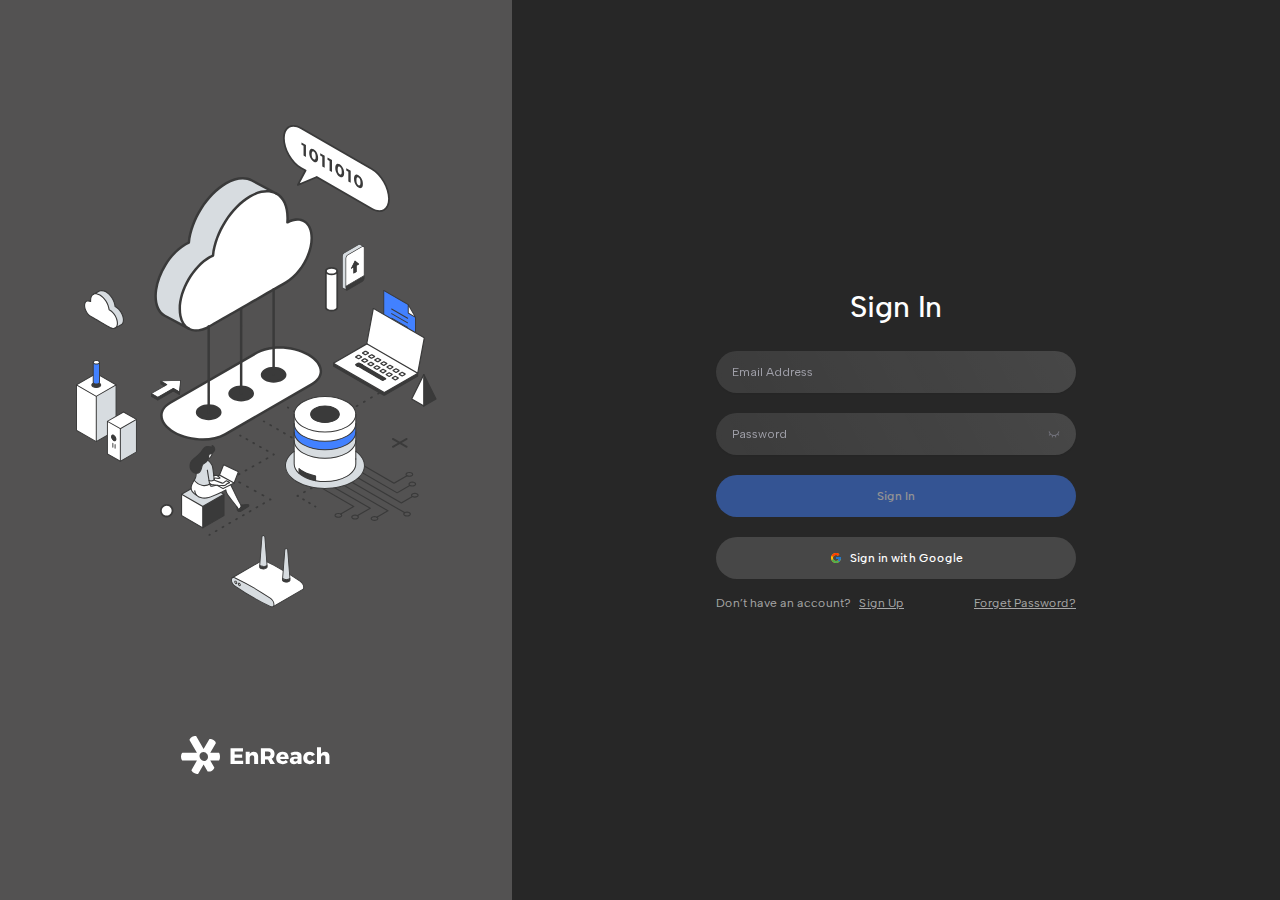
<file: index.html>
<!DOCTYPE html><html lang="en" class="dark __variable_a363ed __variable_527988 font-AlbertSans"><head><meta charSet="utf-8"/><meta name="viewport" content="width=device-width, initial-scale=1"/><link rel="preload" href="/_next/static/media/0ecabae3741772cf-s.p.woff2" as="font" crossorigin="" type="font/woff2"/><link rel="preload" href="/_next/static/media/4925d09c11582bcd-s.p.woff2" as="font" crossorigin="" type="font/woff2"/><link rel="stylesheet" href="/_next/static/css/b4237bc012913913.css" data-precedence="next"/><link rel="stylesheet" href="/_next/static/css/da5e6adbdcb919f5.css" data-precedence="next"/><link rel="preload" as="script" fetchPriority="low" href="/_next/static/chunks/webpack-22097c3716241d64.js"/><script src="/_next/static/chunks/d9f4864b-ddeff2b94d0ea127.js" async=""></script><script src="/_next/static/chunks/331-6b1ba42ce22cdb4b.js" async=""></script><script src="/_next/static/chunks/main-app-c6d91721b7dd5a45.js" async=""></script><script src="/_next/static/chunks/6dc81886-f9294a3e8db3c3ab.js" async=""></script><script src="/_next/static/chunks/b76b5f49-e6abf4931e9e64e2.js" async=""></script><script src="/_next/static/chunks/efedfc4a-efd29969ffb4dba2.js" async=""></script><script src="/_next/static/chunks/4918df7f-e3247cd2e729a878.js" async=""></script><script src="/_next/static/chunks/e9700330-2d1b9c8a294deb1e.js" async=""></script><script src="/_next/static/chunks/94cf3c84-c52709fa7c6146fe.js" async=""></script><script src="/_next/static/chunks/fe0a3d05-7796a8f94e95201c.js" async=""></script><script src="/_next/static/chunks/43abe07a-f251e6095452d747.js" async=""></script><script src="/_next/static/chunks/59453ef0-d885f3bad6954ac6.js" async=""></script><script src="/_next/static/chunks/eb396988-b28bf2e62a93f6e7.js" async=""></script><script src="/_next/static/chunks/8f130de0-c10303eb56e85807.js" async=""></script><script src="/_next/static/chunks/1b7bc3a5-9b95d2ecaeb9ef60.js" async=""></script><script src="/_next/static/chunks/510-89d92b0a04fe4c78.js" async=""></script><script src="/_next/static/chunks/450-e9b18c5bd5a9ced5.js" async=""></script><script src="/_next/static/chunks/832-400aa01cddefd0d5.js" async=""></script><script src="/_next/static/chunks/538-59d5976ea1cb453e.js" async=""></script><script src="/_next/static/chunks/477-d53390e494b65e01.js" async=""></script><script src="/_next/static/chunks/369-b0a833daba1aa487.js" async=""></script><script src="/_next/static/chunks/614-b1f0aee777c654aa.js" async=""></script><script src="/_next/static/chunks/805-315249d1c6495651.js" async=""></script><script src="/_next/static/chunks/608-44362f0d37038940.js" async=""></script><script src="/_next/static/chunks/290-7b198a4dd3378d73.js" async=""></script><script src="/_next/static/chunks/645-dd4aeb68ddfe9315.js" async=""></script><script src="/_next/static/chunks/90-ad813baa7f63e608.js" async=""></script><script src="/_next/static/chunks/app/page-87e78a1162057f8b.js" async=""></script><script src="/_next/static/chunks/b8bc3934-8e1304d220d7d44a.js" async=""></script><script src="/_next/static/chunks/d4a5793f-b6508c6c5bd72ede.js" async=""></script><script src="/_next/static/chunks/30-80fe72e5788857ca.js" async=""></script><script src="/_next/static/chunks/app/layout-089bc76ff3af2857.js" async=""></script><title>EnReach Dashboard</title><meta name="description" content="EnReach Dashboard"/><link rel="icon" href="/icon.svg?9cee49a518ab1594" type="image/svg+xml" sizes="any"/><meta name="next-size-adjust"/><script src="/_next/static/chunks/polyfills-42372ed130431b0a.js" noModule=""></script></head><body><script src="/_next/static/chunks/webpack-22097c3716241d64.js" async=""></script><script>(self.__next_f=self.__next_f||[]).push([0]);self.__next_f.push([2,null])</script><script>self.__next_f.push([1,"1:HL[\"/_next/static/media/0ecabae3741772cf-s.p.woff2\",\"font\",{\"crossOrigin\":\"\",\"type\":\"font/woff2\"}]\n2:HL[\"/_next/static/media/4925d09c11582bcd-s.p.woff2\",\"font\",{\"crossOrigin\":\"\",\"type\":\"font/woff2\"}]\n3:HL[\"/_next/static/css/b4237bc012913913.css\",\"style\"]\n4:HL[\"/_next/static/css/da5e6adbdcb919f5.css\",\"style\"]\n"])</script><script>self.__next_f.push([1,"5:I[93321,[],\"\"]\n7:I[87521,[],\"ClientPageRoot\"]\n8:I[22181,[\"495\",\"static/chunks/6dc81886-f9294a3e8db3c3ab.js\",\"863\",\"static/chunks/b76b5f49-e6abf4931e9e64e2.js\",\"242\",\"static/chunks/efedfc4a-efd29969ffb4dba2.js\",\"720\",\"static/chunks/4918df7f-e3247cd2e729a878.js\",\"825\",\"static/chunks/e9700330-2d1b9c8a294deb1e.js\",\"364\",\"static/chunks/94cf3c84-c52709fa7c6146fe.js\",\"862\",\"static/chunks/fe0a3d05-7796a8f94e95201c.js\",\"404\",\"static/chunks/43abe07a-f251e6095452d747.js\",\"582\",\"static/chunks/59453ef0-d885f3bad6954ac6.js\",\"343\",\"static/chunks/eb396988-b28bf2e62a93f6e7.js\",\"885\",\"static/chunks/8f130de0-c10303eb56e85807.js\",\"679\",\"static/chunks/1b7bc3a5-9b95d2ecaeb9ef60.js\",\"510\",\"static/chunks/510-89d92b0a04fe4c78.js\",\"450\",\"static/chunks/450-e9b18c5bd5a9ced5.js\",\"832\",\"static/chunks/832-400aa01cddefd0d5.js\",\"538\",\"static/chunks/538-59d5976ea1cb453e.js\",\"477\",\"static/chunks/477-d53390e494b65e01.js\",\"369\",\"static/chunks/369-b0a833daba1aa487.js\",\"614\",\"static/chunks/614-b1f0aee777c654aa.js\",\"805\",\"static/chunks/805-315249d1c6495651.js\",\"608\",\"static/chunks/608-44362f0d37038940.js\",\"290\",\"static/chunks/290-7b198a4dd3378d73.js\",\"645\",\"static/chunks/645-dd4aeb68ddfe9315.js\",\"90\",\"static/chunks/90-ad813baa7f63e608.js\",\"931\",\"static/chunks/app/page-87e78a1162057f8b.js\"],\"default\",1]\n9:I[58782,[\"495\",\"static/chunks/6dc81886-f9294a3e8db3c3ab.js\",\"863\",\"static/chunks/b76b5f49-e6abf4931e9e64e2.js\",\"720\",\"static/chunks/4918df7f-e3247cd2e729a878.js\",\"717\",\"static/chunks/b8bc3934-8e1304d220d7d44a.js\",\"542\",\"static/chunks/d4a5793f-b6508c6c5bd72ede.js\",\"510\",\"static/chunks/510-89d92b0a04fe4c78.js\",\"450\",\"static/chunks/450-e9b18c5bd5a9ced5.js\",\"832\",\"static/chunks/832-400aa01cddefd0d5.js\",\"538\",\"static/chunks/538-59d5976ea1cb453e.js\",\"614\",\"static/chunks/614-b1f0aee777c654aa.js\",\"608\",\"static/chunks/608-44362f0d37038940.js\",\"30\",\"static/chunks/30-80fe72e5788857ca.js\",\"185\",\"static/chunks/app/layout-089bc76ff3af2857.js\"],\"PageLayout\"]\na:I[94964,[],\"\"]\nb:I[728,[],\"\"]\nd:I[98537,[],\"\"]\ne:[]\n"])</script><script>self.__next_f.push([1,"0:[\"$\",\"$L5\",null,{\"buildId\":\"9wqFsjb_Uwiw01riO6ksT\",\"assetPrefix\":\"\",\"urlParts\":[\"\",\"\"],\"initialTree\":[\"\",{\"children\":[\"__PAGE__\",{}]},\"$undefined\",\"$undefined\",true],\"initialSeedData\":[\"\",{\"children\":[\"__PAGE__\",{},[[\"$L6\",[\"$\",\"$L7\",null,{\"props\":{\"params\":{},\"searchParams\":{}},\"Component\":\"$8\"}],null],null],null]},[[[[\"$\",\"link\",\"0\",{\"rel\":\"stylesheet\",\"href\":\"/_next/static/css/b4237bc012913913.css\",\"precedence\":\"next\",\"crossOrigin\":\"$undefined\"}],[\"$\",\"link\",\"1\",{\"rel\":\"stylesheet\",\"href\":\"/_next/static/css/da5e6adbdcb919f5.css\",\"precedence\":\"next\",\"crossOrigin\":\"$undefined\"}]],[\"$\",\"html\",null,{\"lang\":\"en\",\"className\":\"dark __variable_a363ed __variable_527988 font-AlbertSans\",\"children\":[[\"$\",\"head\",null,{}],[\"$\",\"body\",null,{\"children\":[\"$\",\"$L9\",null,{\"children\":[\"$\",\"$La\",null,{\"parallelRouterKey\":\"children\",\"segmentPath\":[\"children\"],\"error\":\"$undefined\",\"errorStyles\":\"$undefined\",\"errorScripts\":\"$undefined\",\"template\":[\"$\",\"$Lb\",null,{}],\"templateStyles\":\"$undefined\",\"templateScripts\":\"$undefined\",\"notFound\":[[\"$\",\"title\",null,{\"children\":\"404: This page could not be found.\"}],[\"$\",\"div\",null,{\"style\":{\"fontFamily\":\"system-ui,\\\"Segoe UI\\\",Roboto,Helvetica,Arial,sans-serif,\\\"Apple Color Emoji\\\",\\\"Segoe UI Emoji\\\"\",\"height\":\"100vh\",\"textAlign\":\"center\",\"display\":\"flex\",\"flexDirection\":\"column\",\"alignItems\":\"center\",\"justifyContent\":\"center\"},\"children\":[\"$\",\"div\",null,{\"children\":[[\"$\",\"style\",null,{\"dangerouslySetInnerHTML\":{\"__html\":\"body{color:#000;background:#fff;margin:0}.next-error-h1{border-right:1px solid rgba(0,0,0,.3)}@media (prefers-color-scheme:dark){body{color:#fff;background:#000}.next-error-h1{border-right:1px solid rgba(255,255,255,.3)}}\"}}],[\"$\",\"h1\",null,{\"className\":\"next-error-h1\",\"style\":{\"display\":\"inline-block\",\"margin\":\"0 20px 0 0\",\"padding\":\"0 23px 0 0\",\"fontSize\":24,\"fontWeight\":500,\"verticalAlign\":\"top\",\"lineHeight\":\"49px\"},\"children\":\"404\"}],[\"$\",\"div\",null,{\"style\":{\"display\":\"inline-block\"},\"children\":[\"$\",\"h2\",null,{\"style\":{\"fontSize\":14,\"fontWeight\":400,\"lineHeight\":\"49px\",\"margin\":0},\"children\":\"This page could not be found.\"}]}]]}]}]],\"notFoundStyles\":[]}]}]}]]}]],null],null],\"couldBeIntercepted\":false,\"initialHead\":[null,\"$Lc\"],\"globalErrorComponent\":\"$d\",\"missingSlots\":\"$We\"}]\n"])</script><script>self.__next_f.push([1,"c:[[\"$\",\"meta\",\"0\",{\"name\":\"viewport\",\"content\":\"width=device-width, initial-scale=1\"}],[\"$\",\"meta\",\"1\",{\"charSet\":\"utf-8\"}],[\"$\",\"title\",\"2\",{\"children\":\"EnReach Dashboard\"}],[\"$\",\"meta\",\"3\",{\"name\":\"description\",\"content\":\"EnReach Dashboard\"}],[\"$\",\"link\",\"4\",{\"rel\":\"icon\",\"href\":\"/icon.svg?9cee49a518ab1594\",\"type\":\"image/svg+xml\",\"sizes\":\"any\"}],[\"$\",\"meta\",\"5\",{\"name\":\"next-size-adjust\"}]]\n6:null\n"])</script></body></html>
</file>
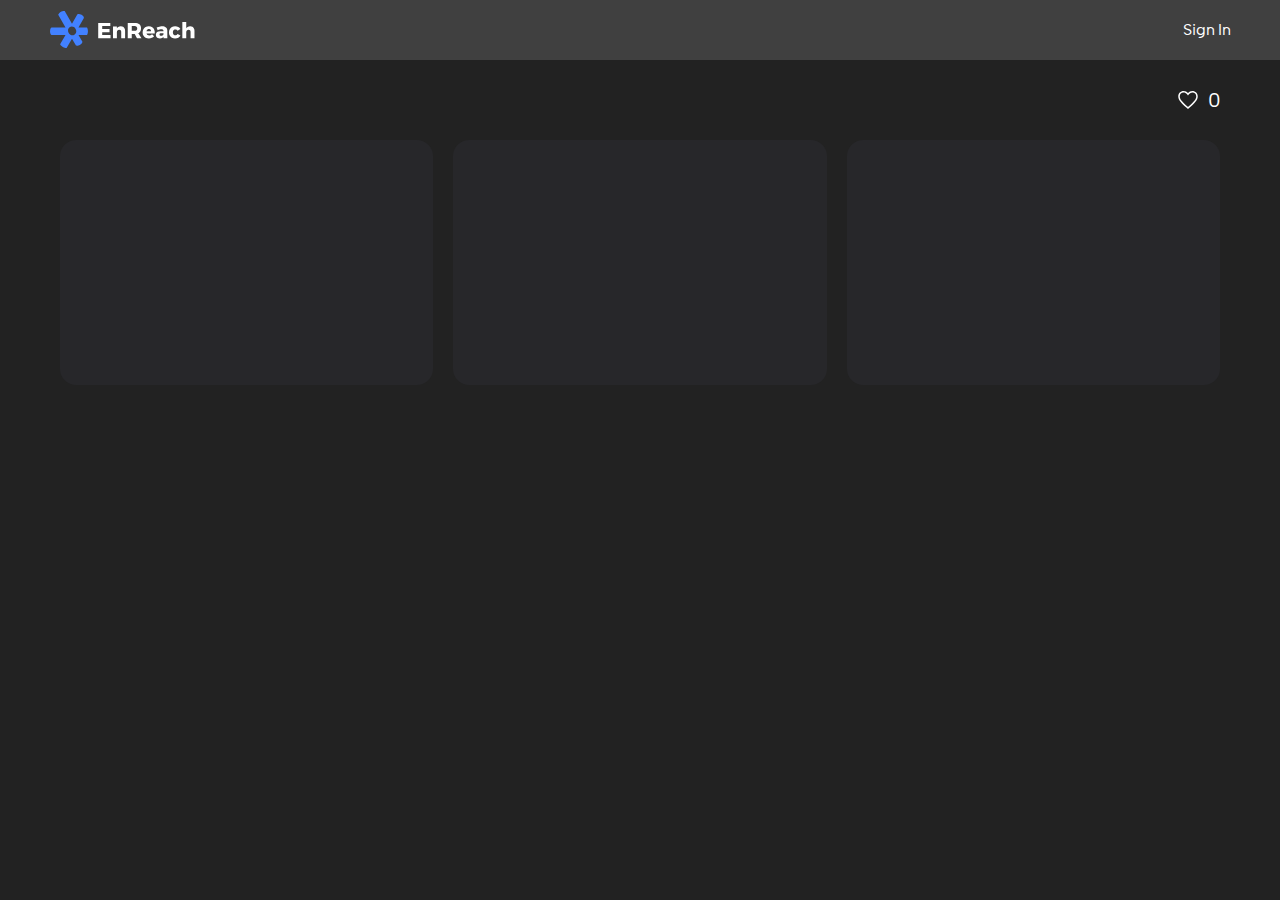
<file: displayCartoon.html>
<!DOCTYPE html><html lang="en" class="dark __variable_a363ed __variable_527988 font-AlbertSans"><head><meta charSet="utf-8"/><meta name="viewport" content="width=device-width, initial-scale=1"/><link rel="preload" href="/_next/static/media/0ecabae3741772cf-s.p.woff2" as="font" crossorigin="" type="font/woff2"/><link rel="preload" href="/_next/static/media/4925d09c11582bcd-s.p.woff2" as="font" crossorigin="" type="font/woff2"/><link rel="stylesheet" href="/_next/static/css/b4237bc012913913.css" data-precedence="next"/><link rel="stylesheet" href="/_next/static/css/da5e6adbdcb919f5.css" data-precedence="next"/><link rel="preload" as="script" fetchPriority="low" href="/_next/static/chunks/webpack-22097c3716241d64.js"/><script src="/_next/static/chunks/d9f4864b-ddeff2b94d0ea127.js" async=""></script><script src="/_next/static/chunks/331-6b1ba42ce22cdb4b.js" async=""></script><script src="/_next/static/chunks/main-app-c6d91721b7dd5a45.js" async=""></script><script src="/_next/static/chunks/6dc81886-f9294a3e8db3c3ab.js" async=""></script><script src="/_next/static/chunks/b76b5f49-e6abf4931e9e64e2.js" async=""></script><script src="/_next/static/chunks/efedfc4a-efd29969ffb4dba2.js" async=""></script><script src="/_next/static/chunks/4918df7f-e3247cd2e729a878.js" async=""></script><script src="/_next/static/chunks/43abe07a-f251e6095452d747.js" async=""></script><script src="/_next/static/chunks/59453ef0-d885f3bad6954ac6.js" async=""></script><script src="/_next/static/chunks/510-89d92b0a04fe4c78.js" async=""></script><script src="/_next/static/chunks/450-e9b18c5bd5a9ced5.js" async=""></script><script src="/_next/static/chunks/832-400aa01cddefd0d5.js" async=""></script><script src="/_next/static/chunks/477-d53390e494b65e01.js" async=""></script><script src="/_next/static/chunks/290-7b198a4dd3378d73.js" async=""></script><script src="/_next/static/chunks/90-ad813baa7f63e608.js" async=""></script><script src="/_next/static/chunks/app/displayCartoon/page-2452f5cee036284d.js" async=""></script><script src="/_next/static/chunks/b8bc3934-8e1304d220d7d44a.js" async=""></script><script src="/_next/static/chunks/d4a5793f-b6508c6c5bd72ede.js" async=""></script><script src="/_next/static/chunks/538-59d5976ea1cb453e.js" async=""></script><script src="/_next/static/chunks/614-b1f0aee777c654aa.js" async=""></script><script src="/_next/static/chunks/608-44362f0d37038940.js" async=""></script><script src="/_next/static/chunks/30-80fe72e5788857ca.js" async=""></script><script src="/_next/static/chunks/app/layout-089bc76ff3af2857.js" async=""></script><title>EnReach Dashboard</title><meta name="description" content="EnReach Dashboard"/><link rel="icon" href="/icon.svg?9cee49a518ab1594" type="image/svg+xml" sizes="any"/><meta name="next-size-adjust"/><script src="/_next/static/chunks/polyfills-42372ed130431b0a.js" noModule=""></script></head><body><script src="/_next/static/chunks/webpack-22097c3716241d64.js" async=""></script><script>(self.__next_f=self.__next_f||[]).push([0]);self.__next_f.push([2,null])</script><script>self.__next_f.push([1,"1:HL[\"/_next/static/media/0ecabae3741772cf-s.p.woff2\",\"font\",{\"crossOrigin\":\"\",\"type\":\"font/woff2\"}]\n2:HL[\"/_next/static/media/4925d09c11582bcd-s.p.woff2\",\"font\",{\"crossOrigin\":\"\",\"type\":\"font/woff2\"}]\n3:HL[\"/_next/static/css/b4237bc012913913.css\",\"style\"]\n4:HL[\"/_next/static/css/da5e6adbdcb919f5.css\",\"style\"]\n"])</script><script>self.__next_f.push([1,"5:I[93321,[],\"\"]\n7:I[87521,[],\"ClientPageRoot\"]\n8:I[65242,[\"495\",\"static/chunks/6dc81886-f9294a3e8db3c3ab.js\",\"863\",\"static/chunks/b76b5f49-e6abf4931e9e64e2.js\",\"242\",\"static/chunks/efedfc4a-efd29969ffb4dba2.js\",\"720\",\"static/chunks/4918df7f-e3247cd2e729a878.js\",\"404\",\"static/chunks/43abe07a-f251e6095452d747.js\",\"582\",\"static/chunks/59453ef0-d885f3bad6954ac6.js\",\"510\",\"static/chunks/510-89d92b0a04fe4c78.js\",\"450\",\"static/chunks/450-e9b18c5bd5a9ced5.js\",\"832\",\"static/chunks/832-400aa01cddefd0d5.js\",\"477\",\"static/chunks/477-d53390e494b65e01.js\",\"290\",\"static/chunks/290-7b198a4dd3378d73.js\",\"90\",\"static/chunks/90-ad813baa7f63e608.js\",\"161\",\"static/chunks/app/displayCartoon/page-2452f5cee036284d.js\"],\"default\",1]\n9:I[94964,[],\"\"]\na:I[728,[],\"\"]\nb:I[58782,[\"495\",\"static/chunks/6dc81886-f9294a3e8db3c3ab.js\",\"863\",\"static/chunks/b76b5f49-e6abf4931e9e64e2.js\",\"720\",\"static/chunks/4918df7f-e3247cd2e729a878.js\",\"717\",\"static/chunks/b8bc3934-8e1304d220d7d44a.js\",\"542\",\"static/chunks/d4a5793f-b6508c6c5bd72ede.js\",\"510\",\"static/chunks/510-89d92b0a04fe4c78.js\",\"450\",\"static/chunks/450-e9b18c5bd5a9ced5.js\",\"832\",\"static/chunks/832-400aa01cddefd0d5.js\",\"538\",\"static/chunks/538-59d5976ea1cb453e.js\",\"614\",\"static/chunks/614-b1f0aee777c654aa.js\",\"608\",\"static/chunks/608-44362f0d37038940.js\",\"30\",\"static/chunks/30-80fe72e5788857ca.js\",\"185\",\"static/chunks/app/layout-089bc76ff3af2857.js\"],\"PageLayout\"]\nd:I[98537,[],\"\"]\ne:[]\n"])</script><script>self.__next_f.push([1,"0:[\"$\",\"$L5\",null,{\"buildId\":\"9wqFsjb_Uwiw01riO6ksT\",\"assetPrefix\":\"\",\"urlParts\":[\"\",\"displayCartoon\"],\"initialTree\":[\"\",{\"children\":[\"displayCartoon\",{\"children\":[\"__PAGE__\",{}]}]},\"$undefined\",\"$undefined\",true],\"initialSeedData\":[\"\",{\"children\":[\"displayCartoon\",{\"children\":[\"__PAGE__\",{},[[\"$L6\",[\"$\",\"$L7\",null,{\"props\":{\"params\":{},\"searchParams\":{}},\"Component\":\"$8\"}],null],null],null]},[null,[\"$\",\"$L9\",null,{\"parallelRouterKey\":\"children\",\"segmentPath\":[\"children\",\"displayCartoon\",\"children\"],\"error\":\"$undefined\",\"errorStyles\":\"$undefined\",\"errorScripts\":\"$undefined\",\"template\":[\"$\",\"$La\",null,{}],\"templateStyles\":\"$undefined\",\"templateScripts\":\"$undefined\",\"notFound\":\"$undefined\",\"notFoundStyles\":\"$undefined\"}]],null]},[[[[\"$\",\"link\",\"0\",{\"rel\":\"stylesheet\",\"href\":\"/_next/static/css/b4237bc012913913.css\",\"precedence\":\"next\",\"crossOrigin\":\"$undefined\"}],[\"$\",\"link\",\"1\",{\"rel\":\"stylesheet\",\"href\":\"/_next/static/css/da5e6adbdcb919f5.css\",\"precedence\":\"next\",\"crossOrigin\":\"$undefined\"}]],[\"$\",\"html\",null,{\"lang\":\"en\",\"className\":\"dark __variable_a363ed __variable_527988 font-AlbertSans\",\"children\":[[\"$\",\"head\",null,{}],[\"$\",\"body\",null,{\"children\":[\"$\",\"$Lb\",null,{\"children\":[\"$\",\"$L9\",null,{\"parallelRouterKey\":\"children\",\"segmentPath\":[\"children\"],\"error\":\"$undefined\",\"errorStyles\":\"$undefined\",\"errorScripts\":\"$undefined\",\"template\":[\"$\",\"$La\",null,{}],\"templateStyles\":\"$undefined\",\"templateScripts\":\"$undefined\",\"notFound\":[[\"$\",\"title\",null,{\"children\":\"404: This page could not be found.\"}],[\"$\",\"div\",null,{\"style\":{\"fontFamily\":\"system-ui,\\\"Segoe UI\\\",Roboto,Helvetica,Arial,sans-serif,\\\"Apple Color Emoji\\\",\\\"Segoe UI Emoji\\\"\",\"height\":\"100vh\",\"textAlign\":\"center\",\"display\":\"flex\",\"flexDirection\":\"column\",\"alignItems\":\"center\",\"justifyContent\":\"center\"},\"children\":[\"$\",\"div\",null,{\"children\":[[\"$\",\"style\",null,{\"dangerouslySetInnerHTML\":{\"__html\":\"body{color:#000;background:#fff;margin:0}.next-error-h1{border-right:1px solid rgba(0,0,0,.3)}@media (prefers-color-scheme:dark){body{color:#fff;background:#000}.next-error-h1{border-right:1px solid rgba(255,255,255,.3)}}\"}}],[\"$\",\"h1\",null,{\"className\":\"next-error-h1\",\"style\":{\"display\":\"inline-block\",\"margin\":\"0 20px 0 0\",\"padding\":\"0 23px 0 0\",\"fontSize\":24,\"fontWeight\":500,\"verticalAlign\":\"top\",\"lineHeight\":\"49px\"},\"children\":\"404\"}],[\"$\",\"div\",null,{\"style\":{\"display\":\"inline-block\"},\"children\":[\"$\",\"h2\",null,{\"style\":{\"fontSize\":14,\"fontWeight\":400,\"lineHeight\":\"49px\",\"margin\":0},\"children\":\"This page could not be found.\"}]}]]}]}]],\"notFoundStyles\":[]}]}]}]]}]],null],null],\"couldBeIntercepted\":false,\"initialHead\":[null,\"$Lc\"],\"globalErrorComponent\":\"$d\",\"missingSlots\":\"$We\"}]\n"])</script><script>self.__next_f.push([1,"c:[[\"$\",\"meta\",\"0\",{\"name\":\"viewport\",\"content\":\"width=device-width, initial-scale=1\"}],[\"$\",\"meta\",\"1\",{\"charSet\":\"utf-8\"}],[\"$\",\"title\",\"2\",{\"children\":\"EnReach Dashboard\"}],[\"$\",\"meta\",\"3\",{\"name\":\"description\",\"content\":\"EnReach Dashboard\"}],[\"$\",\"link\",\"4\",{\"rel\":\"icon\",\"href\":\"/icon.svg?9cee49a518ab1594\",\"type\":\"image/svg+xml\",\"sizes\":\"any\"}],[\"$\",\"meta\",\"5\",{\"name\":\"next-size-adjust\"}]]\n6:null\n"])</script></body></html>
</file>
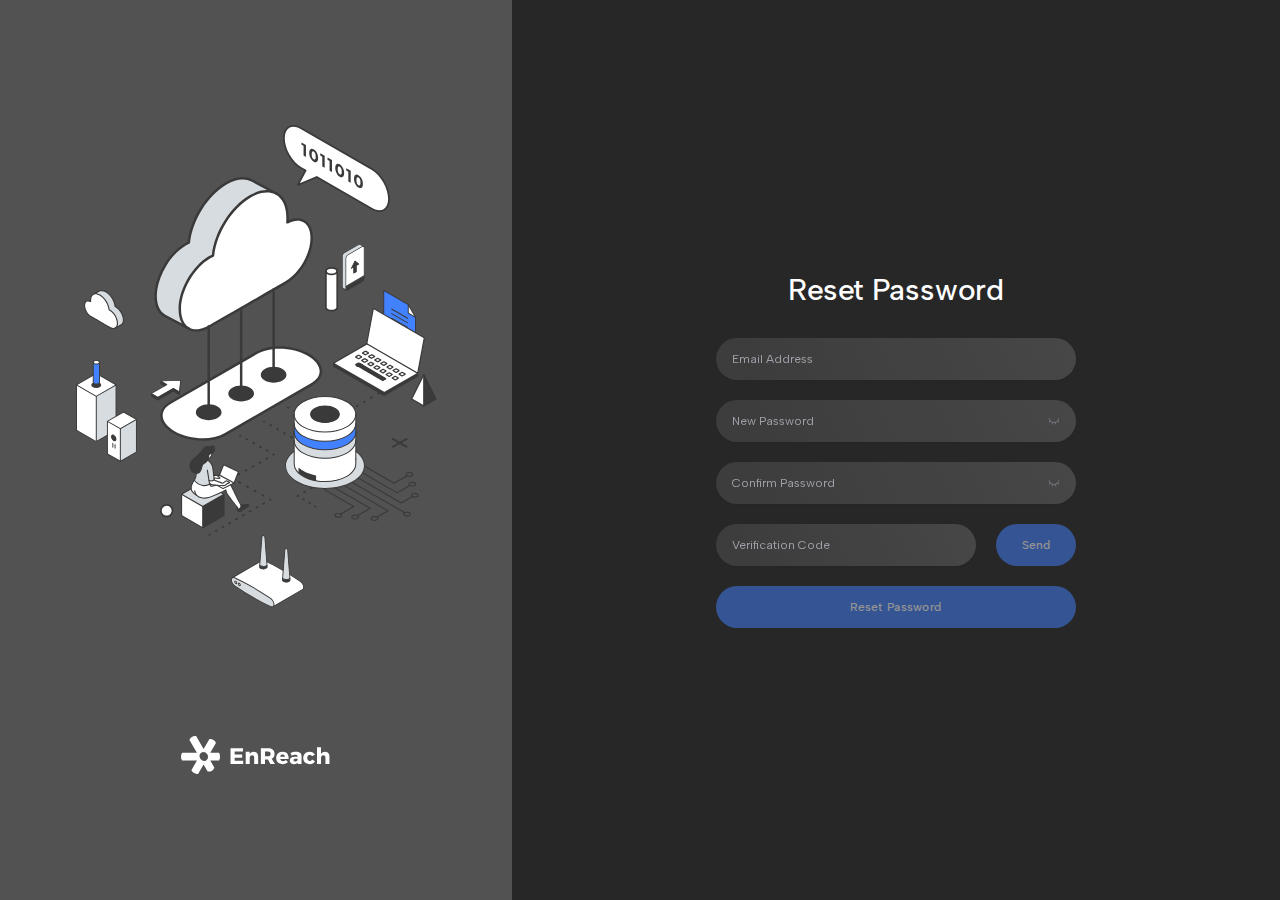
<file: reset.html>
<!DOCTYPE html><html lang="en" class="dark __variable_a363ed __variable_527988 font-AlbertSans"><head><meta charSet="utf-8"/><meta name="viewport" content="width=device-width, initial-scale=1"/><link rel="preload" href="/_next/static/media/0ecabae3741772cf-s.p.woff2" as="font" crossorigin="" type="font/woff2"/><link rel="preload" href="/_next/static/media/4925d09c11582bcd-s.p.woff2" as="font" crossorigin="" type="font/woff2"/><link rel="stylesheet" href="/_next/static/css/b4237bc012913913.css" data-precedence="next"/><link rel="stylesheet" href="/_next/static/css/da5e6adbdcb919f5.css" data-precedence="next"/><link rel="preload" as="script" fetchPriority="low" href="/_next/static/chunks/webpack-22097c3716241d64.js"/><script src="/_next/static/chunks/d9f4864b-ddeff2b94d0ea127.js" async=""></script><script src="/_next/static/chunks/331-6b1ba42ce22cdb4b.js" async=""></script><script src="/_next/static/chunks/main-app-c6d91721b7dd5a45.js" async=""></script><script src="/_next/static/chunks/6dc81886-f9294a3e8db3c3ab.js" async=""></script><script src="/_next/static/chunks/b76b5f49-e6abf4931e9e64e2.js" async=""></script><script src="/_next/static/chunks/efedfc4a-efd29969ffb4dba2.js" async=""></script><script src="/_next/static/chunks/e9700330-2d1b9c8a294deb1e.js" async=""></script><script src="/_next/static/chunks/94cf3c84-c52709fa7c6146fe.js" async=""></script><script src="/_next/static/chunks/510-89d92b0a04fe4c78.js" async=""></script><script src="/_next/static/chunks/450-e9b18c5bd5a9ced5.js" async=""></script><script src="/_next/static/chunks/538-59d5976ea1cb453e.js" async=""></script><script src="/_next/static/chunks/477-d53390e494b65e01.js" async=""></script><script src="/_next/static/chunks/369-b0a833daba1aa487.js" async=""></script><script src="/_next/static/chunks/90-ad813baa7f63e608.js" async=""></script><script src="/_next/static/chunks/app/reset/page-e9addb16ab71c2f7.js" async=""></script><script src="/_next/static/chunks/4918df7f-e3247cd2e729a878.js" async=""></script><script src="/_next/static/chunks/b8bc3934-8e1304d220d7d44a.js" async=""></script><script src="/_next/static/chunks/d4a5793f-b6508c6c5bd72ede.js" async=""></script><script src="/_next/static/chunks/832-400aa01cddefd0d5.js" async=""></script><script src="/_next/static/chunks/614-b1f0aee777c654aa.js" async=""></script><script src="/_next/static/chunks/608-44362f0d37038940.js" async=""></script><script src="/_next/static/chunks/30-80fe72e5788857ca.js" async=""></script><script src="/_next/static/chunks/app/layout-089bc76ff3af2857.js" async=""></script><title>EnReach Dashboard</title><meta name="description" content="EnReach Dashboard"/><link rel="icon" href="/icon.svg?9cee49a518ab1594" type="image/svg+xml" sizes="any"/><meta name="next-size-adjust"/><script src="/_next/static/chunks/polyfills-42372ed130431b0a.js" noModule=""></script></head><body><script src="/_next/static/chunks/webpack-22097c3716241d64.js" async=""></script><script>(self.__next_f=self.__next_f||[]).push([0]);self.__next_f.push([2,null])</script><script>self.__next_f.push([1,"1:HL[\"/_next/static/media/0ecabae3741772cf-s.p.woff2\",\"font\",{\"crossOrigin\":\"\",\"type\":\"font/woff2\"}]\n2:HL[\"/_next/static/media/4925d09c11582bcd-s.p.woff2\",\"font\",{\"crossOrigin\":\"\",\"type\":\"font/woff2\"}]\n3:HL[\"/_next/static/css/b4237bc012913913.css\",\"style\"]\n4:HL[\"/_next/static/css/da5e6adbdcb919f5.css\",\"style\"]\n"])</script><script>self.__next_f.push([1,"5:I[93321,[],\"\"]\n7:I[87521,[],\"ClientPageRoot\"]\n8:I[18310,[\"495\",\"static/chunks/6dc81886-f9294a3e8db3c3ab.js\",\"863\",\"static/chunks/b76b5f49-e6abf4931e9e64e2.js\",\"242\",\"static/chunks/efedfc4a-efd29969ffb4dba2.js\",\"825\",\"static/chunks/e9700330-2d1b9c8a294deb1e.js\",\"364\",\"static/chunks/94cf3c84-c52709fa7c6146fe.js\",\"510\",\"static/chunks/510-89d92b0a04fe4c78.js\",\"450\",\"static/chunks/450-e9b18c5bd5a9ced5.js\",\"538\",\"static/chunks/538-59d5976ea1cb453e.js\",\"477\",\"static/chunks/477-d53390e494b65e01.js\",\"369\",\"static/chunks/369-b0a833daba1aa487.js\",\"90\",\"static/chunks/90-ad813baa7f63e608.js\",\"0\",\"static/chunks/app/reset/page-e9addb16ab71c2f7.js\"],\"default\",1]\n9:I[94964,[],\"\"]\na:I[728,[],\"\"]\nb:I[58782,[\"495\",\"static/chunks/6dc81886-f9294a3e8db3c3ab.js\",\"863\",\"static/chunks/b76b5f49-e6abf4931e9e64e2.js\",\"720\",\"static/chunks/4918df7f-e3247cd2e729a878.js\",\"717\",\"static/chunks/b8bc3934-8e1304d220d7d44a.js\",\"542\",\"static/chunks/d4a5793f-b6508c6c5bd72ede.js\",\"510\",\"static/chunks/510-89d92b0a04fe4c78.js\",\"450\",\"static/chunks/450-e9b18c5bd5a9ced5.js\",\"832\",\"static/chunks/832-400aa01cddefd0d5.js\",\"538\",\"static/chunks/538-59d5976ea1cb453e.js\",\"614\",\"static/chunks/614-b1f0aee777c654aa.js\",\"608\",\"static/chunks/608-44362f0d37038940.js\",\"30\",\"static/chunks/30-80fe72e5788857ca.js\",\"185\",\"static/chunks/app/layout-089bc76ff3af2857.js\"],\"PageLayout\"]\nd:I[98537,[],\"\"]\ne:[]\n"])</script><script>self.__next_f.push([1,"0:[\"$\",\"$L5\",null,{\"buildId\":\"9wqFsjb_Uwiw01riO6ksT\",\"assetPrefix\":\"\",\"urlParts\":[\"\",\"reset\"],\"initialTree\":[\"\",{\"children\":[\"reset\",{\"children\":[\"__PAGE__\",{}]}]},\"$undefined\",\"$undefined\",true],\"initialSeedData\":[\"\",{\"children\":[\"reset\",{\"children\":[\"__PAGE__\",{},[[\"$L6\",[\"$\",\"$L7\",null,{\"props\":{\"params\":{},\"searchParams\":{}},\"Component\":\"$8\"}],null],null],null]},[null,[\"$\",\"$L9\",null,{\"parallelRouterKey\":\"children\",\"segmentPath\":[\"children\",\"reset\",\"children\"],\"error\":\"$undefined\",\"errorStyles\":\"$undefined\",\"errorScripts\":\"$undefined\",\"template\":[\"$\",\"$La\",null,{}],\"templateStyles\":\"$undefined\",\"templateScripts\":\"$undefined\",\"notFound\":\"$undefined\",\"notFoundStyles\":\"$undefined\"}]],null]},[[[[\"$\",\"link\",\"0\",{\"rel\":\"stylesheet\",\"href\":\"/_next/static/css/b4237bc012913913.css\",\"precedence\":\"next\",\"crossOrigin\":\"$undefined\"}],[\"$\",\"link\",\"1\",{\"rel\":\"stylesheet\",\"href\":\"/_next/static/css/da5e6adbdcb919f5.css\",\"precedence\":\"next\",\"crossOrigin\":\"$undefined\"}]],[\"$\",\"html\",null,{\"lang\":\"en\",\"className\":\"dark __variable_a363ed __variable_527988 font-AlbertSans\",\"children\":[[\"$\",\"head\",null,{}],[\"$\",\"body\",null,{\"children\":[\"$\",\"$Lb\",null,{\"children\":[\"$\",\"$L9\",null,{\"parallelRouterKey\":\"children\",\"segmentPath\":[\"children\"],\"error\":\"$undefined\",\"errorStyles\":\"$undefined\",\"errorScripts\":\"$undefined\",\"template\":[\"$\",\"$La\",null,{}],\"templateStyles\":\"$undefined\",\"templateScripts\":\"$undefined\",\"notFound\":[[\"$\",\"title\",null,{\"children\":\"404: This page could not be found.\"}],[\"$\",\"div\",null,{\"style\":{\"fontFamily\":\"system-ui,\\\"Segoe UI\\\",Roboto,Helvetica,Arial,sans-serif,\\\"Apple Color Emoji\\\",\\\"Segoe UI Emoji\\\"\",\"height\":\"100vh\",\"textAlign\":\"center\",\"display\":\"flex\",\"flexDirection\":\"column\",\"alignItems\":\"center\",\"justifyContent\":\"center\"},\"children\":[\"$\",\"div\",null,{\"children\":[[\"$\",\"style\",null,{\"dangerouslySetInnerHTML\":{\"__html\":\"body{color:#000;background:#fff;margin:0}.next-error-h1{border-right:1px solid rgba(0,0,0,.3)}@media (prefers-color-scheme:dark){body{color:#fff;background:#000}.next-error-h1{border-right:1px solid rgba(255,255,255,.3)}}\"}}],[\"$\",\"h1\",null,{\"className\":\"next-error-h1\",\"style\":{\"display\":\"inline-block\",\"margin\":\"0 20px 0 0\",\"padding\":\"0 23px 0 0\",\"fontSize\":24,\"fontWeight\":500,\"verticalAlign\":\"top\",\"lineHeight\":\"49px\"},\"children\":\"404\"}],[\"$\",\"div\",null,{\"style\":{\"display\":\"inline-block\"},\"children\":[\"$\",\"h2\",null,{\"style\":{\"fontSize\":14,\"fontWeight\":400,\"lineHeight\":\"49px\",\"margin\":0},\"children\":\"This page could not be found.\"}]}]]}]}]],\"notFoundStyles\":[]}]}]}]]}]],null],null],\"couldBeIntercepted\":false,\"initialHead\":[null,\"$Lc\"],\"globalErrorComponent\":\"$d\",\"missingSlots\":\"$We\"}]\n"])</script><script>self.__next_f.push([1,"c:[[\"$\",\"meta\",\"0\",{\"name\":\"viewport\",\"content\":\"width=device-width, initial-scale=1\"}],[\"$\",\"meta\",\"1\",{\"charSet\":\"utf-8\"}],[\"$\",\"title\",\"2\",{\"children\":\"EnReach Dashboard\"}],[\"$\",\"meta\",\"3\",{\"name\":\"description\",\"content\":\"EnReach Dashboard\"}],[\"$\",\"link\",\"4\",{\"rel\":\"icon\",\"href\":\"/icon.svg?9cee49a518ab1594\",\"type\":\"image/svg+xml\",\"sizes\":\"any\"}],[\"$\",\"meta\",\"5\",{\"name\":\"next-size-adjust\"}]]\n6:null\n"])</script></body></html>
</file>
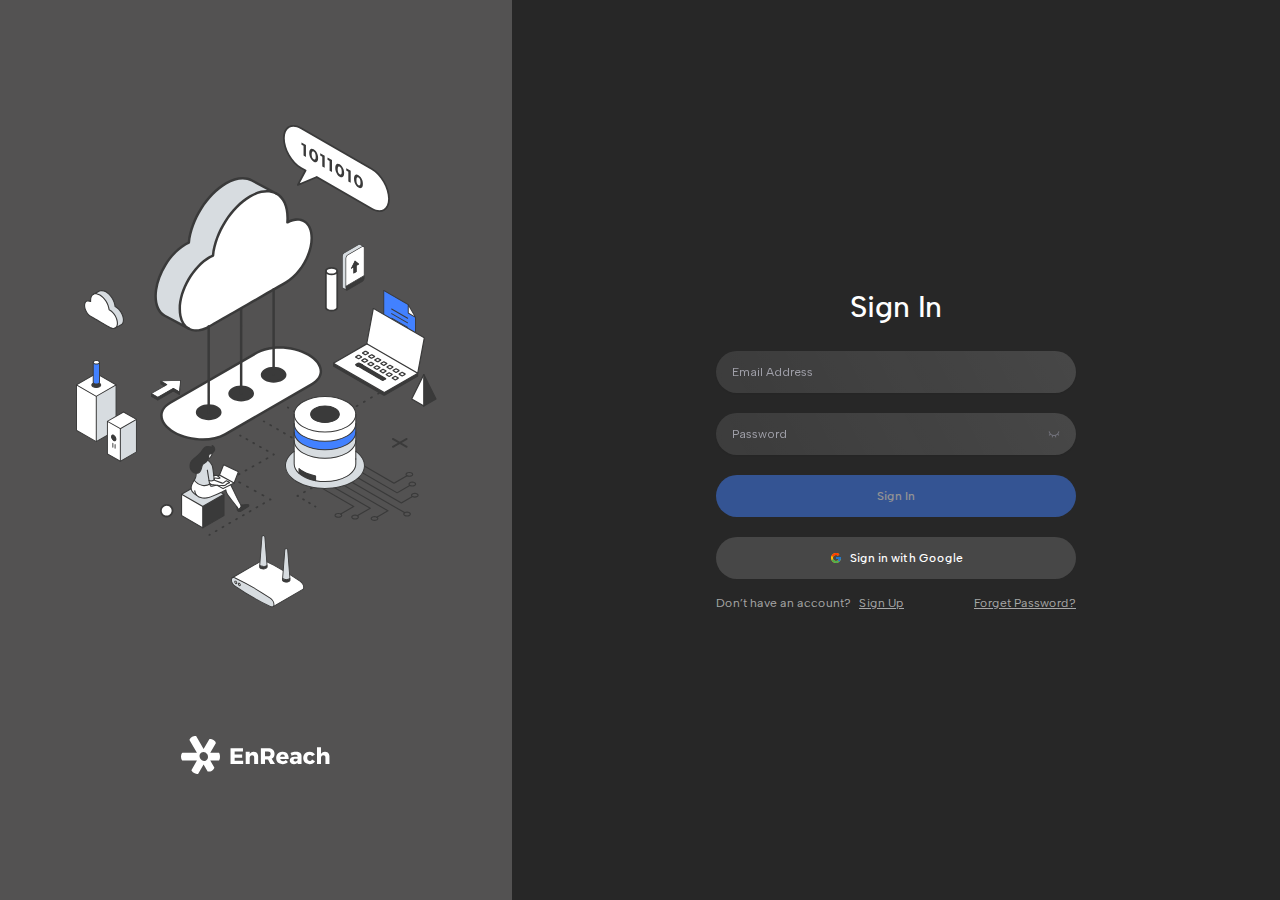
<file: signin.html>
<!DOCTYPE html><html lang="en" class="dark __variable_a363ed __variable_527988 font-AlbertSans"><head><meta charSet="utf-8"/><meta name="viewport" content="width=device-width, initial-scale=1"/><link rel="preload" href="/_next/static/media/0ecabae3741772cf-s.p.woff2" as="font" crossorigin="" type="font/woff2"/><link rel="preload" href="/_next/static/media/4925d09c11582bcd-s.p.woff2" as="font" crossorigin="" type="font/woff2"/><link rel="stylesheet" href="/_next/static/css/b4237bc012913913.css" data-precedence="next"/><link rel="stylesheet" href="/_next/static/css/da5e6adbdcb919f5.css" data-precedence="next"/><link rel="preload" as="script" fetchPriority="low" href="/_next/static/chunks/webpack-22097c3716241d64.js"/><script src="/_next/static/chunks/d9f4864b-ddeff2b94d0ea127.js" async=""></script><script src="/_next/static/chunks/331-6b1ba42ce22cdb4b.js" async=""></script><script src="/_next/static/chunks/main-app-c6d91721b7dd5a45.js" async=""></script><script src="/_next/static/chunks/6dc81886-f9294a3e8db3c3ab.js" async=""></script><script src="/_next/static/chunks/b76b5f49-e6abf4931e9e64e2.js" async=""></script><script src="/_next/static/chunks/efedfc4a-efd29969ffb4dba2.js" async=""></script><script src="/_next/static/chunks/4918df7f-e3247cd2e729a878.js" async=""></script><script src="/_next/static/chunks/e9700330-2d1b9c8a294deb1e.js" async=""></script><script src="/_next/static/chunks/94cf3c84-c52709fa7c6146fe.js" async=""></script><script src="/_next/static/chunks/fe0a3d05-7796a8f94e95201c.js" async=""></script><script src="/_next/static/chunks/510-89d92b0a04fe4c78.js" async=""></script><script src="/_next/static/chunks/450-e9b18c5bd5a9ced5.js" async=""></script><script src="/_next/static/chunks/832-400aa01cddefd0d5.js" async=""></script><script src="/_next/static/chunks/538-59d5976ea1cb453e.js" async=""></script><script src="/_next/static/chunks/477-d53390e494b65e01.js" async=""></script><script src="/_next/static/chunks/369-b0a833daba1aa487.js" async=""></script><script src="/_next/static/chunks/805-315249d1c6495651.js" async=""></script><script src="/_next/static/chunks/90-ad813baa7f63e608.js" async=""></script><script src="/_next/static/chunks/app/signin/page-c6699127fc471564.js" async=""></script><script src="/_next/static/chunks/b8bc3934-8e1304d220d7d44a.js" async=""></script><script src="/_next/static/chunks/d4a5793f-b6508c6c5bd72ede.js" async=""></script><script src="/_next/static/chunks/614-b1f0aee777c654aa.js" async=""></script><script src="/_next/static/chunks/608-44362f0d37038940.js" async=""></script><script src="/_next/static/chunks/30-80fe72e5788857ca.js" async=""></script><script src="/_next/static/chunks/app/layout-089bc76ff3af2857.js" async=""></script><title>EnReach Dashboard</title><meta name="description" content="EnReach Dashboard"/><link rel="icon" href="/icon.svg?9cee49a518ab1594" type="image/svg+xml" sizes="any"/><meta name="next-size-adjust"/><script src="/_next/static/chunks/polyfills-42372ed130431b0a.js" noModule=""></script></head><body><script src="/_next/static/chunks/webpack-22097c3716241d64.js" async=""></script><script>(self.__next_f=self.__next_f||[]).push([0]);self.__next_f.push([2,null])</script><script>self.__next_f.push([1,"1:HL[\"/_next/static/media/0ecabae3741772cf-s.p.woff2\",\"font\",{\"crossOrigin\":\"\",\"type\":\"font/woff2\"}]\n2:HL[\"/_next/static/media/4925d09c11582bcd-s.p.woff2\",\"font\",{\"crossOrigin\":\"\",\"type\":\"font/woff2\"}]\n3:HL[\"/_next/static/css/b4237bc012913913.css\",\"style\"]\n4:HL[\"/_next/static/css/da5e6adbdcb919f5.css\",\"style\"]\n"])</script><script>self.__next_f.push([1,"5:I[93321,[],\"\"]\n7:I[87521,[],\"ClientPageRoot\"]\n8:I[34160,[\"495\",\"static/chunks/6dc81886-f9294a3e8db3c3ab.js\",\"863\",\"static/chunks/b76b5f49-e6abf4931e9e64e2.js\",\"242\",\"static/chunks/efedfc4a-efd29969ffb4dba2.js\",\"720\",\"static/chunks/4918df7f-e3247cd2e729a878.js\",\"825\",\"static/chunks/e9700330-2d1b9c8a294deb1e.js\",\"364\",\"static/chunks/94cf3c84-c52709fa7c6146fe.js\",\"862\",\"static/chunks/fe0a3d05-7796a8f94e95201c.js\",\"510\",\"static/chunks/510-89d92b0a04fe4c78.js\",\"450\",\"static/chunks/450-e9b18c5bd5a9ced5.js\",\"832\",\"static/chunks/832-400aa01cddefd0d5.js\",\"538\",\"static/chunks/538-59d5976ea1cb453e.js\",\"477\",\"static/chunks/477-d53390e494b65e01.js\",\"369\",\"static/chunks/369-b0a833daba1aa487.js\",\"805\",\"static/chunks/805-315249d1c6495651.js\",\"90\",\"static/chunks/90-ad813baa7f63e608.js\",\"281\",\"static/chunks/app/signin/page-c6699127fc471564.js\"],\"default\",1]\n9:I[94964,[],\"\"]\na:I[728,[],\"\"]\nb:I[58782,[\"495\",\"static/chunks/6dc81886-f9294a3e8db3c3ab.js\",\"863\",\"static/chunks/b76b5f49-e6abf4931e9e64e2.js\",\"720\",\"static/chunks/4918df7f-e3247cd2e729a878.js\",\"717\",\"static/chunks/b8bc3934-8e1304d220d7d44a.js\",\"542\",\"static/chunks/d4a5793f-b6508c6c5bd72ede.js\",\"510\",\"static/chunks/510-89d92b0a04fe4c78.js\",\"450\",\"static/chunks/450-e9b18c5bd5a9ced5.js\",\"832\",\"static/chunks/832-400aa01cddefd0d5.js\",\"538\",\"static/chunks/538-59d5976ea1cb453e.js\",\"614\",\"static/chunks/614-b1f0aee777c654aa.js\",\"608\",\"static/chunks/608-44362f0d37038940.js\",\"30\",\"static/chunks/30-80fe72e5788857ca.js\",\"185\",\"static/chunks/app/layout-089bc76ff3af2857.js\"],\"PageLayout\"]\nd:I[98537,[],\"\"]\ne:[]\n"])</script><script>self.__next_f.push([1,"0:[\"$\",\"$L5\",null,{\"buildId\":\"9wqFsjb_Uwiw01riO6ksT\",\"assetPrefix\":\"\",\"urlParts\":[\"\",\"signin\"],\"initialTree\":[\"\",{\"children\":[\"signin\",{\"children\":[\"__PAGE__\",{}]}]},\"$undefined\",\"$undefined\",true],\"initialSeedData\":[\"\",{\"children\":[\"signin\",{\"children\":[\"__PAGE__\",{},[[\"$L6\",[\"$\",\"$L7\",null,{\"props\":{\"params\":{},\"searchParams\":{}},\"Component\":\"$8\"}],null],null],null]},[null,[\"$\",\"$L9\",null,{\"parallelRouterKey\":\"children\",\"segmentPath\":[\"children\",\"signin\",\"children\"],\"error\":\"$undefined\",\"errorStyles\":\"$undefined\",\"errorScripts\":\"$undefined\",\"template\":[\"$\",\"$La\",null,{}],\"templateStyles\":\"$undefined\",\"templateScripts\":\"$undefined\",\"notFound\":\"$undefined\",\"notFoundStyles\":\"$undefined\"}]],null]},[[[[\"$\",\"link\",\"0\",{\"rel\":\"stylesheet\",\"href\":\"/_next/static/css/b4237bc012913913.css\",\"precedence\":\"next\",\"crossOrigin\":\"$undefined\"}],[\"$\",\"link\",\"1\",{\"rel\":\"stylesheet\",\"href\":\"/_next/static/css/da5e6adbdcb919f5.css\",\"precedence\":\"next\",\"crossOrigin\":\"$undefined\"}]],[\"$\",\"html\",null,{\"lang\":\"en\",\"className\":\"dark __variable_a363ed __variable_527988 font-AlbertSans\",\"children\":[[\"$\",\"head\",null,{}],[\"$\",\"body\",null,{\"children\":[\"$\",\"$Lb\",null,{\"children\":[\"$\",\"$L9\",null,{\"parallelRouterKey\":\"children\",\"segmentPath\":[\"children\"],\"error\":\"$undefined\",\"errorStyles\":\"$undefined\",\"errorScripts\":\"$undefined\",\"template\":[\"$\",\"$La\",null,{}],\"templateStyles\":\"$undefined\",\"templateScripts\":\"$undefined\",\"notFound\":[[\"$\",\"title\",null,{\"children\":\"404: This page could not be found.\"}],[\"$\",\"div\",null,{\"style\":{\"fontFamily\":\"system-ui,\\\"Segoe UI\\\",Roboto,Helvetica,Arial,sans-serif,\\\"Apple Color Emoji\\\",\\\"Segoe UI Emoji\\\"\",\"height\":\"100vh\",\"textAlign\":\"center\",\"display\":\"flex\",\"flexDirection\":\"column\",\"alignItems\":\"center\",\"justifyContent\":\"center\"},\"children\":[\"$\",\"div\",null,{\"children\":[[\"$\",\"style\",null,{\"dangerouslySetInnerHTML\":{\"__html\":\"body{color:#000;background:#fff;margin:0}.next-error-h1{border-right:1px solid rgba(0,0,0,.3)}@media (prefers-color-scheme:dark){body{color:#fff;background:#000}.next-error-h1{border-right:1px solid rgba(255,255,255,.3)}}\"}}],[\"$\",\"h1\",null,{\"className\":\"next-error-h1\",\"style\":{\"display\":\"inline-block\",\"margin\":\"0 20px 0 0\",\"padding\":\"0 23px 0 0\",\"fontSize\":24,\"fontWeight\":500,\"verticalAlign\":\"top\",\"lineHeight\":\"49px\"},\"children\":\"404\"}],[\"$\",\"div\",null,{\"style\":{\"display\":\"inline-block\"},\"children\":[\"$\",\"h2\",null,{\"style\":{\"fontSize\":14,\"fontWeight\":400,\"lineHeight\":\"49px\",\"margin\":0},\"children\":\"This page could not be found.\"}]}]]}]}]],\"notFoundStyles\":[]}]}]}]]}]],null],null],\"couldBeIntercepted\":false,\"initialHead\":[null,\"$Lc\"],\"globalErrorComponent\":\"$d\",\"missingSlots\":\"$We\"}]\n"])</script><script>self.__next_f.push([1,"c:[[\"$\",\"meta\",\"0\",{\"name\":\"viewport\",\"content\":\"width=device-width, initial-scale=1\"}],[\"$\",\"meta\",\"1\",{\"charSet\":\"utf-8\"}],[\"$\",\"title\",\"2\",{\"children\":\"EnReach Dashboard\"}],[\"$\",\"meta\",\"3\",{\"name\":\"description\",\"content\":\"EnReach Dashboard\"}],[\"$\",\"link\",\"4\",{\"rel\":\"icon\",\"href\":\"/icon.svg?9cee49a518ab1594\",\"type\":\"image/svg+xml\",\"sizes\":\"any\"}],[\"$\",\"meta\",\"5\",{\"name\":\"next-size-adjust\"}]]\n6:null\n"])</script></body></html>
</file>
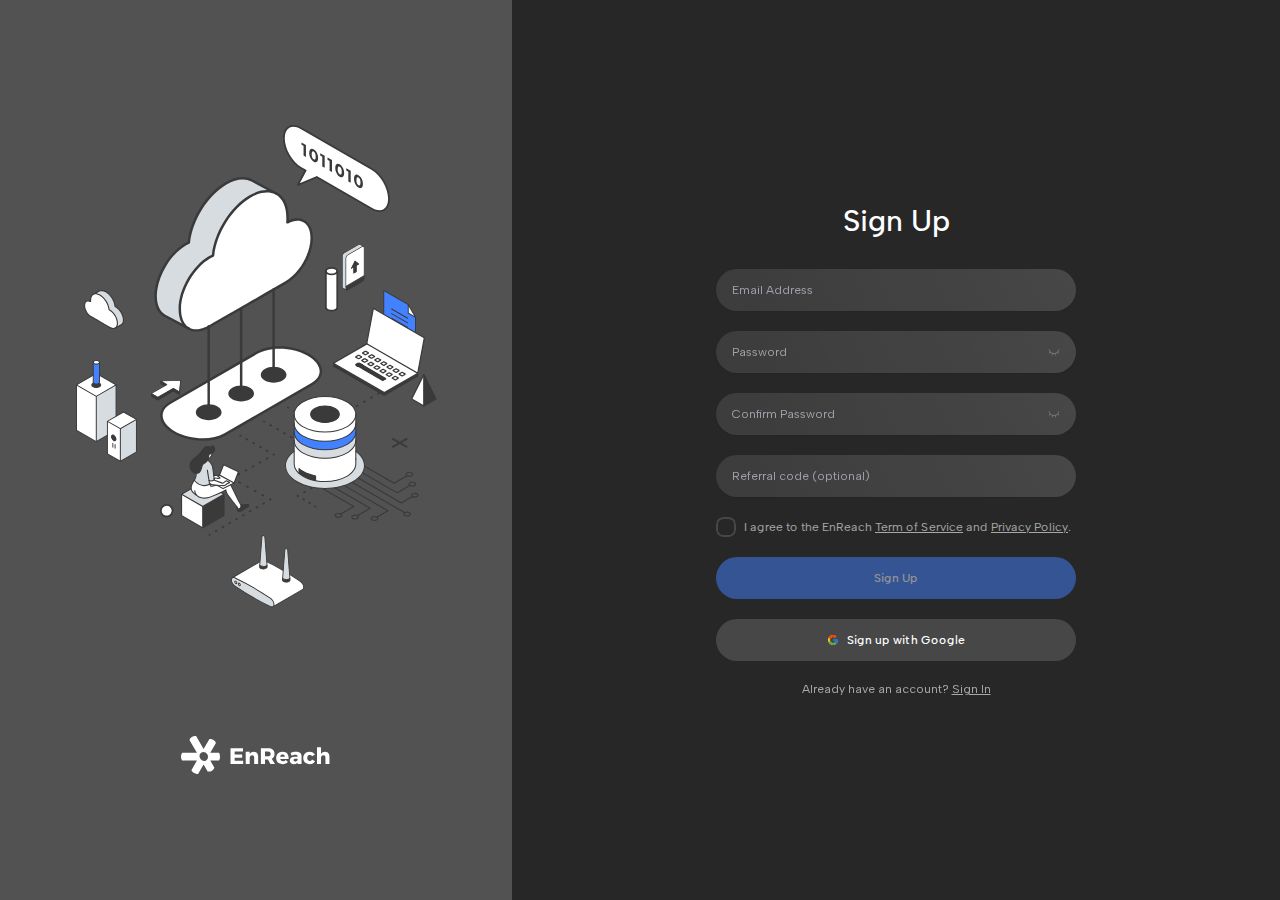
<file: signup.html>
<!DOCTYPE html><html lang="en" class="dark __variable_a363ed __variable_527988 font-AlbertSans"><head><meta charSet="utf-8"/><meta name="viewport" content="width=device-width, initial-scale=1"/><link rel="preload" href="/_next/static/media/0ecabae3741772cf-s.p.woff2" as="font" crossorigin="" type="font/woff2"/><link rel="preload" href="/_next/static/media/4925d09c11582bcd-s.p.woff2" as="font" crossorigin="" type="font/woff2"/><link rel="stylesheet" href="/_next/static/css/b4237bc012913913.css" data-precedence="next"/><link rel="stylesheet" href="/_next/static/css/da5e6adbdcb919f5.css" data-precedence="next"/><link rel="preload" as="script" fetchPriority="low" href="/_next/static/chunks/webpack-22097c3716241d64.js"/><script src="/_next/static/chunks/d9f4864b-ddeff2b94d0ea127.js" async=""></script><script src="/_next/static/chunks/331-6b1ba42ce22cdb4b.js" async=""></script><script src="/_next/static/chunks/main-app-c6d91721b7dd5a45.js" async=""></script><script src="/_next/static/chunks/6dc81886-f9294a3e8db3c3ab.js" async=""></script><script src="/_next/static/chunks/b76b5f49-e6abf4931e9e64e2.js" async=""></script><script src="/_next/static/chunks/efedfc4a-efd29969ffb4dba2.js" async=""></script><script src="/_next/static/chunks/4918df7f-e3247cd2e729a878.js" async=""></script><script src="/_next/static/chunks/e9700330-2d1b9c8a294deb1e.js" async=""></script><script src="/_next/static/chunks/94cf3c84-c52709fa7c6146fe.js" async=""></script><script src="/_next/static/chunks/fe0a3d05-7796a8f94e95201c.js" async=""></script><script src="/_next/static/chunks/510-89d92b0a04fe4c78.js" async=""></script><script src="/_next/static/chunks/450-e9b18c5bd5a9ced5.js" async=""></script><script src="/_next/static/chunks/832-400aa01cddefd0d5.js" async=""></script><script src="/_next/static/chunks/538-59d5976ea1cb453e.js" async=""></script><script src="/_next/static/chunks/477-d53390e494b65e01.js" async=""></script><script src="/_next/static/chunks/369-b0a833daba1aa487.js" async=""></script><script src="/_next/static/chunks/614-b1f0aee777c654aa.js" async=""></script><script src="/_next/static/chunks/805-315249d1c6495651.js" async=""></script><script src="/_next/static/chunks/90-91b731a684f47233.js" async=""></script><script src="/_next/static/chunks/app/signup/page-2ecd42fd6b5c6884.js" async=""></script><script src="/_next/static/chunks/b8bc3934-8e1304d220d7d44a.js" async=""></script><script src="/_next/static/chunks/d4a5793f-b6508c6c5bd72ede.js" async=""></script><script src="/_next/static/chunks/608-44362f0d37038940.js" async=""></script><script src="/_next/static/chunks/30-80fe72e5788857ca.js" async=""></script><script src="/_next/static/chunks/app/layout-7b2066a502861f2c.js" async=""></script><title>EnReach Dashboard</title><meta name="description" content="EnReach Dashboard"/><link rel="icon" href="/icon.svg?9cee49a518ab1594" type="image/svg+xml" sizes="any"/><meta name="next-size-adjust"/><script src="/_next/static/chunks/polyfills-42372ed130431b0a.js" noModule=""></script></head><body><script src="/_next/static/chunks/webpack-22097c3716241d64.js" async=""></script><script>(self.__next_f=self.__next_f||[]).push([0]);self.__next_f.push([2,null])</script><script>self.__next_f.push([1,"1:HL[\"/_next/static/media/0ecabae3741772cf-s.p.woff2\",\"font\",{\"crossOrigin\":\"\",\"type\":\"font/woff2\"}]\n2:HL[\"/_next/static/media/4925d09c11582bcd-s.p.woff2\",\"font\",{\"crossOrigin\":\"\",\"type\":\"font/woff2\"}]\n3:HL[\"/_next/static/css/b4237bc012913913.css\",\"style\"]\n4:HL[\"/_next/static/css/da5e6adbdcb919f5.css\",\"style\"]\n"])</script><script>self.__next_f.push([1,"5:I[93321,[],\"\"]\n7:I[87521,[],\"ClientPageRoot\"]\n8:I[19242,[\"495\",\"static/chunks/6dc81886-f9294a3e8db3c3ab.js\",\"863\",\"static/chunks/b76b5f49-e6abf4931e9e64e2.js\",\"242\",\"static/chunks/efedfc4a-efd29969ffb4dba2.js\",\"720\",\"static/chunks/4918df7f-e3247cd2e729a878.js\",\"825\",\"static/chunks/e9700330-2d1b9c8a294deb1e.js\",\"364\",\"static/chunks/94cf3c84-c52709fa7c6146fe.js\",\"862\",\"static/chunks/fe0a3d05-7796a8f94e95201c.js\",\"510\",\"static/chunks/510-89d92b0a04fe4c78.js\",\"450\",\"static/chunks/450-e9b18c5bd5a9ced5.js\",\"832\",\"static/chunks/832-400aa01cddefd0d5.js\",\"538\",\"static/chunks/538-59d5976ea1cb453e.js\",\"477\",\"static/chunks/477-d53390e494b65e01.js\",\"369\",\"static/chunks/369-b0a833daba1aa487.js\",\"614\",\"static/chunks/614-b1f0aee777c654aa.js\",\"805\",\"static/chunks/805-315249d1c6495651.js\",\"90\",\"static/chunks/90-91b731a684f47233.js\",\"966\",\"static/chunks/app/signup/page-2ecd42fd6b5c6884.js\"],\"default\",1]\n9:I[94964,[],\"\"]\na:I[728,[],\"\"]\nb:I[58782,[\"495\",\"static/chunks/6dc81886-f9294a3e8db3c3ab.js\",\"863\",\"static/chunks/b76b5f49-e6abf4931e9e64e2.js\",\"720\",\"static/chunks/4918df7f-e3247cd2e729a878.js\",\"717\",\"static/chunks/b8bc3934-8e1304d220d7d44a.js\",\"542\",\"static/chunks/d4a5793f-b6508c6c5bd72ede.js\",\"510\",\"static/chunks/510-89d92b0a04fe4c78.js\",\"450\",\"static/chunks/450-e9b18c5bd5a9ced5.js\",\"832\",\"static/chunks/832-400aa01cddefd0d5.js\",\"538\",\"static/chunks/538-59d5976ea1cb453e.js\",\"614\",\"static/chunks/614-b1f0aee777c654aa.js\",\"608\",\"static/chunks/608-44362f0d37038940.js\",\"30\",\"static/chunks/30-80fe72e5788857ca.js\",\"185\",\"static/chunks/app/layout-7b2066a502861f2c.js\"],\"PageLayout\"]\nd:I[98537,[],\"\"]\ne:[]\n"])</script><script>self.__next_f.push([1,"0:[\"$\",\"$L5\",null,{\"buildId\":\"7SwVfvTZihneGN-bCF2iB\",\"assetPrefix\":\"\",\"urlParts\":[\"\",\"signup\"],\"initialTree\":[\"\",{\"children\":[\"signup\",{\"children\":[\"__PAGE__\",{}]}]},\"$undefined\",\"$undefined\",true],\"initialSeedData\":[\"\",{\"children\":[\"signup\",{\"children\":[\"__PAGE__\",{},[[\"$L6\",[\"$\",\"$L7\",null,{\"props\":{\"params\":{},\"searchParams\":{}},\"Component\":\"$8\"}],null],null],null]},[null,[\"$\",\"$L9\",null,{\"parallelRouterKey\":\"children\",\"segmentPath\":[\"children\",\"signup\",\"children\"],\"error\":\"$undefined\",\"errorStyles\":\"$undefined\",\"errorScripts\":\"$undefined\",\"template\":[\"$\",\"$La\",null,{}],\"templateStyles\":\"$undefined\",\"templateScripts\":\"$undefined\",\"notFound\":\"$undefined\",\"notFoundStyles\":\"$undefined\"}]],null]},[[[[\"$\",\"link\",\"0\",{\"rel\":\"stylesheet\",\"href\":\"/_next/static/css/b4237bc012913913.css\",\"precedence\":\"next\",\"crossOrigin\":\"$undefined\"}],[\"$\",\"link\",\"1\",{\"rel\":\"stylesheet\",\"href\":\"/_next/static/css/da5e6adbdcb919f5.css\",\"precedence\":\"next\",\"crossOrigin\":\"$undefined\"}]],[\"$\",\"html\",null,{\"lang\":\"en\",\"className\":\"dark __variable_a363ed __variable_527988 font-AlbertSans\",\"children\":[[\"$\",\"head\",null,{}],[\"$\",\"body\",null,{\"children\":[\"$\",\"$Lb\",null,{\"children\":[\"$\",\"$L9\",null,{\"parallelRouterKey\":\"children\",\"segmentPath\":[\"children\"],\"error\":\"$undefined\",\"errorStyles\":\"$undefined\",\"errorScripts\":\"$undefined\",\"template\":[\"$\",\"$La\",null,{}],\"templateStyles\":\"$undefined\",\"templateScripts\":\"$undefined\",\"notFound\":[[\"$\",\"title\",null,{\"children\":\"404: This page could not be found.\"}],[\"$\",\"div\",null,{\"style\":{\"fontFamily\":\"system-ui,\\\"Segoe UI\\\",Roboto,Helvetica,Arial,sans-serif,\\\"Apple Color Emoji\\\",\\\"Segoe UI Emoji\\\"\",\"height\":\"100vh\",\"textAlign\":\"center\",\"display\":\"flex\",\"flexDirection\":\"column\",\"alignItems\":\"center\",\"justifyContent\":\"center\"},\"children\":[\"$\",\"div\",null,{\"children\":[[\"$\",\"style\",null,{\"dangerouslySetInnerHTML\":{\"__html\":\"body{color:#000;background:#fff;margin:0}.next-error-h1{border-right:1px solid rgba(0,0,0,.3)}@media (prefers-color-scheme:dark){body{color:#fff;background:#000}.next-error-h1{border-right:1px solid rgba(255,255,255,.3)}}\"}}],[\"$\",\"h1\",null,{\"className\":\"next-error-h1\",\"style\":{\"display\":\"inline-block\",\"margin\":\"0 20px 0 0\",\"padding\":\"0 23px 0 0\",\"fontSize\":24,\"fontWeight\":500,\"verticalAlign\":\"top\",\"lineHeight\":\"49px\"},\"children\":\"404\"}],[\"$\",\"div\",null,{\"style\":{\"display\":\"inline-block\"},\"children\":[\"$\",\"h2\",null,{\"style\":{\"fontSize\":14,\"fontWeight\":400,\"lineHeight\":\"49px\",\"margin\":0},\"children\":\"This page could not be found.\"}]}]]}]}]],\"notFoundStyles\":[]}]}]}]]}]],null],null],\"couldBeIntercepted\":false,\"initialHead\":[null,\"$Lc\"],\"globalErrorComponent\":\"$d\",\"missingSlots\":\"$We\"}]\n"])</script><script>self.__next_f.push([1,"c:[[\"$\",\"meta\",\"0\",{\"name\":\"viewport\",\"content\":\"width=device-width, initial-scale=1\"}],[\"$\",\"meta\",\"1\",{\"charSet\":\"utf-8\"}],[\"$\",\"title\",\"2\",{\"children\":\"EnReach Dashboard\"}],[\"$\",\"meta\",\"3\",{\"name\":\"description\",\"content\":\"EnReach Dashboard\"}],[\"$\",\"link\",\"4\",{\"rel\":\"icon\",\"href\":\"/icon.svg?9cee49a518ab1594\",\"type\":\"image/svg+xml\",\"sizes\":\"any\"}],[\"$\",\"meta\",\"5\",{\"name\":\"next-size-adjust\"}]]\n6:null\n"])</script></body></html>
</file>
<file: _next/static/css/b4237bc012913913.css>
@font-face{font-family:__Albert_Sans_a363ed;font-style:normal;font-weight:400;font-display:swap;src:url(/_next/static/media/866ace25ba8133d9-s.woff2) format("woff2");unicode-range:u+0100-02ba,u+02bd-02c5,u+02c7-02cc,u+02ce-02d7,u+02dd-02ff,u+0304,u+0308,u+0329,u+1d00-1dbf,u+1e00-1e9f,u+1ef2-1eff,u+2020,u+20a0-20ab,u+20ad-20c0,u+2113,u+2c60-2c7f,u+a720-a7ff}@font-face{font-family:__Albert_Sans_a363ed;font-style:normal;font-weight:400;font-display:swap;src:url(/_next/static/media/0ecabae3741772cf-s.p.woff2) format("woff2");unicode-range:u+00??,u+0131,u+0152-0153,u+02bb-02bc,u+02c6,u+02da,u+02dc,u+0304,u+0308,u+0329,u+2000-206f,u+20ac,u+2122,u+2191,u+2193,u+2212,u+2215,u+feff,u+fffd}@font-face{font-family:__Albert_Sans_a363ed;font-style:normal;font-weight:500;font-display:swap;src:url(/_next/static/media/866ace25ba8133d9-s.woff2) format("woff2");unicode-range:u+0100-02ba,u+02bd-02c5,u+02c7-02cc,u+02ce-02d7,u+02dd-02ff,u+0304,u+0308,u+0329,u+1d00-1dbf,u+1e00-1e9f,u+1ef2-1eff,u+2020,u+20a0-20ab,u+20ad-20c0,u+2113,u+2c60-2c7f,u+a720-a7ff}@font-face{font-family:__Albert_Sans_a363ed;font-style:normal;font-weight:500;font-display:swap;src:url(/_next/static/media/0ecabae3741772cf-s.p.woff2) format("woff2");unicode-range:u+00??,u+0131,u+0152-0153,u+02bb-02bc,u+02c6,u+02da,u+02dc,u+0304,u+0308,u+0329,u+2000-206f,u+20ac,u+2122,u+2191,u+2193,u+2212,u+2215,u+feff,u+fffd}@font-face{font-family:__Albert_Sans_a363ed;font-style:normal;font-weight:600;font-display:swap;src:url(/_next/static/media/866ace25ba8133d9-s.woff2) format("woff2");unicode-range:u+0100-02ba,u+02bd-02c5,u+02c7-02cc,u+02ce-02d7,u+02dd-02ff,u+0304,u+0308,u+0329,u+1d00-1dbf,u+1e00-1e9f,u+1ef2-1eff,u+2020,u+20a0-20ab,u+20ad-20c0,u+2113,u+2c60-2c7f,u+a720-a7ff}@font-face{font-family:__Albert_Sans_a363ed;font-style:normal;font-weight:600;font-display:swap;src:url(/_next/static/media/0ecabae3741772cf-s.p.woff2) format("woff2");unicode-range:u+00??,u+0131,u+0152-0153,u+02bb-02bc,u+02c6,u+02da,u+02dc,u+0304,u+0308,u+0329,u+2000-206f,u+20ac,u+2122,u+2191,u+2193,u+2212,u+2215,u+feff,u+fffd}@font-face{font-family:__Albert_Sans_a363ed;font-style:normal;font-weight:700;font-display:swap;src:url(/_next/static/media/866ace25ba8133d9-s.woff2) format("woff2");unicode-range:u+0100-02ba,u+02bd-02c5,u+02c7-02cc,u+02ce-02d7,u+02dd-02ff,u+0304,u+0308,u+0329,u+1d00-1dbf,u+1e00-1e9f,u+1ef2-1eff,u+2020,u+20a0-20ab,u+20ad-20c0,u+2113,u+2c60-2c7f,u+a720-a7ff}@font-face{font-family:__Albert_Sans_a363ed;font-style:normal;font-weight:700;font-display:swap;src:url(/_next/static/media/0ecabae3741772cf-s.p.woff2) format("woff2");unicode-range:u+00??,u+0131,u+0152-0153,u+02bb-02bc,u+02c6,u+02da,u+02dc,u+0304,u+0308,u+0329,u+2000-206f,u+20ac,u+2122,u+2191,u+2193,u+2212,u+2215,u+feff,u+fffd}@font-face{font-family:__Albert_Sans_Fallback_a363ed;src:local("Arial");ascent-override:91.47%;descent-override:24.07%;line-gap-override:0.00%;size-adjust:103.86%}.__className_a363ed{font-family:__Albert_Sans_a363ed,__Albert_Sans_Fallback_a363ed;font-style:normal}.__variable_a363ed{--font-albert-sans:"__Albert_Sans_a363ed","__Albert_Sans_Fallback_a363ed"}@font-face{font-family:__Alexandria_527988;font-style:normal;font-weight:400;font-display:swap;src:url(/_next/static/media/afb88378e209fc3f-s.woff2) format("woff2");unicode-range:u+06??,u+0750-077f,u+0870-088e,u+0890-0891,u+0897-08e1,u+08e3-08ff,u+200c-200e,u+2010-2011,u+204f,u+2e41,u+fb50-fdff,u+fe70-fe74,u+fe76-fefc,u+102e0-102fb,u+10e60-10e7e,u+10ec2-10ec4,u+10efc-10eff,u+1ee00-1ee03,u+1ee05-1ee1f,u+1ee21-1ee22,u+1ee24,u+1ee27,u+1ee29-1ee32,u+1ee34-1ee37,u+1ee39,u+1ee3b,u+1ee42,u+1ee47,u+1ee49,u+1ee4b,u+1ee4d-1ee4f,u+1ee51-1ee52,u+1ee54,u+1ee57,u+1ee59,u+1ee5b,u+1ee5d,u+1ee5f,u+1ee61-1ee62,u+1ee64,u+1ee67-1ee6a,u+1ee6c-1ee72,u+1ee74-1ee77,u+1ee79-1ee7c,u+1ee7e,u+1ee80-1ee89,u+1ee8b-1ee9b,u+1eea1-1eea3,u+1eea5-1eea9,u+1eeab-1eebb,u+1eef0-1eef1}@font-face{font-family:__Alexandria_527988;font-style:normal;font-weight:400;font-display:swap;src:url(/_next/static/media/2988dd014c459b52-s.woff2) format("woff2");unicode-range:u+0102-0103,u+0110-0111,u+0128-0129,u+0168-0169,u+01a0-01a1,u+01af-01b0,u+0300-0301,u+0303-0304,u+0308-0309,u+0323,u+0329,u+1ea0-1ef9,u+20ab}@font-face{font-family:__Alexandria_527988;font-style:normal;font-weight:400;font-display:swap;src:url(/_next/static/media/176ca35a686619eb-s.woff2) format("woff2");unicode-range:u+0100-02ba,u+02bd-02c5,u+02c7-02cc,u+02ce-02d7,u+02dd-02ff,u+0304,u+0308,u+0329,u+1d00-1dbf,u+1e00-1e9f,u+1ef2-1eff,u+2020,u+20a0-20ab,u+20ad-20c0,u+2113,u+2c60-2c7f,u+a720-a7ff}@font-face{font-family:__Alexandria_527988;font-style:normal;font-weight:400;font-display:swap;src:url(/_next/static/media/4925d09c11582bcd-s.p.woff2) format("woff2");unicode-range:u+00??,u+0131,u+0152-0153,u+02bb-02bc,u+02c6,u+02da,u+02dc,u+0304,u+0308,u+0329,u+2000-206f,u+20ac,u+2122,u+2191,u+2193,u+2212,u+2215,u+feff,u+fffd}@font-face{font-family:__Alexandria_527988;font-style:normal;font-weight:500;font-display:swap;src:url(/_next/static/media/afb88378e209fc3f-s.woff2) format("woff2");unicode-range:u+06??,u+0750-077f,u+0870-088e,u+0890-0891,u+0897-08e1,u+08e3-08ff,u+200c-200e,u+2010-2011,u+204f,u+2e41,u+fb50-fdff,u+fe70-fe74,u+fe76-fefc,u+102e0-102fb,u+10e60-10e7e,u+10ec2-10ec4,u+10efc-10eff,u+1ee00-1ee03,u+1ee05-1ee1f,u+1ee21-1ee22,u+1ee24,u+1ee27,u+1ee29-1ee32,u+1ee34-1ee37,u+1ee39,u+1ee3b,u+1ee42,u+1ee47,u+1ee49,u+1ee4b,u+1ee4d-1ee4f,u+1ee51-1ee52,u+1ee54,u+1ee57,u+1ee59,u+1ee5b,u+1ee5d,u+1ee5f,u+1ee61-1ee62,u+1ee64,u+1ee67-1ee6a,u+1ee6c-1ee72,u+1ee74-1ee77,u+1ee79-1ee7c,u+1ee7e,u+1ee80-1ee89,u+1ee8b-1ee9b,u+1eea1-1eea3,u+1eea5-1eea9,u+1eeab-1eebb,u+1eef0-1eef1}@font-face{font-family:__Alexandria_527988;font-style:normal;font-weight:500;font-display:swap;src:url(/_next/static/media/2988dd014c459b52-s.woff2) format("woff2");unicode-range:u+0102-0103,u+0110-0111,u+0128-0129,u+0168-0169,u+01a0-01a1,u+01af-01b0,u+0300-0301,u+0303-0304,u+0308-0309,u+0323,u+0329,u+1ea0-1ef9,u+20ab}@font-face{font-family:__Alexandria_527988;font-style:normal;font-weight:500;font-display:swap;src:url(/_next/static/media/176ca35a686619eb-s.woff2) format("woff2");unicode-range:u+0100-02ba,u+02bd-02c5,u+02c7-02cc,u+02ce-02d7,u+02dd-02ff,u+0304,u+0308,u+0329,u+1d00-1dbf,u+1e00-1e9f,u+1ef2-1eff,u+2020,u+20a0-20ab,u+20ad-20c0,u+2113,u+2c60-2c7f,u+a720-a7ff}@font-face{font-family:__Alexandria_527988;font-style:normal;font-weight:500;font-display:swap;src:url(/_next/static/media/4925d09c11582bcd-s.p.woff2) format("woff2");unicode-range:u+00??,u+0131,u+0152-0153,u+02bb-02bc,u+02c6,u+02da,u+02dc,u+0304,u+0308,u+0329,u+2000-206f,u+20ac,u+2122,u+2191,u+2193,u+2212,u+2215,u+feff,u+fffd}@font-face{font-family:__Alexandria_527988;font-style:normal;font-weight:600;font-display:swap;src:url(/_next/static/media/afb88378e209fc3f-s.woff2) format("woff2");unicode-range:u+06??,u+0750-077f,u+0870-088e,u+0890-0891,u+0897-08e1,u+08e3-08ff,u+200c-200e,u+2010-2011,u+204f,u+2e41,u+fb50-fdff,u+fe70-fe74,u+fe76-fefc,u+102e0-102fb,u+10e60-10e7e,u+10ec2-10ec4,u+10efc-10eff,u+1ee00-1ee03,u+1ee05-1ee1f,u+1ee21-1ee22,u+1ee24,u+1ee27,u+1ee29-1ee32,u+1ee34-1ee37,u+1ee39,u+1ee3b,u+1ee42,u+1ee47,u+1ee49,u+1ee4b,u+1ee4d-1ee4f,u+1ee51-1ee52,u+1ee54,u+1ee57,u+1ee59,u+1ee5b,u+1ee5d,u+1ee5f,u+1ee61-1ee62,u+1ee64,u+1ee67-1ee6a,u+1ee6c-1ee72,u+1ee74-1ee77,u+1ee79-1ee7c,u+1ee7e,u+1ee80-1ee89,u+1ee8b-1ee9b,u+1eea1-1eea3,u+1eea5-1eea9,u+1eeab-1eebb,u+1eef0-1eef1}@font-face{font-family:__Alexandria_527988;font-style:normal;font-weight:600;font-display:swap;src:url(/_next/static/media/2988dd014c459b52-s.woff2) format("woff2");unicode-range:u+0102-0103,u+0110-0111,u+0128-0129,u+0168-0169,u+01a0-01a1,u+01af-01b0,u+0300-0301,u+0303-0304,u+0308-0309,u+0323,u+0329,u+1ea0-1ef9,u+20ab}@font-face{font-family:__Alexandria_527988;font-style:normal;font-weight:600;font-display:swap;src:url(/_next/static/media/176ca35a686619eb-s.woff2) format("woff2");unicode-range:u+0100-02ba,u+02bd-02c5,u+02c7-02cc,u+02ce-02d7,u+02dd-02ff,u+0304,u+0308,u+0329,u+1d00-1dbf,u+1e00-1e9f,u+1ef2-1eff,u+2020,u+20a0-20ab,u+20ad-20c0,u+2113,u+2c60-2c7f,u+a720-a7ff}@font-face{font-family:__Alexandria_527988;font-style:normal;font-weight:600;font-display:swap;src:url(/_next/static/media/4925d09c11582bcd-s.p.woff2) format("woff2");unicode-range:u+00??,u+0131,u+0152-0153,u+02bb-02bc,u+02c6,u+02da,u+02dc,u+0304,u+0308,u+0329,u+2000-206f,u+20ac,u+2122,u+2191,u+2193,u+2212,u+2215,u+feff,u+fffd}@font-face{font-family:__Alexandria_527988;font-style:normal;font-weight:700;font-display:swap;src:url(/_next/static/media/afb88378e209fc3f-s.woff2) format("woff2");unicode-range:u+06??,u+0750-077f,u+0870-088e,u+0890-0891,u+0897-08e1,u+08e3-08ff,u+200c-200e,u+2010-2011,u+204f,u+2e41,u+fb50-fdff,u+fe70-fe74,u+fe76-fefc,u+102e0-102fb,u+10e60-10e7e,u+10ec2-10ec4,u+10efc-10eff,u+1ee00-1ee03,u+1ee05-1ee1f,u+1ee21-1ee22,u+1ee24,u+1ee27,u+1ee29-1ee32,u+1ee34-1ee37,u+1ee39,u+1ee3b,u+1ee42,u+1ee47,u+1ee49,u+1ee4b,u+1ee4d-1ee4f,u+1ee51-1ee52,u+1ee54,u+1ee57,u+1ee59,u+1ee5b,u+1ee5d,u+1ee5f,u+1ee61-1ee62,u+1ee64,u+1ee67-1ee6a,u+1ee6c-1ee72,u+1ee74-1ee77,u+1ee79-1ee7c,u+1ee7e,u+1ee80-1ee89,u+1ee8b-1ee9b,u+1eea1-1eea3,u+1eea5-1eea9,u+1eeab-1eebb,u+1eef0-1eef1}@font-face{font-family:__Alexandria_527988;font-style:normal;font-weight:700;font-display:swap;src:url(/_next/static/media/2988dd014c459b52-s.woff2) format("woff2");unicode-range:u+0102-0103,u+0110-0111,u+0128-0129,u+0168-0169,u+01a0-01a1,u+01af-01b0,u+0300-0301,u+0303-0304,u+0308-0309,u+0323,u+0329,u+1ea0-1ef9,u+20ab}@font-face{font-family:__Alexandria_527988;font-style:normal;font-weight:700;font-display:swap;src:url(/_next/static/media/176ca35a686619eb-s.woff2) format("woff2");unicode-range:u+0100-02ba,u+02bd-02c5,u+02c7-02cc,u+02ce-02d7,u+02dd-02ff,u+0304,u+0308,u+0329,u+1d00-1dbf,u+1e00-1e9f,u+1ef2-1eff,u+2020,u+20a0-20ab,u+20ad-20c0,u+2113,u+2c60-2c7f,u+a720-a7ff}@font-face{font-family:__Alexandria_527988;font-style:normal;font-weight:700;font-display:swap;src:url(/_next/static/media/4925d09c11582bcd-s.p.woff2) format("woff2");unicode-range:u+00??,u+0131,u+0152-0153,u+02bb-02bc,u+02c6,u+02da,u+02dc,u+0304,u+0308,u+0329,u+2000-206f,u+20ac,u+2122,u+2191,u+2193,u+2212,u+2215,u+feff,u+fffd}@font-face{font-family:__Alexandria_Fallback_527988;src:local("Arial");ascent-override:86.13%;descent-override:22.33%;line-gap-override:0.00%;size-adjust:112.38%}.__className_527988{font-family:__Alexandria_527988,__Alexandria_Fallback_527988;font-style:normal}.__variable_527988{--font-alexandria:"__Alexandria_527988","__Alexandria_Fallback_527988"}.CircularProgressbar{width:100%;vertical-align:middle}.CircularProgressbar .CircularProgressbar-path{stroke:#3e98c7;stroke-linecap:round;-webkit-transition:stroke-dashoffset .5s ease 0s;transition:stroke-dashoffset .5s ease 0s}.CircularProgressbar .CircularProgressbar-trail{stroke:#d6d6d6;stroke-linecap:round}.CircularProgressbar .CircularProgressbar-text{fill:#3e98c7;font-size:20px;dominant-baseline:middle;text-anchor:middle}.CircularProgressbar .CircularProgressbar-background{fill:#d6d6d6}.CircularProgressbar.CircularProgressbar-inverted .CircularProgressbar-background{fill:#3e98c7}.CircularProgressbar.CircularProgressbar-inverted .CircularProgressbar-text{fill:#fff}.CircularProgressbar.CircularProgressbar-inverted .CircularProgressbar-path{stroke:#fff}.CircularProgressbar.CircularProgressbar-inverted .CircularProgressbar-trail{stroke:transparent}.fi,.fib{background-size:contain;background-position:50%;background-repeat:no-repeat}.fi{position:relative;display:inline-block;width:1.333333em;line-height:1em}.fi:before{content:" "}.fi.fis{width:1em}.fi-xx{background-image:url(/_next/static/media/xx.7aec1681.svg)}.fi-xx.fis{background-image:url(/_next/static/media/xx.36e887fc.svg)}.fi-ad{background-image:url(/_next/static/media/ad.09251dc6.svg)}.fi-ad.fis{background-image:url(/_next/static/media/ad.1bc85c1c.svg)}.fi-ae{background-image:url(/_next/static/media/ae.f162af03.svg)}.fi-ae.fis{background-image:url(/_next/static/media/ae.d03f76a0.svg)}.fi-af{background-image:url(/_next/static/media/af.47f0e1cc.svg)}.fi-af.fis{background-image:url(/_next/static/media/af.82d2a7e9.svg)}.fi-ag{background-image:url(/_next/static/media/ag.62cf6a10.svg)}.fi-ag.fis{background-image:url(/_next/static/media/ag.e4ec7960.svg)}.fi-ai{background-image:url(/_next/static/media/ai.8d19ffb1.svg)}.fi-ai.fis{background-image:url(/_next/static/media/ai.6c69c0f2.svg)}.fi-al{background-image:url(/_next/static/media/al.60a96f23.svg)}.fi-al.fis{background-image:url(/_next/static/media/al.dd736542.svg)}.fi-am{background-image:url(/_next/static/media/am.7f72827a.svg)}.fi-am.fis{background-image:url(/_next/static/media/am.34892225.svg)}.fi-ao{background-image:url(/_next/static/media/ao.2b5f795a.svg)}.fi-ao.fis{background-image:url(/_next/static/media/ao.957eecc7.svg)}.fi-aq{background-image:url(/_next/static/media/aq.67fda1d0.svg)}.fi-aq.fis{background-image:url(/_next/static/media/aq.ac6bb35e.svg)}.fi-ar{background-image:url(/_next/static/media/ar.bdb94662.svg)}.fi-ar.fis{background-image:url(/_next/static/media/ar.c4490a1e.svg)}.fi-as{background-image:url(/_next/static/media/as.bfadb92d.svg)}.fi-as.fis{background-image:url(/_next/static/media/as.8ab3d366.svg)}.fi-at{background-image:url(/_next/static/media/at.5b89999f.svg)}.fi-at.fis{background-image:url(/_next/static/media/at.eff32dd0.svg)}.fi-au{background-image:url(/_next/static/media/au.37597da1.svg)}.fi-au.fis{background-image:url(/_next/static/media/au.f7475e83.svg)}.fi-aw{background-image:url(/_next/static/media/aw.ffc51b5a.svg)}.fi-aw.fis{background-image:url(/_next/static/media/aw.38f24953.svg)}.fi-ax{background-image:url(/_next/static/media/ax.52a80967.svg)}.fi-ax.fis{background-image:url(/_next/static/media/ax.ff1515de.svg)}.fi-az{background-image:url(/_next/static/media/az.68efbd04.svg)}.fi-az.fis{background-image:url(/_next/static/media/az.1b8731a4.svg)}.fi-ba{background-image:url(/_next/static/media/ba.a6d937cc.svg)}.fi-ba.fis{background-image:url(/_next/static/media/ba.f7b5581c.svg)}.fi-bb{background-image:url(/_next/static/media/bb.4f50c33a.svg)}.fi-bb.fis{background-image:url(/_next/static/media/bb.93fe7ca6.svg)}.fi-bd{background-image:url(/_next/static/media/bd.3b0570c0.svg)}.fi-bd.fis{background-image:url(/_next/static/media/bd.dda0e02d.svg)}.fi-be{background-image:url(/_next/static/media/be.77cccf17.svg)}.fi-be.fis{background-image:url(/_next/static/media/be.8dd87cc1.svg)}.fi-bf{background-image:url(/_next/static/media/bf.415d3659.svg)}.fi-bf.fis{background-image:url(/_next/static/media/bf.580f6b00.svg)}.fi-bg{background-image:url(/_next/static/media/bg.27e6e74d.svg)}.fi-bg.fis{background-image:url(/_next/static/media/bg.d5f28354.svg)}.fi-bh{background-image:url(/_next/static/media/bh.2ff06f83.svg)}.fi-bh.fis{background-image:url(/_next/static/media/bh.84867991.svg)}.fi-bi{background-image:url(/_next/static/media/bi.a6b2059a.svg)}.fi-bi.fis{background-image:url(/_next/static/media/bi.b0f6538c.svg)}.fi-bj{background-image:url(/_next/static/media/bj.1375d8c9.svg)}.fi-bj.fis{background-image:url(/_next/static/media/bj.14b050e1.svg)}.fi-bl{background-image:url(/_next/static/media/bl.0d579979.svg)}.fi-bl.fis{background-image:url(/_next/static/media/bl.2c23e677.svg)}.fi-bm{background-image:url(/_next/static/media/bm.221071e8.svg)}.fi-bm.fis{background-image:url(/_next/static/media/bm.cb8f9039.svg)}.fi-bn{background-image:url(/_next/static/media/bn.f926e10e.svg)}.fi-bn.fis{background-image:url(/_next/static/media/bn.746d182c.svg)}.fi-bo{background-image:url(/_next/static/media/bo.4e914291.svg)}.fi-bo.fis{background-image:url(/_next/static/media/bo.a106c061.svg)}.fi-bq{background-image:url(/_next/static/media/bq.f6d582bf.svg)}.fi-bq.fis{background-image:url(/_next/static/media/bq.68b35ed6.svg)}.fi-br{background-image:url(/_next/static/media/br.bfab72c7.svg)}.fi-br.fis{background-image:url(/_next/static/media/br.1ceb3d81.svg)}.fi-bs{background-image:url(/_next/static/media/bs.d0bf1659.svg)}.fi-bs.fis{background-image:url(/_next/static/media/bs.1fc645d9.svg)}.fi-bt{background-image:url(/_next/static/media/bt.4d635bf9.svg)}.fi-bt.fis{background-image:url(/_next/static/media/bt.f6193c5f.svg)}.fi-bv{background-image:url(/_next/static/media/bv.dbc727c7.svg)}.fi-bv.fis{background-image:url(/_next/static/media/bv.b376a0c2.svg)}.fi-bw{background-image:url(/_next/static/media/bw.df3366e6.svg)}.fi-bw.fis{background-image:url(/_next/static/media/bw.a1b03391.svg)}.fi-by{background-image:url(/_next/static/media/by.13904877.svg)}.fi-by.fis{background-image:url(/_next/static/media/by.89e8e376.svg)}.fi-bz{background-image:url(/_next/static/media/bz.b811201e.svg)}.fi-bz.fis{background-image:url(/_next/static/media/bz.07375350.svg)}.fi-ca{background-image:url(/_next/static/media/ca.eee04cb8.svg)}.fi-ca.fis{background-image:url(/_next/static/media/ca.7f1fcfaa.svg)}.fi-cc{background-image:url(/_next/static/media/cc.6d11e0c3.svg)}.fi-cc.fis{background-image:url(/_next/static/media/cc.67fce0cd.svg)}.fi-cd{background-image:url(/_next/static/media/cd.25808585.svg)}.fi-cd.fis{background-image:url(/_next/static/media/cd.fffb6b4f.svg)}.fi-cf{background-image:url(/_next/static/media/cf.be784cc8.svg)}.fi-cf.fis{background-image:url(/_next/static/media/cf.6cff29be.svg)}.fi-cg{background-image:url(/_next/static/media/cg.d1d9c2f7.svg)}.fi-cg.fis{background-image:url(/_next/static/media/cg.4b0f3275.svg)}.fi-ch{background-image:url(/_next/static/media/ch.a4939cb8.svg)}.fi-ch.fis{background-image:url(/_next/static/media/ch.baba02d3.svg)}.fi-ci{background-image:url(/_next/static/media/ci.514886a6.svg)}.fi-ci.fis{background-image:url(/_next/static/media/ci.6778515b.svg)}.fi-ck{background-image:url(/_next/static/media/ck.04d9039d.svg)}.fi-ck.fis{background-image:url(/_next/static/media/ck.d6781181.svg)}.fi-cl{background-image:url(/_next/static/media/cl.c77df473.svg)}.fi-cl.fis{background-image:url(/_next/static/media/cl.5a22125c.svg)}.fi-cm{background-image:url(/_next/static/media/cm.a298fc08.svg)}.fi-cm.fis{background-image:url(/_next/static/media/cm.f4820dd5.svg)}.fi-cn{background-image:url(/_next/static/media/cn.7fd9bbb9.svg)}.fi-cn.fis{background-image:url(/_next/static/media/cn.cb52daf1.svg)}.fi-co{background-image:url(/_next/static/media/co.6b78e07b.svg)}.fi-co.fis{background-image:url(/_next/static/media/co.76882952.svg)}.fi-cr{background-image:url(/_next/static/media/cr.cc088912.svg)}.fi-cr.fis{background-image:url(/_next/static/media/cr.1b227430.svg)}.fi-cu{background-image:url(/_next/static/media/cu.41475839.svg)}.fi-cu.fis{background-image:url(/_next/static/media/cu.ad9e4327.svg)}.fi-cv{background-image:url(/_next/static/media/cv.8b2e1c15.svg)}.fi-cv.fis{background-image:url(/_next/static/media/cv.526fd91a.svg)}.fi-cw{background-image:url(/_next/static/media/cw.93b85dbf.svg)}.fi-cw.fis{background-image:url(/_next/static/media/cw.02547adf.svg)}.fi-cx{background-image:url(/_next/static/media/cx.b70e6b17.svg)}.fi-cx.fis{background-image:url(/_next/static/media/cx.0d5e5225.svg)}.fi-cy{background-image:url(/_next/static/media/cy.804eb68d.svg)}.fi-cy.fis{background-image:url(/_next/static/media/cy.d47e121b.svg)}.fi-cz{background-image:url(/_next/static/media/cz.7c86bb18.svg)}.fi-cz.fis{background-image:url(/_next/static/media/cz.83554014.svg)}.fi-de{background-image:url(/_next/static/media/de.666805f5.svg)}.fi-de.fis{background-image:url(/_next/static/media/de.7643c466.svg)}.fi-dj{background-image:url(/_next/static/media/dj.fdb22cb3.svg)}.fi-dj.fis{background-image:url(/_next/static/media/dj.5938f70a.svg)}.fi-dk{background-image:url(/_next/static/media/dk.4b0313b3.svg)}.fi-dk.fis{background-image:url(/_next/static/media/dk.89836fb3.svg)}.fi-dm{background-image:url(/_next/static/media/dm.e046cb14.svg)}.fi-dm.fis{background-image:url(/_next/static/media/dm.587e655f.svg)}.fi-do{background-image:url(/_next/static/media/do.f6f81b3c.svg)}.fi-do.fis{background-image:url(/_next/static/media/do.659f018c.svg)}.fi-dz{background-image:url(/_next/static/media/dz.eccc2d17.svg)}.fi-dz.fis{background-image:url(/_next/static/media/dz.4d424eed.svg)}.fi-ec{background-image:url(/_next/static/media/ec.f77634e7.svg)}.fi-ec.fis{background-image:url(/_next/static/media/ec.bef09702.svg)}.fi-ee{background-image:url(/_next/static/media/ee.56dc3aee.svg)}.fi-ee.fis{background-image:url(/_next/static/media/ee.866fd1e9.svg)}.fi-eg{background-image:url(/_next/static/media/eg.3da903f5.svg)}.fi-eg.fis{background-image:url(/_next/static/media/eg.464243be.svg)}.fi-eh{background-image:url(/_next/static/media/eh.8c2d6290.svg)}.fi-eh.fis{background-image:url(/_next/static/media/eh.fb5f92c8.svg)}.fi-er{background-image:url(/_next/static/media/er.508c8c08.svg)}.fi-er.fis{background-image:url(/_next/static/media/er.1b3ace39.svg)}.fi-es{background-image:url(/_next/static/media/es.a857d3dd.svg)}.fi-es.fis{background-image:url(/_next/static/media/es.4a628583.svg)}.fi-et{background-image:url(/_next/static/media/et.2590f747.svg)}.fi-et.fis{background-image:url(/_next/static/media/et.831fb719.svg)}.fi-fi{background-image:url(/_next/static/media/fi.97487f84.svg)}.fi-fi.fis{background-image:url(/_next/static/media/fi.26d2687d.svg)}.fi-fj{background-image:url(/_next/static/media/fj.8e03aba8.svg)}.fi-fj.fis{background-image:url(/_next/static/media/fj.ad59997f.svg)}.fi-fk{background-image:url(/_next/static/media/fk.6bf06027.svg)}.fi-fk.fis{background-image:url(/_next/static/media/fk.bf8cf31a.svg)}.fi-fm{background-image:url(/_next/static/media/fm.624c0401.svg)}.fi-fm.fis{background-image:url(/_next/static/media/fm.9f69c44d.svg)}.fi-fo{background-image:url(/_next/static/media/fo.67175ea9.svg)}.fi-fo.fis{background-image:url(/_next/static/media/fo.e2127081.svg)}.fi-fr{background-image:url(/_next/static/media/fr.f5380d92.svg)}.fi-fr.fis{background-image:url(/_next/static/media/fr.9b218945.svg)}.fi-ga{background-image:url(/_next/static/media/ga.c54a4716.svg)}.fi-ga.fis{background-image:url(/_next/static/media/ga.ed2911b6.svg)}.fi-gb{background-image:url(/_next/static/media/gb.a50bb9b9.svg)}.fi-gb.fis{background-image:url(/_next/static/media/gb.84704546.svg)}.fi-gd{background-image:url(/_next/static/media/gd.eb7b9436.svg)}.fi-gd.fis{background-image:url(/_next/static/media/gd.338d504a.svg)}.fi-ge{background-image:url(/_next/static/media/ge.6f2dd066.svg)}.fi-ge.fis{background-image:url(/_next/static/media/ge.4dd14a50.svg)}.fi-gf{background-image:url(/_next/static/media/gf.3432de9d.svg)}.fi-gf.fis{background-image:url(/_next/static/media/gf.ebd3395c.svg)}.fi-gg{background-image:url(/_next/static/media/gg.2a17e1f5.svg)}.fi-gg.fis{background-image:url(/_next/static/media/gg.20336d11.svg)}.fi-gh{background-image:url(/_next/static/media/gh.c17cf878.svg)}.fi-gh.fis{background-image:url(/_next/static/media/gh.448b0251.svg)}.fi-gi{background-image:url(/_next/static/media/gi.424fb04d.svg)}.fi-gi.fis{background-image:url(/_next/static/media/gi.1942c880.svg)}.fi-gl{background-image:url(/_next/static/media/gl.78358425.svg)}.fi-gl.fis{background-image:url(/_next/static/media/gl.5444bdb4.svg)}.fi-gm{background-image:url(/_next/static/media/gm.ed8bbaab.svg)}.fi-gm.fis{background-image:url(/_next/static/media/gm.f9f1be29.svg)}.fi-gn{background-image:url(/_next/static/media/gn.649ba66f.svg)}.fi-gn.fis{background-image:url(/_next/static/media/gn.f1877078.svg)}.fi-gp{background-image:url(/_next/static/media/gp.bbea90b2.svg)}.fi-gp.fis{background-image:url(/_next/static/media/gp.6fcf1bbe.svg)}.fi-gq{background-image:url(/_next/static/media/gq.44727e21.svg)}.fi-gq.fis{background-image:url(/_next/static/media/gq.45699a0a.svg)}.fi-gr{background-image:url(/_next/static/media/gr.c44dd9de.svg)}.fi-gr.fis{background-image:url(/_next/static/media/gr.b29b73cc.svg)}.fi-gs{background-image:url(/_next/static/media/gs.94933fbb.svg)}.fi-gs.fis{background-image:url(/_next/static/media/gs.db5efd5d.svg)}.fi-gt{background-image:url(/_next/static/media/gt.acfe5a80.svg)}.fi-gt.fis{background-image:url(/_next/static/media/gt.32123d23.svg)}.fi-gu{background-image:url(/_next/static/media/gu.8f72d472.svg)}.fi-gu.fis{background-image:url(/_next/static/media/gu.c22f341b.svg)}.fi-gw{background-image:url(/_next/static/media/gw.ea5c7733.svg)}.fi-gw.fis{background-image:url(/_next/static/media/gw.63a96ba0.svg)}.fi-gy{background-image:url(/_next/static/media/gy.a49496e0.svg)}.fi-gy.fis{background-image:url(/_next/static/media/gy.f6fc470b.svg)}.fi-hk{background-image:url(/_next/static/media/hk.fbcde7e7.svg)}.fi-hk.fis{background-image:url(/_next/static/media/hk.dce082af.svg)}.fi-hm{background-image:url(/_next/static/media/hm.82bbdf2c.svg)}.fi-hm.fis{background-image:url(/_next/static/media/hm.5becb17f.svg)}.fi-hn{background-image:url(/_next/static/media/hn.2743fae6.svg)}.fi-hn.fis{background-image:url(/_next/static/media/hn.04ddc9c9.svg)}.fi-hr{background-image:url(/_next/static/media/hr.6238917f.svg)}.fi-hr.fis{background-image:url(/_next/static/media/hr.ff570f50.svg)}.fi-ht{background-image:url(/_next/static/media/ht.567095aa.svg)}.fi-ht.fis{background-image:url(/_next/static/media/ht.2cb09b40.svg)}.fi-hu{background-image:url(/_next/static/media/hu.16c6335f.svg)}.fi-hu.fis{background-image:url(/_next/static/media/hu.dd178f4f.svg)}.fi-id{background-image:url(/_next/static/media/id.4cad97a8.svg)}.fi-id.fis{background-image:url(/_next/static/media/id.14f7cd20.svg)}.fi-ie{background-image:url(/_next/static/media/ie.81491cb3.svg)}.fi-ie.fis{background-image:url(/_next/static/media/ie.3ffc25e6.svg)}.fi-il{background-image:url(/_next/static/media/il.80b0a878.svg)}.fi-il.fis{background-image:url(/_next/static/media/il.189a898e.svg)}.fi-im{background-image:url(/_next/static/media/im.08b118cb.svg)}.fi-im.fis{background-image:url(/_next/static/media/im.f54be823.svg)}.fi-in{background-image:url(/_next/static/media/in.895a1570.svg)}.fi-in.fis{background-image:url(/_next/static/media/in.d0d6fbfb.svg)}.fi-io{background-image:url(/_next/static/media/io.6769cc90.svg)}.fi-io.fis{background-image:url(/_next/static/media/io.f6eea29c.svg)}.fi-iq{background-image:url(/_next/static/media/iq.2be4d3c9.svg)}.fi-iq.fis{background-image:url(/_next/static/media/iq.818de327.svg)}.fi-ir{background-image:url(/_next/static/media/ir.801fbb84.svg)}.fi-ir.fis{background-image:url(/_next/static/media/ir.4fac8a9b.svg)}.fi-is{background-image:url(/_next/static/media/is.d9058ffe.svg)}.fi-is.fis{background-image:url(/_next/static/media/is.429236e3.svg)}.fi-it{background-image:url(/_next/static/media/it.919398e6.svg)}.fi-it.fis{background-image:url(/_next/static/media/it.a33eed70.svg)}.fi-je{background-image:url(/_next/static/media/je.88159619.svg)}.fi-je.fis{background-image:url(/_next/static/media/je.49e8810a.svg)}.fi-jm{background-image:url(/_next/static/media/jm.d2a19045.svg)}.fi-jm.fis{background-image:url(/_next/static/media/jm.bdacb13d.svg)}.fi-jo{background-image:url(/_next/static/media/jo.1d753f70.svg)}.fi-jo.fis{background-image:url(/_next/static/media/jo.5f1bc0fd.svg)}.fi-jp{background-image:url(/_next/static/media/jp.469572a4.svg)}.fi-jp.fis{background-image:url(/_next/static/media/jp.f7679c7d.svg)}.fi-ke{background-image:url(/_next/static/media/ke.f16cb069.svg)}.fi-ke.fis{background-image:url(/_next/static/media/ke.eae8b5ec.svg)}.fi-kg{background-image:url(/_next/static/media/kg.5d491efb.svg)}.fi-kg.fis{background-image:url(/_next/static/media/kg.d4e62663.svg)}.fi-kh{background-image:url(/_next/static/media/kh.7a65519f.svg)}.fi-kh.fis{background-image:url(/_next/static/media/kh.555e3a5a.svg)}.fi-ki{background-image:url(/_next/static/media/ki.fbc849c3.svg)}.fi-ki.fis{background-image:url(/_next/static/media/ki.cf8b82a1.svg)}.fi-km{background-image:url(/_next/static/media/km.7a0dade4.svg)}.fi-km.fis{background-image:url(/_next/static/media/km.3b6643b2.svg)}.fi-kn{background-image:url(/_next/static/media/kn.fd378e90.svg)}.fi-kn.fis{background-image:url(/_next/static/media/kn.108c8847.svg)}.fi-kp{background-image:url(/_next/static/media/kp.904381db.svg)}.fi-kp.fis{background-image:url(/_next/static/media/kp.d37d1cf3.svg)}.fi-kr{background-image:url(/_next/static/media/kr.653f2f60.svg)}.fi-kr.fis{background-image:url(/_next/static/media/kr.b7c6fcdd.svg)}.fi-kw{background-image:url(/_next/static/media/kw.f6baad6c.svg)}.fi-kw.fis{background-image:url(/_next/static/media/kw.fb4eb65c.svg)}.fi-ky{background-image:url(/_next/static/media/ky.1cee0845.svg)}.fi-ky.fis{background-image:url(/_next/static/media/ky.c0a0214f.svg)}.fi-kz{background-image:url(/_next/static/media/kz.8bb1b115.svg)}.fi-kz.fis{background-image:url(/_next/static/media/kz.20232208.svg)}.fi-la{background-image:url(/_next/static/media/la.21965b6b.svg)}.fi-la.fis{background-image:url(/_next/static/media/la.a6797aaf.svg)}.fi-lb{background-image:url(/_next/static/media/lb.4ce2be48.svg)}.fi-lb.fis{background-image:url(/_next/static/media/lb.928748a8.svg)}.fi-lc{background-image:url(/_next/static/media/lc.75168bb4.svg)}.fi-lc.fis{background-image:url(/_next/static/media/lc.ab0f97c6.svg)}.fi-li{background-image:url(/_next/static/media/li.1b07c512.svg)}.fi-li.fis{background-image:url(/_next/static/media/li.6c961d47.svg)}.fi-lk{background-image:url(/_next/static/media/lk.87a67414.svg)}.fi-lk.fis{background-image:url(/_next/static/media/lk.f72f9533.svg)}.fi-lr{background-image:url(/_next/static/media/lr.53b9aaa6.svg)}.fi-lr.fis{background-image:url(/_next/static/media/lr.24de0706.svg)}.fi-ls{background-image:url(/_next/static/media/ls.3ffccbb5.svg)}.fi-ls.fis{background-image:url(/_next/static/media/ls.9d74b3ad.svg)}.fi-lt{background-image:url(/_next/static/media/lt.bf4fafec.svg)}.fi-lt.fis{background-image:url(/_next/static/media/lt.8caacf8e.svg)}.fi-lu{background-image:url(/_next/static/media/lu.86de7018.svg)}.fi-lu.fis{background-image:url(/_next/static/media/lu.c50a5e54.svg)}.fi-lv{background-image:url(/_next/static/media/lv.a0f4e501.svg)}.fi-lv.fis{background-image:url(/_next/static/media/lv.4971dcb7.svg)}.fi-ly{background-image:url(/_next/static/media/ly.767d61c3.svg)}.fi-ly.fis{background-image:url(/_next/static/media/ly.b15665e7.svg)}.fi-ma{background-image:url(/_next/static/media/ma.ac9e8647.svg)}.fi-ma.fis{background-image:url(/_next/static/media/ma.011669b1.svg)}.fi-mc{background-image:url(/_next/static/media/mc.4575357b.svg)}.fi-mc.fis{background-image:url(/_next/static/media/mc.8d86df98.svg)}.fi-md{background-image:url(/_next/static/media/md.46084208.svg)}.fi-md.fis{background-image:url(/_next/static/media/md.16f4b7fa.svg)}.fi-me{background-image:url(/_next/static/media/me.3c71b59e.svg)}.fi-me.fis{background-image:url(/_next/static/media/me.4fb0f7fc.svg)}.fi-mf{background-image:url(/_next/static/media/mf.ec6640d7.svg)}.fi-mf.fis{background-image:url(/_next/static/media/mf.bc094987.svg)}.fi-mg{background-image:url(/_next/static/media/mg.fdccffd8.svg)}.fi-mg.fis{background-image:url(/_next/static/media/mg.4877b16a.svg)}.fi-mh{background-image:url(/_next/static/media/mh.2e69453f.svg)}.fi-mh.fis{background-image:url(/_next/static/media/mh.84332268.svg)}.fi-mk{background-image:url(/_next/static/media/mk.e08d824e.svg)}.fi-mk.fis{background-image:url(/_next/static/media/mk.2e8a86db.svg)}.fi-ml{background-image:url(/_next/static/media/ml.8913b6a0.svg)}.fi-ml.fis{background-image:url(/_next/static/media/ml.ba7ce81b.svg)}.fi-mm{background-image:url(/_next/static/media/mm.88f1ae1b.svg)}.fi-mm.fis{background-image:url(/_next/static/media/mm.588f0238.svg)}.fi-mn{background-image:url(/_next/static/media/mn.61dee92b.svg)}.fi-mn.fis{background-image:url(/_next/static/media/mn.11a4fb81.svg)}.fi-mo{background-image:url(/_next/static/media/mo.49df4949.svg)}.fi-mo.fis{background-image:url(/_next/static/media/mo.ddca0a6e.svg)}.fi-mp{background-image:url(/_next/static/media/mp.8e1a1ccc.svg)}.fi-mp.fis{background-image:url(/_next/static/media/mp.f4a099cf.svg)}.fi-mq{background-image:url(/_next/static/media/mq.552f523c.svg)}.fi-mq.fis{background-image:url(/_next/static/media/mq.ff8d61a6.svg)}.fi-mr{background-image:url(/_next/static/media/mr.8bf868ab.svg)}.fi-mr.fis{background-image:url(/_next/static/media/mr.acf8d7f9.svg)}.fi-ms{background-image:url(/_next/static/media/ms.0907f0f2.svg)}.fi-ms.fis{background-image:url(/_next/static/media/ms.2077dd4a.svg)}.fi-mt{background-image:url(/_next/static/media/mt.08b72552.svg)}.fi-mt.fis{background-image:url(/_next/static/media/mt.03736e84.svg)}.fi-mu{background-image:url(/_next/static/media/mu.c9c6e4ee.svg)}.fi-mu.fis{background-image:url(/_next/static/media/mu.42abd700.svg)}.fi-mv{background-image:url(/_next/static/media/mv.f37078c1.svg)}.fi-mv.fis{background-image:url(/_next/static/media/mv.cd985551.svg)}.fi-mw{background-image:url(/_next/static/media/mw.37635efa.svg)}.fi-mw.fis{background-image:url(/_next/static/media/mw.d50d7ea9.svg)}.fi-mx{background-image:url(/_next/static/media/mx.8c5c2973.svg)}.fi-mx.fis{background-image:url(/_next/static/media/mx.480e2c5a.svg)}.fi-my{background-image:url(/_next/static/media/my.b401f0bd.svg)}.fi-my.fis{background-image:url(/_next/static/media/my.1e658de7.svg)}.fi-mz{background-image:url(/_next/static/media/mz.2f07f2e3.svg)}.fi-mz.fis{background-image:url(/_next/static/media/mz.4bc428a9.svg)}.fi-na{background-image:url(/_next/static/media/na.54baa000.svg)}.fi-na.fis{background-image:url(/_next/static/media/na.a64d8ca1.svg)}.fi-nc{background-image:url(/_next/static/media/nc.d686b1f4.svg)}.fi-nc.fis{background-image:url(/_next/static/media/nc.31869201.svg)}.fi-ne{background-image:url(/_next/static/media/ne.6a215ca5.svg)}.fi-ne.fis{background-image:url(/_next/static/media/ne.ddabaa80.svg)}.fi-nf{background-image:url(/_next/static/media/nf.f6f398d7.svg)}.fi-nf.fis{background-image:url(/_next/static/media/nf.bd461721.svg)}.fi-ng{background-image:url(/_next/static/media/ng.ec2e74e2.svg)}.fi-ng.fis{background-image:url(/_next/static/media/ng.5247079e.svg)}.fi-ni{background-image:url(/_next/static/media/ni.b67664f3.svg)}.fi-ni.fis{background-image:url(/_next/static/media/ni.28e5d35d.svg)}.fi-nl{background-image:url(/_next/static/media/nl.c49ee8d5.svg)}.fi-nl.fis{background-image:url(/_next/static/media/nl.2c98e1df.svg)}.fi-no{background-image:url(/_next/static/media/no.4ceb414c.svg)}.fi-no.fis{background-image:url(/_next/static/media/no.a519bc0f.svg)}.fi-np{background-image:url(/_next/static/media/np.c115a58e.svg)}.fi-np.fis{background-image:url(/_next/static/media/np.670d8639.svg)}.fi-nr{background-image:url(/_next/static/media/nr.f98dec91.svg)}.fi-nr.fis{background-image:url(/_next/static/media/nr.a83a706b.svg)}.fi-nu{background-image:url(/_next/static/media/nu.e3a84a02.svg)}.fi-nu.fis{background-image:url(/_next/static/media/nu.ab755ce5.svg)}.fi-nz{background-image:url(/_next/static/media/nz.16212e51.svg)}.fi-nz.fis{background-image:url(/_next/static/media/nz.e296aaa6.svg)}.fi-om{background-image:url(/_next/static/media/om.4bed163d.svg)}.fi-om.fis{background-image:url(/_next/static/media/om.373fe4e7.svg)}.fi-pa{background-image:url(/_next/static/media/pa.78bb9a3d.svg)}.fi-pa.fis{background-image:url(/_next/static/media/pa.beca3af6.svg)}.fi-pe{background-image:url(/_next/static/media/pe.1320cd1a.svg)}.fi-pe.fis{background-image:url(/_next/static/media/pe.74e80a97.svg)}.fi-pf{background-image:url(/_next/static/media/pf.21c0bcc2.svg)}.fi-pf.fis{background-image:url(/_next/static/media/pf.3da8dbe6.svg)}.fi-pg{background-image:url(/_next/static/media/pg.f8fb35a5.svg)}.fi-pg.fis{background-image:url(/_next/static/media/pg.5e9b463f.svg)}.fi-ph{background-image:url(/_next/static/media/ph.84a2556b.svg)}.fi-ph.fis{background-image:url(/_next/static/media/ph.63c4356d.svg)}.fi-pk{background-image:url(/_next/static/media/pk.4e379b9a.svg)}.fi-pk.fis{background-image:url(/_next/static/media/pk.a3662ce6.svg)}.fi-pl{background-image:url(/_next/static/media/pl.4ca59b6d.svg)}.fi-pl.fis{background-image:url(/_next/static/media/pl.b7f0464c.svg)}.fi-pm{background-image:url(/_next/static/media/pm.a5508b8f.svg)}.fi-pm.fis{background-image:url(/_next/static/media/pm.6e3b8747.svg)}.fi-pn{background-image:url(/_next/static/media/pn.8da3c564.svg)}.fi-pn.fis{background-image:url(/_next/static/media/pn.560e2932.svg)}.fi-pr{background-image:url(/_next/static/media/pr.89d15f52.svg)}.fi-pr.fis{background-image:url(/_next/static/media/pr.eac89ae4.svg)}.fi-ps{background-image:url(/_next/static/media/ps.b08f1a2e.svg)}.fi-ps.fis{background-image:url(/_next/static/media/ps.aeba5dc9.svg)}.fi-pt{background-image:url(/_next/static/media/pt.4f4aed1d.svg)}.fi-pt.fis{background-image:url(/_next/static/media/pt.164e60e4.svg)}.fi-pw{background-image:url(/_next/static/media/pw.c4139f47.svg)}.fi-pw.fis{background-image:url(/_next/static/media/pw.e47cd8a0.svg)}.fi-py{background-image:url(/_next/static/media/py.589f91ad.svg)}.fi-py.fis{background-image:url(/_next/static/media/py.45c475d8.svg)}.fi-qa{background-image:url(/_next/static/media/qa.f779f3e2.svg)}.fi-qa.fis{background-image:url(/_next/static/media/qa.79dab309.svg)}.fi-re{background-image:url(/_next/static/media/re.d3c4fc19.svg)}.fi-re.fis{background-image:url(/_next/static/media/re.4d18457f.svg)}.fi-ro{background-image:url(/_next/static/media/ro.c05f47cb.svg)}.fi-ro.fis{background-image:url(/_next/static/media/ro.4885a544.svg)}.fi-rs{background-image:url(/_next/static/media/rs.8ccd2ab9.svg)}.fi-rs.fis{background-image:url(/_next/static/media/rs.318d5b27.svg)}.fi-ru{background-image:url(/_next/static/media/ru.2c447906.svg)}.fi-ru.fis{background-image:url(/_next/static/media/ru.9ee2a40e.svg)}.fi-rw{background-image:url(/_next/static/media/rw.c85e0781.svg)}.fi-rw.fis{background-image:url(/_next/static/media/rw.04eaf790.svg)}.fi-sa{background-image:url(/_next/static/media/sa.b9007726.svg)}.fi-sa.fis{background-image:url(/_next/static/media/sa.e5384306.svg)}.fi-sb{background-image:url(/_next/static/media/sb.cf6a4ceb.svg)}.fi-sb.fis{background-image:url(/_next/static/media/sb.63a8b779.svg)}.fi-sc{background-image:url(/_next/static/media/sc.ae98e9c5.svg)}.fi-sc.fis{background-image:url(/_next/static/media/sc.95a235db.svg)}.fi-sd{background-image:url(/_next/static/media/sd.e0e59b6e.svg)}.fi-sd.fis{background-image:url(/_next/static/media/sd.cc39c2fd.svg)}.fi-se{background-image:url(/_next/static/media/se.ec52785e.svg)}.fi-se.fis{background-image:url(/_next/static/media/se.6e3dfa92.svg)}.fi-sg{background-image:url(/_next/static/media/sg.7ad85643.svg)}.fi-sg.fis{background-image:url(/_next/static/media/sg.6c7c77dd.svg)}.fi-sh{background-image:url(/_next/static/media/sh.3ad15ea1.svg)}.fi-sh.fis{background-image:url(/_next/static/media/sh.9a586a73.svg)}.fi-si{background-image:url(/_next/static/media/si.f5601e6e.svg)}.fi-si.fis{background-image:url(/_next/static/media/si.ccc26c06.svg)}.fi-sj{background-image:url(/_next/static/media/sj.239f992c.svg)}.fi-sj.fis{background-image:url(/_next/static/media/sj.86309dc7.svg)}.fi-sk{background-image:url(/_next/static/media/sk.36b4d176.svg)}.fi-sk.fis{background-image:url(/_next/static/media/sk.9957e848.svg)}.fi-sl{background-image:url(/_next/static/media/sl.193f7759.svg)}.fi-sl.fis{background-image:url(/_next/static/media/sl.b8e2f9c8.svg)}.fi-sm{background-image:url(/_next/static/media/sm.b7261ba0.svg)}.fi-sm.fis{background-image:url(/_next/static/media/sm.23a41e48.svg)}.fi-sn{background-image:url(/_next/static/media/sn.562c00dd.svg)}.fi-sn.fis{background-image:url(/_next/static/media/sn.3ab9bf55.svg)}.fi-so{background-image:url(/_next/static/media/so.81fb24d4.svg)}.fi-so.fis{background-image:url(/_next/static/media/so.90ac99ad.svg)}.fi-sr{background-image:url(/_next/static/media/sr.3b1c3796.svg)}.fi-sr.fis{background-image:url(/_next/static/media/sr.0953a6a0.svg)}.fi-ss{background-image:url(/_next/static/media/ss.1612a976.svg)}.fi-ss.fis{background-image:url(/_next/static/media/ss.6f65d43c.svg)}.fi-st{background-image:url(/_next/static/media/st.e2d0e812.svg)}.fi-st.fis{background-image:url(/_next/static/media/st.24c52b78.svg)}.fi-sv{background-image:url(/_next/static/media/sv.0e916201.svg)}.fi-sv.fis{background-image:url(/_next/static/media/sv.98512b35.svg)}.fi-sx{background-image:url(/_next/static/media/sx.f407c644.svg)}.fi-sx.fis{background-image:url(/_next/static/media/sx.7105ebb4.svg)}.fi-sy{background-image:url(/_next/static/media/sy.03f8419e.svg)}.fi-sy.fis{background-image:url(/_next/static/media/sy.fab84757.svg)}.fi-sz{background-image:url(/_next/static/media/sz.1dcbdeb6.svg)}.fi-sz.fis{background-image:url(/_next/static/media/sz.8fcb2ad6.svg)}.fi-tc{background-image:url(/_next/static/media/tc.110e34b0.svg)}.fi-tc.fis{background-image:url(/_next/static/media/tc.c47991a5.svg)}.fi-td{background-image:url(/_next/static/media/td.4112ccd5.svg)}.fi-td.fis{background-image:url(/_next/static/media/td.5f20acc4.svg)}.fi-tf{background-image:url(/_next/static/media/tf.7c977baf.svg)}.fi-tf.fis{background-image:url(/_next/static/media/tf.5fa85387.svg)}.fi-tg{background-image:url(/_next/static/media/tg.f434b187.svg)}.fi-tg.fis{background-image:url(/_next/static/media/tg.171d7e88.svg)}.fi-th{background-image:url(/_next/static/media/th.b00e082a.svg)}.fi-th.fis{background-image:url(/_next/static/media/th.ef374066.svg)}.fi-tj{background-image:url(/_next/static/media/tj.9c507e17.svg)}.fi-tj.fis{background-image:url(/_next/static/media/tj.15422eff.svg)}.fi-tk{background-image:url(/_next/static/media/tk.c0bf669c.svg)}.fi-tk.fis{background-image:url(/_next/static/media/tk.4c50bf5b.svg)}.fi-tl{background-image:url(/_next/static/media/tl.2c56cc08.svg)}.fi-tl.fis{background-image:url(/_next/static/media/tl.8a381dde.svg)}.fi-tm{background-image:url(/_next/static/media/tm.76b4ea01.svg)}.fi-tm.fis{background-image:url(/_next/static/media/tm.70324768.svg)}.fi-tn{background-image:url(/_next/static/media/tn.37c8e7ce.svg)}.fi-tn.fis{background-image:url(/_next/static/media/tn.00f037a9.svg)}.fi-to{background-image:url(/_next/static/media/to.e21e7b02.svg)}.fi-to.fis{background-image:url(/_next/static/media/to.c6f3657c.svg)}.fi-tr{background-image:url(/_next/static/media/tr.d4c9d92a.svg)}.fi-tr.fis{background-image:url(/_next/static/media/tr.0def5aa5.svg)}.fi-tt{background-image:url(/_next/static/media/tt.e0985f1c.svg)}.fi-tt.fis{background-image:url(/_next/static/media/tt.6ab528e2.svg)}.fi-tv{background-image:url(/_next/static/media/tv.3824bd65.svg)}.fi-tv.fis{background-image:url(/_next/static/media/tv.6903cb03.svg)}.fi-tw{background-image:url(/_next/static/media/tw.73a45808.svg)}.fi-tw.fis{background-image:url(/_next/static/media/tw.be895da5.svg)}.fi-tz{background-image:url(/_next/static/media/tz.2fc608dc.svg)}.fi-tz.fis{background-image:url(/_next/static/media/tz.1c849474.svg)}.fi-ua{background-image:url(/_next/static/media/ua.f2fcca8e.svg)}.fi-ua.fis{background-image:url(/_next/static/media/ua.1906adac.svg)}.fi-ug{background-image:url(/_next/static/media/ug.c763208a.svg)}.fi-ug.fis{background-image:url(/_next/static/media/ug.0649a4b7.svg)}.fi-um{background-image:url(/_next/static/media/um.dcc46281.svg)}.fi-um.fis{background-image:url(/_next/static/media/um.3bcbb586.svg)}.fi-us{background-image:url(/_next/static/media/us.ed9e9dcf.svg)}.fi-us.fis{background-image:url(/_next/static/media/us.74ba1789.svg)}.fi-uy{background-image:url(/_next/static/media/uy.9537a65d.svg)}.fi-uy.fis{background-image:url(/_next/static/media/uy.d2ccd308.svg)}.fi-uz{background-image:url(/_next/static/media/uz.f2c7bb34.svg)}.fi-uz.fis{background-image:url(/_next/static/media/uz.547d4bad.svg)}.fi-va{background-image:url(/_next/static/media/va.cf5c475a.svg)}.fi-va.fis{background-image:url(/_next/static/media/va.098e6750.svg)}.fi-vc{background-image:url(/_next/static/media/vc.fef5eea8.svg)}.fi-vc.fis{background-image:url(/_next/static/media/vc.236a0c50.svg)}.fi-ve{background-image:url(/_next/static/media/ve.fc18ce10.svg)}.fi-ve.fis{background-image:url(/_next/static/media/ve.fadaaf82.svg)}.fi-vg{background-image:url(/_next/static/media/vg.6f83a135.svg)}.fi-vg.fis{background-image:url(/_next/static/media/vg.fcaf70cf.svg)}.fi-vi{background-image:url(/_next/static/media/vi.73d19f31.svg)}.fi-vi.fis{background-image:url(/_next/static/media/vi.9c07d6d3.svg)}.fi-vn{background-image:url(/_next/static/media/vn.72f1ed8d.svg)}.fi-vn.fis{background-image:url(/_next/static/media/vn.8508d803.svg)}.fi-vu{background-image:url(/_next/static/media/vu.0031be74.svg)}.fi-vu.fis{background-image:url(/_next/static/media/vu.041d7436.svg)}.fi-wf{background-image:url(/_next/static/media/wf.bca98a8b.svg)}.fi-wf.fis{background-image:url(/_next/static/media/wf.f72e2367.svg)}.fi-ws{background-image:url(/_next/static/media/ws.7d68a871.svg)}.fi-ws.fis{background-image:url(/_next/static/media/ws.7f5978f7.svg)}.fi-ye{background-image:url(/_next/static/media/ye.9d9e4c9f.svg)}.fi-ye.fis{background-image:url(/_next/static/media/ye.8f3c7165.svg)}.fi-yt{background-image:url(/_next/static/media/yt.045dc596.svg)}.fi-yt.fis{background-image:url(/_next/static/media/yt.a50469fc.svg)}.fi-za{background-image:url(/_next/static/media/za.b4b48b9d.svg)}.fi-za.fis{background-image:url(/_next/static/media/za.41aa0ffd.svg)}.fi-zm{background-image:url(/_next/static/media/zm.546d1105.svg)}.fi-zm.fis{background-image:url(/_next/static/media/zm.d140a71a.svg)}.fi-zw{background-image:url(/_next/static/media/zw.f731297d.svg)}.fi-zw.fis{background-image:url(/_next/static/media/zw.268cabba.svg)}.fi-arab{background-image:url(/_next/static/media/arab.80202ce6.svg)}.fi-arab.fis{background-image:url(/_next/static/media/arab.5453d607.svg)}.fi-cefta{background-image:url(/_next/static/media/cefta.3c76a868.svg)}.fi-cefta.fis{background-image:url(/_next/static/media/cefta.6ce94a42.svg)}.fi-cp{background-image:url(/_next/static/media/cp.d0eb7df6.svg)}.fi-cp.fis{background-image:url(/_next/static/media/cp.f400c9ba.svg)}.fi-dg{background-image:url(/_next/static/media/dg.3aca390e.svg)}.fi-dg.fis{background-image:url(/_next/static/media/dg.47d23584.svg)}.fi-eac{background-image:url(/_next/static/media/eac.33877f5b.svg)}.fi-eac.fis{background-image:url(/_next/static/media/eac.1e5b17e3.svg)}.fi-es-ct{background-image:url(/_next/static/media/es-ct.5e59862b.svg)}.fi-es-ct.fis{background-image:url(/_next/static/media/es-ct.c6598d85.svg)}.fi-es-ga{background-image:url(/_next/static/media/es-ga.ec3cb77a.svg)}.fi-es-ga.fis{background-image:url(/_next/static/media/es-ga.d636e546.svg)}.fi-es-pv{background-image:url(/_next/static/media/es-pv.73f0dc2b.svg)}.fi-es-pv.fis{background-image:url(/_next/static/media/es-pv.98874354.svg)}.fi-eu{background-image:url(/_next/static/media/eu.cef9551f.svg)}.fi-eu.fis{background-image:url(/_next/static/media/eu.6f18afcd.svg)}.fi-gb-eng{background-image:url(/_next/static/media/gb-eng.e1fc6b4f.svg)}.fi-gb-eng.fis{background-image:url(/_next/static/media/gb-eng.5107a4c2.svg)}.fi-gb-nir{background-image:url(/_next/static/media/gb-nir.3373f6f9.svg)}.fi-gb-nir.fis{background-image:url(/_next/static/media/gb-nir.1f1ff7f5.svg)}.fi-gb-sct{background-image:url(/_next/static/media/gb-sct.10f3906a.svg)}.fi-gb-sct.fis{background-image:url(/_next/static/media/gb-sct.6618f22c.svg)}.fi-gb-wls{background-image:url(/_next/static/media/gb-wls.ed753b1e.svg)}.fi-gb-wls.fis{background-image:url(/_next/static/media/gb-wls.177b6ee1.svg)}.fi-ic{background-image:url(/_next/static/media/ic.1404e905.svg)}.fi-ic.fis{background-image:url(/_next/static/media/ic.b8b8078e.svg)}.fi-pc{background-image:url(/_next/static/media/pc.f4f93430.svg)}.fi-pc.fis{background-image:url(/_next/static/media/pc.7598f754.svg)}.fi-sh-ac{background-image:url(/_next/static/media/sh-ac.54107ff5.svg)}.fi-sh-ac.fis{background-image:url(/_next/static/media/sh-ac.88ff57e3.svg)}.fi-sh-hl{background-image:url(/_next/static/media/sh-hl.5f50fb49.svg)}.fi-sh-hl.fis{background-image:url(/_next/static/media/sh-hl.0902110e.svg)}.fi-sh-ta{background-image:url(/_next/static/media/sh-ta.8250445d.svg)}.fi-sh-ta.fis{background-image:url(/_next/static/media/sh-ta.d8575da8.svg)}.fi-un{background-image:url(/_next/static/media/un.b37ced61.svg)}.fi-un.fis{background-image:url(/_next/static/media/un.1aad5c12.svg)}.fi-xk{background-image:url(/_next/static/media/xk.7f06d7f5.svg)}.fi-xk.fis{background-image:url(/_next/static/media/xk.033589f4.svg)}
</file>
<file: _next/static/css/da5e6adbdcb919f5.css>
*,:after,:before{--tw-border-spacing-x:0;--tw-border-spacing-y:0;--tw-translate-x:0;--tw-translate-y:0;--tw-rotate:0;--tw-skew-x:0;--tw-skew-y:0;--tw-scale-x:1;--tw-scale-y:1;--tw-pan-x: ;--tw-pan-y: ;--tw-pinch-zoom: ;--tw-scroll-snap-strictness:proximity;--tw-gradient-from-position: ;--tw-gradient-via-position: ;--tw-gradient-to-position: ;--tw-ordinal: ;--tw-slashed-zero: ;--tw-numeric-figure: ;--tw-numeric-spacing: ;--tw-numeric-fraction: ;--tw-ring-inset: ;--tw-ring-offset-width:0px;--tw-ring-offset-color:#fff;--tw-ring-color:rgba(59,130,246,.5);--tw-ring-offset-shadow:0 0 #0000;--tw-ring-shadow:0 0 #0000;--tw-shadow:0 0 #0000;--tw-shadow-colored:0 0 #0000;--tw-blur: ;--tw-brightness: ;--tw-contrast: ;--tw-grayscale: ;--tw-hue-rotate: ;--tw-invert: ;--tw-saturate: ;--tw-sepia: ;--tw-drop-shadow: ;--tw-backdrop-blur: ;--tw-backdrop-brightness: ;--tw-backdrop-contrast: ;--tw-backdrop-grayscale: ;--tw-backdrop-hue-rotate: ;--tw-backdrop-invert: ;--tw-backdrop-opacity: ;--tw-backdrop-saturate: ;--tw-backdrop-sepia: ;--tw-contain-size: ;--tw-contain-layout: ;--tw-contain-paint: ;--tw-contain-style: }::backdrop{--tw-border-spacing-x:0;--tw-border-spacing-y:0;--tw-translate-x:0;--tw-translate-y:0;--tw-rotate:0;--tw-skew-x:0;--tw-skew-y:0;--tw-scale-x:1;--tw-scale-y:1;--tw-pan-x: ;--tw-pan-y: ;--tw-pinch-zoom: ;--tw-scroll-snap-strictness:proximity;--tw-gradient-from-position: ;--tw-gradient-via-position: ;--tw-gradient-to-position: ;--tw-ordinal: ;--tw-slashed-zero: ;--tw-numeric-figure: ;--tw-numeric-spacing: ;--tw-numeric-fraction: ;--tw-ring-inset: ;--tw-ring-offset-width:0px;--tw-ring-offset-color:#fff;--tw-ring-color:rgba(59,130,246,.5);--tw-ring-offset-shadow:0 0 #0000;--tw-ring-shadow:0 0 #0000;--tw-shadow:0 0 #0000;--tw-shadow-colored:0 0 #0000;--tw-blur: ;--tw-brightness: ;--tw-contrast: ;--tw-grayscale: ;--tw-hue-rotate: ;--tw-invert: ;--tw-saturate: ;--tw-sepia: ;--tw-drop-shadow: ;--tw-backdrop-blur: ;--tw-backdrop-brightness: ;--tw-backdrop-contrast: ;--tw-backdrop-grayscale: ;--tw-backdrop-hue-rotate: ;--tw-backdrop-invert: ;--tw-backdrop-opacity: ;--tw-backdrop-saturate: ;--tw-backdrop-sepia: ;--tw-contain-size: ;--tw-contain-layout: ;--tw-contain-paint: ;--tw-contain-style: }/*
! tailwindcss v3.4.14 | MIT License | https://tailwindcss.com
*/*,:after,:before{box-sizing:border-box;border:0 solid #e5e7eb}:after,:before{--tw-content:""}:host,html{line-height:1.5;-webkit-text-size-adjust:100%;-moz-tab-size:4;tab-size:4;font-family:ui-sans-serif,system-ui,sans-serif,Apple Color Emoji,Segoe UI Emoji,Segoe UI Symbol,Noto Color Emoji;font-feature-settings:normal;font-variation-settings:normal;-webkit-tap-highlight-color:transparent}body{margin:0;line-height:inherit}hr{height:0;color:inherit;border-top-width:1px}abbr:where([title]){text-decoration:underline dotted}h1,h2,h3,h4,h5,h6{font-size:inherit;font-weight:inherit}a{color:inherit;text-decoration:inherit}b,strong{font-weight:bolder}code,kbd,pre,samp{font-family:ui-monospace,SFMono-Regular,Menlo,Monaco,Consolas,Liberation Mono,Courier New,monospace;font-feature-settings:normal;font-variation-settings:normal;font-size:1em}small{font-size:80%}sub,sup{font-size:75%;line-height:0;position:relative;vertical-align:baseline}sub{bottom:-.25em}sup{top:-.5em}table{text-indent:0;border-color:inherit;border-collapse:collapse}button,input,optgroup,select,textarea{font-family:inherit;font-feature-settings:inherit;font-variation-settings:inherit;font-size:100%;font-weight:inherit;line-height:inherit;letter-spacing:inherit;color:inherit;margin:0;padding:0}button,select{text-transform:none}button,input:where([type=button]),input:where([type=reset]),input:where([type=submit]){-webkit-appearance:button;background-color:transparent;background-image:none}:-moz-focusring{outline:auto}:-moz-ui-invalid{box-shadow:none}progress{vertical-align:baseline}::-webkit-inner-spin-button,::-webkit-outer-spin-button{height:auto}[type=search]{-webkit-appearance:textfield;outline-offset:-2px}::-webkit-search-decoration{-webkit-appearance:none}::-webkit-file-upload-button{-webkit-appearance:button;font:inherit}summary{display:list-item}blockquote,dd,dl,figure,h1,h2,h3,h4,h5,h6,hr,p,pre{margin:0}fieldset{margin:0}fieldset,legend{padding:0}menu,ol,ul{list-style:none;margin:0;padding:0}dialog{padding:0}textarea{resize:vertical}input::placeholder,textarea::placeholder{opacity:1;color:#9ca3af}[role=button],button{cursor:pointer}:disabled{cursor:default}audio,canvas,embed,iframe,img,object,svg,video{display:block;vertical-align:middle}img,video{max-width:100%;height:auto}[hidden]:where(:not([hidden=until-found])){display:none}:root,[data-theme]{color:hsl(var(--nextui-foreground));background-color:hsl(var(--nextui-background))}.container{width:100%}@media (min-width:640px){.container{max-width:640px}}@media (min-width:768px){.container{max-width:768px}}@media (min-width:1000px){.container{max-width:1000px}}@media (min-width:1024px){.container{max-width:1024px}}@media (min-width:1280px){.container{max-width:1280px}}@media (min-width:1536px){.container{max-width:1536px}}.sr-only{position:absolute;width:1px;height:1px;padding:0;margin:-1px;overflow:hidden;clip:rect(0,0,0,0);white-space:nowrap;border-width:0}.pointer-events-none{pointer-events:none}.pointer-events-auto{pointer-events:auto}.visible{visibility:visible}.invisible{visibility:hidden}.static{position:static}.fixed{position:fixed}.absolute{position:absolute}.relative{position:relative}.sticky{position:sticky}.inset-0{inset:0}.inset-x-0{left:0;right:0}.-bottom-\[2\.1875rem\]{bottom:-2.1875rem}.-right-5{right:-1.25rem}.bottom-0{bottom:0}.bottom-\[10\%\]{bottom:10%}.bottom-\[5\%\]{bottom:5%}.end-3{inset-inline-end:.75rem}.end-auto{inset-inline-end:auto}.left-0{left:0}.left-1\.5{left:.375rem}.left-1\/2{left:50%}.left-\[10\%\]{left:10%}.left-\[5\%\]{left:5%}.right-1{right:.25rem}.right-1\.5{right:.375rem}.right-\[10\%\]{right:10%}.right-\[5\%\]{right:5%}.start-2{inset-inline-start:.5rem}.start-3{inset-inline-start:.75rem}.start-auto{inset-inline-start:auto}.top-0{top:0}.top-1{top:.25rem}.top-1\/2{top:50%}.top-\[10\%\]{top:10%}.top-\[5\%\]{top:5%}.top-\[5\.5rem\]{top:5.5rem}.top-\[calc\(100\%_\+_2px\)\]{top:calc(100% + 2px)}.top-\[var\(--navbar-height\)\]{top:var(--navbar-height)}.-z-30{z-index:-30}.z-0{z-index:0}.z-10{z-index:10}.z-20{z-index:20}.z-30{z-index:30}.z-40{z-index:40}.z-50{z-index:50}.order-1{order:1}.order-2{order:2}.order-3{order:3}.col-span-1{grid-column:span 1/span 1}.col-span-10{grid-column:span 10/span 10}.col-span-full{grid-column:1/-1}.-m-2{margin:-.5rem}.-m-2\.5{margin:-.625rem}.m-0{margin:0}.m-auto{margin:auto}.\!my-auto{margin-top:auto!important;margin-bottom:auto!important}.-mx-1{margin-left:-.25rem;margin-right:-.25rem}.mx-0{margin-left:0;margin-right:0}.mx-1{margin-left:.25rem;margin-right:.25rem}.mx-1\.5{margin-left:.375rem;margin-right:.375rem}.mx-\[6\.5rem\]{margin-left:6.5rem;margin-right:6.5rem}.mx-\[calc\(\(theme\(spacing\.5\)-theme\(spacing\.1\)\)\/2\)\]{margin-left:calc((1.25rem - .25rem) / 2);margin-right:calc((1.25rem - .25rem) / 2)}.mx-\[calc\(\(theme\(spacing\.6\)-theme\(spacing\.3\)\)\/2\)\]{margin-left:calc((1.5rem - .75rem) / 2);margin-right:calc((1.5rem - .75rem) / 2)}.mx-\[calc\(\(theme\(spacing\.7\)-theme\(spacing\.5\)\)\/2\)\]{margin-left:calc((1.75rem - 1.25rem) / 2);margin-right:calc((1.75rem - 1.25rem) / 2)}.mx-auto{margin-left:auto;margin-right:auto}.my-0{margin-top:0;margin-bottom:0}.my-1{margin-top:.25rem;margin-bottom:.25rem}.my-10{margin-top:2.5rem;margin-bottom:2.5rem}.my-16{margin-top:4rem;margin-bottom:4rem}.my-\[calc\(\(theme\(spacing\.5\)-theme\(spacing\.1\)\)\/2\)\]{margin-top:calc((1.25rem - .25rem) / 2);margin-bottom:calc((1.25rem - .25rem) / 2)}.my-\[calc\(\(theme\(spacing\.6\)-theme\(spacing\.3\)\)\/2\)\]{margin-top:calc((1.5rem - .75rem) / 2);margin-bottom:calc((1.5rem - .75rem) / 2)}.my-\[calc\(\(theme\(spacing\.7\)-theme\(spacing\.5\)\)\/2\)\]{margin-top:calc((1.75rem - 1.25rem) / 2);margin-bottom:calc((1.75rem - 1.25rem) / 2)}.my-auto{margin-top:auto;margin-bottom:auto}.-ml-3{margin-left:-.75rem}.-mr-2{margin-right:-.5rem}.-ms-2{margin-inline-start:-.5rem}.-mt-1{margin-top:-.25rem}.mb-1\.5{margin-bottom:.375rem}.mb-10{margin-bottom:2.5rem}.mb-2{margin-bottom:.5rem}.mb-2\.5{margin-bottom:.625rem}.mb-20{margin-bottom:5rem}.mb-5{margin-bottom:1.25rem}.mb-auto{margin-bottom:auto}.mb-px{margin-bottom:1px}.ml-1{margin-left:.25rem}.ml-2{margin-left:.5rem}.ml-auto{margin-left:auto}.mr-2{margin-right:.5rem}.ms-2{margin-inline-start:.5rem}.mt-1{margin-top:.25rem}.mt-16{margin-top:4rem}.mt-2{margin-top:.5rem}.mt-5{margin-top:1.25rem}.mt-\[\.3125rem\]{margin-top:.3125rem}.mt-\[1\.875rem\]{margin-top:1.875rem}.mt-auto{margin-top:auto}.box-border{box-sizing:border-box}.box-content{box-sizing:content-box}.line-clamp-1{overflow:hidden;display:-webkit-box;-webkit-box-orient:vertical;-webkit-line-clamp:1}.block{display:block}.inline-block{display:inline-block}.flex{display:flex}.inline-flex{display:inline-flex}.table{display:table}.grid{display:grid}.inline-grid{display:inline-grid}.hidden{display:none}.\!h-14{height:3.5rem!important}.\!h-auto{height:auto!important}.h-1{height:.25rem}.h-1\.5{height:.375rem}.h-10{height:2.5rem}.h-12{height:3rem}.h-14{height:3.5rem}.h-16{height:4rem}.h-2{height:.5rem}.h-2\.5{height:.625rem}.h-20{height:5rem}.h-3{height:.75rem}.h-3\.5{height:.875rem}.h-4{height:1rem}.h-40{height:10rem}.h-5{height:1.25rem}.h-6{height:1.5rem}.h-7{height:1.75rem}.h-8{height:2rem}.h-9{height:2.25rem}.h-\[--visual-viewport-height\]{height:var(--visual-viewport-height)}.h-\[\.625rem\]{height:.625rem}.h-\[\.875rem\]{height:.875rem}.h-\[1\.4375rem\]{height:1.4375rem}.h-\[1\.875rem\]{height:1.875rem}.h-\[100dvh\]{height:100dvh}.h-\[13\.75rem\]{height:13.75rem}.h-\[15\.3125rem\]{height:15.3125rem}.h-\[16\.4375rem\]{height:16.4375rem}.h-\[1em\]{height:1em}.h-\[2\.125rem\]{height:2.125rem}.h-\[2\.375rem\]{height:2.375rem}.h-\[2\.625rem\]{height:2.625rem}.h-\[2px\]{height:2px}.h-\[3\.125rem\]{height:3.125rem}.h-\[3\.75rem\]{height:3.75rem}.h-\[4\.9375rem\]{height:4.9375rem}.h-\[6\.875rem\]{height:6.875rem}.h-\[calc\(100dvh_-_var\(--navbar-height\)\)\]{height:calc(100dvh - var(--navbar-height))}.h-\[var\(--navbar-height\)\]{height:var(--navbar-height)}.h-\[var\(--picker-height\)\]{height:var(--picker-height)}.h-auto{height:auto}.h-divider{height:var(--nextui-divider-weight)}.h-fit{height:fit-content}.h-full{height:100%}.h-px{height:1px}.h-screen{height:100vh}.max-h-64{max-height:16rem}.max-h-\[calc\(100\%_-_8rem\)\]{max-height:calc(100% - 8rem)}.min-h-10{min-height:2.5rem}.min-h-12{min-height:3rem}.min-h-14{min-height:3.5rem}.min-h-16{min-height:4rem}.min-h-3{min-height:.75rem}.min-h-3\.5{min-height:.875rem}.min-h-4{min-height:1rem}.min-h-5{min-height:1.25rem}.min-h-6{min-height:1.5rem}.min-h-7{min-height:1.75rem}.min-h-8{min-height:2rem}.min-h-9{min-height:2.25rem}.min-h-\[100dvh\]{min-height:100dvh}.min-h-\[32px\]{min-height:32px}.min-h-\[6\.875rem\]{min-height:6.875rem}.min-h-full{min-height:100%}.\!w-14{width:3.5rem!important}.w-1{width:.25rem}.w-1\.5{width:.375rem}.w-1\/2{width:50%}.w-10{width:2.5rem}.w-12{width:3rem}.w-14{width:3.5rem}.w-2{width:.5rem}.w-2\.5{width:.625rem}.w-3{width:.75rem}.w-3\.5{width:.875rem}.w-4{width:1rem}.w-5{width:1.25rem}.w-6{width:1.5rem}.w-7{width:1.75rem}.w-8{width:2rem}.w-9{width:2.25rem}.w-\[1em\]{width:1em}.w-\[1px\]{width:1px}.w-\[2\.625rem\]{width:2.625rem}.w-\[20\.3125rem\]{width:20.3125rem}.w-\[22\.5rem\]{width:22.5rem}.w-\[31\.25rem\]{width:31.25rem}.w-\[37\.5rem\]{width:37.5rem}.w-\[5\.0625rem\]{width:5.0625rem}.w-\[6\.25rem\]{width:6.25rem}.w-\[7\.5rem\]{width:7.5rem}.w-\[80\%\]{width:80%}.w-\[9\.375rem\]{width:9.375rem}.w-\[calc\(100\%_-_16px\)\]{width:calc(100% - 16px)}.w-\[calc\(100\%_-_theme\(spacing\.6\)\)\]{width:calc(100% - 1.5rem)}.w-\[calc\(var\(--visible-months\)_\*_var\(--calendar-width\)\)\]{width:calc(var(--visible-months) * var(--calendar-width))}.w-auto{width:auto}.w-divider{width:var(--nextui-divider-weight)}.w-fit{width:fit-content}.w-full{width:100%}.w-max{width:max-content}.w-px{width:1px}.w-screen{width:100vw}.min-w-10{min-width:2.5rem}.min-w-12{min-width:3rem}.min-w-16{min-width:4rem}.min-w-20{min-width:5rem}.min-w-24{min-width:6rem}.min-w-3{min-width:.75rem}.min-w-3\.5{min-width:.875rem}.min-w-4{min-width:1rem}.min-w-5{min-width:1.25rem}.min-w-6{min-width:1.5rem}.min-w-7{min-width:1.75rem}.min-w-8{min-width:2rem}.min-w-9{min-width:2.25rem}.min-w-\[10rem\]{min-width:10rem}.min-w-\[11\.25rem\]{min-width:11.25rem}.min-w-\[12\.5rem\]{min-width:12.5rem}.min-w-\[13\.75rem\]{min-width:13.75rem}.min-w-\[17\.5rem\]{min-width:17.5rem}.min-w-\[200px\]{min-width:200px}.min-w-\[31\.25rem\]{min-width:31.25rem}.min-w-\[4\.5rem\]{min-width:4.5rem}.min-w-full{min-width:100%}.min-w-max{min-width:max-content}.min-w-min{min-width:min-content}.max-w-2xl{max-width:42rem}.max-w-3xl{max-width:48rem}.max-w-4xl{max-width:56rem}.max-w-5xl{max-width:64rem}.max-w-8{max-width:2rem}.max-w-\[1024px\]{max-width:1024px}.max-w-\[12\.5rem\]{max-width:12.5rem}.max-w-\[1280px\]{max-width:1280px}.max-w-\[15\.625rem\]{max-width:15.625rem}.max-w-\[1536px\]{max-width:1536px}.max-w-\[2\.625rem\]{max-width:2.625rem}.max-w-\[25rem\]{max-width:25rem}.max-w-\[270px\]{max-width:270px}.max-w-\[640px\]{max-width:640px}.max-w-\[768px\]{max-width:768px}.max-w-\[9\.375rem\]{max-width:9.375rem}.max-w-fit{max-width:fit-content}.max-w-full{max-width:100%}.max-w-lg{max-width:32rem}.max-w-md{max-width:28rem}.max-w-sm{max-width:24rem}.max-w-xl{max-width:36rem}.max-w-xs{max-width:20rem}.flex-1{flex:1 1 0%}.flex-\[4\]{flex:4}.flex-\[6\]{flex:6}.flex-auto{flex:1 1 auto}.flex-initial{flex:0 1 auto}.flex-none{flex:none}.flex-shrink-0,.shrink-0{flex-shrink:0}.flex-grow{flex-grow:1}.flex-grow-0{flex-grow:0}.basis-0{flex-basis:0px}.table-auto{table-layout:auto}.table-fixed{table-layout:fixed}.border-collapse{border-collapse:collapse}.origin-center{transform-origin:center}.origin-left{transform-origin:left}.origin-right{transform-origin:right}.origin-top{transform-origin:top}.origin-top-left{transform-origin:top left}.-translate-x-1\/2{--tw-translate-x:-50%}.-translate-x-1\/2,.-translate-y-1\/2{transform:translate(var(--tw-translate-x),var(--tw-translate-y)) rotate(var(--tw-rotate)) skewX(var(--tw-skew-x)) skewY(var(--tw-skew-y)) scaleX(var(--tw-scale-x)) scaleY(var(--tw-scale-y))}.-translate-y-1\/2{--tw-translate-y:-50%}.translate-x-1{--tw-translate-x:0.25rem}.translate-x-1,.translate-x-1\/2{transform:translate(var(--tw-translate-x),var(--tw-translate-y)) rotate(var(--tw-rotate)) skewX(var(--tw-skew-x)) skewY(var(--tw-skew-y)) scaleX(var(--tw-scale-x)) scaleY(var(--tw-scale-y))}.translate-x-1\/2{--tw-translate-x:50%}.translate-y-1{--tw-translate-y:0.25rem}.translate-y-1,.translate-y-1\/2{transform:translate(var(--tw-translate-x),var(--tw-translate-y)) rotate(var(--tw-rotate)) skewX(var(--tw-skew-x)) skewY(var(--tw-skew-y)) scaleX(var(--tw-scale-x)) scaleY(var(--tw-scale-y))}.translate-y-1\/2{--tw-translate-y:50%}.rotate-0{--tw-rotate:0deg}.rotate-0,.rotate-180{transform:translate(var(--tw-translate-x),var(--tw-translate-y)) rotate(var(--tw-rotate)) skewX(var(--tw-skew-x)) skewY(var(--tw-skew-y)) scaleX(var(--tw-scale-x)) scaleY(var(--tw-scale-y))}.rotate-180{--tw-rotate:180deg}.rotate-90{--tw-rotate:90deg}.rotate-90,.scale-0{transform:translate(var(--tw-translate-x),var(--tw-translate-y)) rotate(var(--tw-rotate)) skewX(var(--tw-skew-x)) skewY(var(--tw-skew-y)) scaleX(var(--tw-scale-x)) scaleY(var(--tw-scale-y))}.scale-0{--tw-scale-x:0;--tw-scale-y:0}.scale-100{--tw-scale-x:1;--tw-scale-y:1}.scale-100,.scale-105{transform:translate(var(--tw-translate-x),var(--tw-translate-y)) rotate(var(--tw-rotate)) skewX(var(--tw-skew-x)) skewY(var(--tw-skew-y)) scaleX(var(--tw-scale-x)) scaleY(var(--tw-scale-y))}.scale-105{--tw-scale-x:1.05;--tw-scale-y:1.05}.scale-50{--tw-scale-x:.5;--tw-scale-y:.5}.scale-50,.transform{transform:translate(var(--tw-translate-x),var(--tw-translate-y)) rotate(var(--tw-rotate)) skewX(var(--tw-skew-x)) skewY(var(--tw-skew-y)) scaleX(var(--tw-scale-x)) scaleY(var(--tw-scale-y))}@keyframes drip-expand{0%{opacity:.2;transform:scale(0)}to{opacity:0;transform:scale(2)}}.animate-drip-expand{animation:drip-expand .42s linear}@keyframes indeterminate-bar{0%{transform:translateX(-50%) scaleX(.2)}to{transform:translateX(100%) scaleX(1)}}.animate-indeterminate-bar{animation:indeterminate-bar 1.5s cubic-bezier(.65,.815,.735,.395) infinite normal none running}.animate-none{animation:none}@keyframes pulse{50%{opacity:.5}}.animate-pulse{animation:pulse 2s cubic-bezier(.4,0,.6,1) infinite}@keyframes spin{to{transform:rotate(1turn)}}.animate-spin{animation:spin 1s linear infinite}.animate-spinner-ease-spin{animation:spinner-spin .8s ease infinite}@keyframes spinner-spin{0%{transform:rotate(0deg)}to{transform:rotate(1turn)}}.animate-spinner-linear-spin{animation:spinner-spin .8s linear infinite}.cursor-default{cursor:default}.cursor-grab{cursor:grab}.cursor-not-allowed{cursor:not-allowed}.cursor-pointer{cursor:pointer}.cursor-text{cursor:text}.touch-none{touch-action:none}.select-none{user-select:none}.resize-none{resize:none}.snap-y{scroll-snap-type:y var(--tw-scroll-snap-strictness)}.snap-mandatory{--tw-scroll-snap-strictness:mandatory}.snap-center{scroll-snap-align:center}.scroll-py-6{scroll-padding-top:1.5rem;scroll-padding-bottom:1.5rem}.list-none{list-style-type:none}.appearance-none{appearance:none}.grid-cols-1{grid-template-columns:repeat(1,minmax(0,1fr))}.grid-cols-10{grid-template-columns:repeat(10,minmax(0,1fr))}.grid-cols-2{grid-template-columns:repeat(2,minmax(0,1fr))}.grid-cols-4{grid-template-columns:repeat(4,minmax(0,1fr))}.grid-cols-\[repeat\(auto-fill\2c minmax\(18\.75rem\2c 1fr\)\)\]{grid-template-columns:repeat(auto-fill,minmax(18.75rem,1fr))}.flex-row{flex-direction:row}.flex-row-reverse{flex-direction:row-reverse}.flex-col{flex-direction:column}.flex-col-reverse{flex-direction:column-reverse}.flex-wrap{flex-wrap:wrap}.flex-nowrap{flex-wrap:nowrap}.place-content-center{place-content:center}.items-start{align-items:flex-start}.items-end{align-items:flex-end}.items-center{align-items:center}.justify-start{justify-content:flex-start}.justify-end{justify-content:flex-end}.justify-center{justify-content:center}.justify-between{justify-content:space-between}.\!gap-0{gap:0!important}.gap-0{gap:0}.gap-0\.5{gap:.125rem}.gap-1{gap:.25rem}.gap-1\.5{gap:.375rem}.gap-10{gap:2.5rem}.gap-16{gap:4rem}.gap-2{gap:.5rem}.gap-2\.5{gap:.625rem}.gap-3{gap:.75rem}.gap-4{gap:1rem}.gap-5{gap:1.25rem}.gap-6{gap:1.5rem}.gap-7{gap:1.75rem}.gap-8{gap:2rem}.gap-\[\.625rem\]{gap:.625rem}.gap-\[1\.5625rem\]{gap:1.5625rem}.gap-\[1\.875rem\]{gap:1.875rem}.gap-\[10\%\]{gap:10%}.gap-\[2\.125rem\]{gap:2.125rem}.gap-\[2\.8125rem\]{gap:2.8125rem}.gap-\[3\.125rem\]{gap:3.125rem}.gap-x-0\.5{column-gap:.125rem}.gap-x-2{column-gap:.5rem}.gap-x-6{column-gap:1.5rem}.gap-y-1\.5{row-gap:.375rem}.gap-y-2{row-gap:.5rem}.space-x-0\.5>:not([hidden])~:not([hidden]){--tw-space-x-reverse:0;margin-right:calc(.125rem * var(--tw-space-x-reverse));margin-left:calc(.125rem * calc(1 - var(--tw-space-x-reverse)))}.self-center{align-self:center}.self-stretch{align-self:stretch}.overflow-auto{overflow:auto}.overflow-hidden{overflow:hidden}.overflow-visible{overflow:visible}.overflow-x-auto{overflow-x:auto}.overflow-y-auto{overflow-y:auto}.overflow-y-hidden{overflow-y:hidden}.overflow-x-scroll{overflow-x:scroll}.overflow-y-scroll{overflow-y:scroll}.truncate{overflow:hidden;white-space:nowrap}.text-ellipsis,.truncate{text-overflow:ellipsis}.whitespace-normal{white-space:normal}.whitespace-nowrap{white-space:nowrap}.whitespace-pre-wrap{white-space:pre-wrap}.break-words{overflow-wrap:break-word}.\!rounded-full{border-radius:9999px!important}.\!rounded-none{border-radius:0!important}.rounded{border-radius:.25rem}.rounded-2xl{border-radius:1rem}.rounded-3xl{border-radius:1.5rem}.rounded-\[\.625rem\]{border-radius:.625rem}.rounded-\[1\.25rem\]{border-radius:1.25rem}.rounded-\[1\.875rem\]{border-radius:1.875rem}.rounded-\[calc\(theme\(borderRadius\.large\)\/1\.5\)\]{border-radius:calc(var(--nextui-radius-large) / 1.5)}.rounded-\[calc\(theme\(borderRadius\.medium\)\*0\.5\)\]{border-radius:calc(var(--nextui-radius-medium) * .5)}.rounded-\[calc\(theme\(borderRadius\.medium\)\*0\.6\)\]{border-radius:calc(var(--nextui-radius-medium) * .6)}.rounded-\[calc\(theme\(borderRadius\.medium\)\*0\.7\)\]{border-radius:calc(var(--nextui-radius-medium) * .7)}.rounded-\[calc\(theme\(borderRadius\.medium\)\/2\)\]{border-radius:calc(var(--nextui-radius-medium) / 2)}.rounded-\[calc\(theme\(borderRadius\.small\)\/2\)\]{border-radius:calc(var(--nextui-radius-small) / 2)}.rounded-full{border-radius:9999px}.rounded-large{border-radius:var(--nextui-radius-large)}.rounded-lg{border-radius:.5rem}.rounded-md{border-radius:.375rem}.rounded-medium{border-radius:var(--nextui-radius-medium)}.rounded-none{border-radius:0}.rounded-small{border-radius:var(--nextui-radius-small)}.rounded-xl{border-radius:.75rem}.\!rounded-e-none{border-start-end-radius:0!important;border-end-end-radius:0!important}.\!rounded-s-none{border-start-start-radius:0!important;border-end-start-radius:0!important}.rounded-b-large{border-bottom-right-radius:var(--nextui-radius-large);border-bottom-left-radius:var(--nextui-radius-large)}.rounded-b-medium{border-bottom-right-radius:var(--nextui-radius-medium);border-bottom-left-radius:var(--nextui-radius-medium)}.rounded-b-small{border-bottom-right-radius:var(--nextui-radius-small);border-bottom-left-radius:var(--nextui-radius-small)}.rounded-l-lg{border-top-left-radius:.5rem;border-bottom-left-radius:.5rem}.rounded-r-lg{border-top-right-radius:.5rem;border-bottom-right-radius:.5rem}.rounded-t-large{border-top-left-radius:var(--nextui-radius-large);border-top-right-radius:var(--nextui-radius-large)}.rounded-t-medium{border-top-left-radius:var(--nextui-radius-medium);border-top-right-radius:var(--nextui-radius-medium)}.rounded-t-small{border-top-left-radius:var(--nextui-radius-small);border-top-right-radius:var(--nextui-radius-small)}.border{border-width:1px}.border-0{border-width:0}.border-1{border-width:1px}.border-2{border-width:2px}.border-3{border-width:3px}.border-medium{border-width:var(--nextui-border-width-medium)}.border-small{border-width:var(--nextui-border-width-small)}.border-x-\[calc\(theme\(spacing\.5\)\/2\)\]{border-left-width:calc(1.25rem / 2);border-right-width:calc(1.25rem / 2)}.border-x-\[calc\(theme\(spacing\.6\)\/2\)\]{border-left-width:calc(1.5rem / 2);border-right-width:calc(1.5rem / 2)}.border-x-\[calc\(theme\(spacing\.7\)\/2\)\]{border-left-width:calc(1.75rem / 2);border-right-width:calc(1.75rem / 2)}.border-y-\[calc\(theme\(spacing\.5\)\/2\)\]{border-top-width:calc(1.25rem / 2);border-bottom-width:calc(1.25rem / 2)}.border-y-\[calc\(theme\(spacing\.6\)\/2\)\]{border-top-width:calc(1.5rem / 2);border-bottom-width:calc(1.5rem / 2)}.border-y-\[calc\(theme\(spacing\.7\)\/2\)\]{border-top-width:calc(1.75rem / 2);border-bottom-width:calc(1.75rem / 2)}.border-b{border-bottom-width:1px}.border-b-medium{border-bottom-width:var(--nextui-border-width-medium)}.border-solid{border-style:solid}.border-dotted{border-style:dotted}.border-none{border-style:none}.\!border-danger{--tw-border-opacity:1!important;border-color:hsl(var(--nextui-danger)/var(--nextui-danger-opacity,var(--tw-border-opacity)))!important}.\!border-white\/20{border-color:hsla(0,0%,100%,.2)!important}.border-\[\#007AFF\]{--tw-border-opacity:1;border-color:rgb(0 122 255/var(--tw-border-opacity))}.border-\[\#404040\]{--tw-border-opacity:1;border-color:rgb(64 64 64/var(--tw-border-opacity))}.border-\[\#999999\]{--tw-border-opacity:1;border-color:rgb(153 153 153/var(--tw-border-opacity))}.border-\[\#FFF\]{--tw-border-opacity:1;border-color:rgb(255 255 255/var(--tw-border-opacity))}.border-background{--tw-border-opacity:1;border-color:hsl(var(--nextui-background)/var(--nextui-background-opacity,var(--tw-border-opacity)))}.border-danger{--tw-border-opacity:1;border-color:hsl(var(--nextui-danger)/var(--nextui-danger-opacity,var(--tw-border-opacity)))}.border-default{border-color:hsla(0,0%,100%,.15)}.border-default-200{--tw-border-opacity:1;border-color:hsl(var(--nextui-default-200)/var(--nextui-default-200-opacity,var(--tw-border-opacity)))}.border-default-300{--tw-border-opacity:1;border-color:hsl(var(--nextui-default-300)/var(--nextui-default-300-opacity,var(--tw-border-opacity)))}.border-divider{--tw-border-opacity:1;border-color:hsl(var(--nextui-divider)/var(--nextui-divider-opacity,var(--tw-border-opacity)))}.border-foreground{--tw-border-opacity:1;border-color:hsl(var(--nextui-foreground)/var(--nextui-foreground-opacity,var(--tw-border-opacity)))}.border-primary{--tw-border-opacity:1;border-color:rgb(66 129 255/var(--tw-border-opacity))}.border-secondary{--tw-border-opacity:1;border-color:hsl(var(--nextui-secondary)/var(--nextui-secondary-opacity,var(--tw-border-opacity)))}.border-success{--tw-border-opacity:1;border-color:hsl(var(--nextui-success)/var(--nextui-success-opacity,var(--tw-border-opacity)))}.border-transparent{border-color:transparent}.border-warning{--tw-border-opacity:1;border-color:hsl(var(--nextui-warning)/var(--nextui-warning-opacity,var(--tw-border-opacity)))}.border-white{--tw-border-opacity:1;border-color:rgb(255 255 255/var(--tw-border-opacity))}.border-white\/10{border-color:hsla(0,0%,100%,.1)}.border-x-transparent{border-left-color:transparent;border-right-color:transparent}.border-y-transparent{border-top-color:transparent;border-bottom-color:transparent}.border-b-current{border-bottom-color:currentColor}.border-b-danger{--tw-border-opacity:1;border-bottom-color:hsl(var(--nextui-danger)/var(--nextui-danger-opacity,var(--tw-border-opacity)))}.border-b-default{border-bottom-color:hsla(0,0%,100%,.15)}.border-b-foreground{--tw-border-opacity:1;border-bottom-color:hsl(var(--nextui-foreground)/var(--nextui-foreground-opacity,var(--tw-border-opacity)))}.border-b-primary{--tw-border-opacity:1;border-bottom-color:rgb(66 129 255/var(--tw-border-opacity))}.border-b-secondary{--tw-border-opacity:1;border-bottom-color:hsl(var(--nextui-secondary)/var(--nextui-secondary-opacity,var(--tw-border-opacity)))}.border-b-success{--tw-border-opacity:1;border-bottom-color:hsl(var(--nextui-success)/var(--nextui-success-opacity,var(--tw-border-opacity)))}.border-b-warning{--tw-border-opacity:1;border-bottom-color:hsl(var(--nextui-warning)/var(--nextui-warning-opacity,var(--tw-border-opacity)))}.border-b-white{--tw-border-opacity:1;border-bottom-color:rgb(255 255 255/var(--tw-border-opacity))}.border-l-transparent{border-left-color:transparent}.border-r-transparent{border-right-color:transparent}.border-s-danger{--tw-border-opacity:1;border-inline-start-color:hsl(var(--nextui-danger)/var(--nextui-danger-opacity,var(--tw-border-opacity)))}.border-s-foreground{--tw-border-opacity:1;border-inline-start-color:hsl(var(--nextui-foreground)/var(--nextui-foreground-opacity,var(--tw-border-opacity)))}.border-s-primary{--tw-border-opacity:1;border-inline-start-color:rgb(66 129 255/var(--tw-border-opacity))}.border-s-secondary{--tw-border-opacity:1;border-inline-start-color:hsl(var(--nextui-secondary)/var(--nextui-secondary-opacity,var(--tw-border-opacity)))}.border-s-success{--tw-border-opacity:1;border-inline-start-color:hsl(var(--nextui-success)/var(--nextui-success-opacity,var(--tw-border-opacity)))}.border-s-warning{--tw-border-opacity:1;border-inline-start-color:hsl(var(--nextui-warning)/var(--nextui-warning-opacity,var(--tw-border-opacity)))}.border-t-transparent{border-top-color:transparent}.\!bg-danger-50{--tw-bg-opacity:1!important;background-color:hsl(var(--nextui-danger-50)/var(--nextui-danger-50-opacity,var(--tw-bg-opacity)))!important}.bg-\[\#272727\]{--tw-bg-opacity:1;background-color:rgb(39 39 39/var(--tw-bg-opacity))}.bg-\[\#2E2E2E\]{--tw-bg-opacity:1;background-color:rgb(46 46 46/var(--tw-bg-opacity))}.bg-\[\#373737\]{--tw-bg-opacity:1;background-color:rgb(55 55 55/var(--tw-bg-opacity))}.bg-\[\#404040\]{--tw-bg-opacity:1;background-color:rgb(64 64 64/var(--tw-bg-opacity))}.bg-\[\#4281FF\]{--tw-bg-opacity:1;background-color:rgb(66 129 255/var(--tw-bg-opacity))}.bg-\[\#535252\]{--tw-bg-opacity:1;background-color:rgb(83 82 82/var(--tw-bg-opacity))}.bg-\[\#585858\]{--tw-bg-opacity:1;background-color:rgb(88 88 88/var(--tw-bg-opacity))}.bg-\[\#7E7E7E\]{--tw-bg-opacity:1;background-color:rgb(126 126 126/var(--tw-bg-opacity))}.bg-\[\#F5F5F514\]{background-color:#f5f5f514}.bg-background{--tw-bg-opacity:1;background-color:hsl(var(--nextui-background)/var(--nextui-background-opacity,var(--tw-bg-opacity)))}.bg-background\/10{background-color:hsl(var(--nextui-background)/.1)}.bg-background\/70{background-color:hsl(var(--nextui-background)/.7)}.bg-background\/80{background-color:hsl(var(--nextui-background)/.8)}.bg-content1{--tw-bg-opacity:1;background-color:hsl(var(--nextui-content1)/var(--nextui-content1-opacity,var(--tw-bg-opacity)))}.bg-content3{--tw-bg-opacity:1;background-color:hsl(var(--nextui-content3)/var(--nextui-content3-opacity,var(--tw-bg-opacity)))}.bg-current{background-color:currentColor}.bg-danger{--tw-bg-opacity:1;background-color:hsl(var(--nextui-danger)/var(--nextui-danger-opacity,var(--tw-bg-opacity)))}.bg-danger-100{--tw-bg-opacity:1;background-color:hsl(var(--nextui-danger-100)/var(--nextui-danger-100-opacity,var(--tw-bg-opacity)))}.bg-danger-50{--tw-bg-opacity:1;background-color:hsl(var(--nextui-danger-50)/var(--nextui-danger-50-opacity,var(--tw-bg-opacity)))}.bg-danger\/20{background-color:hsl(var(--nextui-danger)/.2)}.bg-default{background-color:hsla(0,0%,100%,.15)}.bg-default-100{--tw-bg-opacity:1;background-color:hsl(var(--nextui-default-100)/var(--nextui-default-100-opacity,var(--tw-bg-opacity)))}.bg-default-200{--tw-bg-opacity:1;background-color:hsl(var(--nextui-default-200)/var(--nextui-default-200-opacity,var(--tw-bg-opacity)))}.bg-default-300\/50{background-color:hsl(var(--nextui-default-300)/.5)}.bg-default-400{--tw-bg-opacity:1;background-color:hsl(var(--nextui-default-400)/var(--nextui-default-400-opacity,var(--tw-bg-opacity)))}.bg-default-50{--tw-bg-opacity:1;background-color:hsl(var(--nextui-default-50)/var(--nextui-default-50-opacity,var(--tw-bg-opacity)))}.bg-default-500{--tw-bg-opacity:1;background-color:hsl(var(--nextui-default-500)/var(--nextui-default-500-opacity,var(--tw-bg-opacity)))}.bg-default\/40{background-color:hsla(0,0%,100%,.4)}.bg-divider{--tw-bg-opacity:1;background-color:hsl(var(--nextui-divider)/var(--nextui-divider-opacity,var(--tw-bg-opacity)))}.bg-foreground{--tw-bg-opacity:1;background-color:hsl(var(--nextui-foreground)/var(--nextui-foreground-opacity,var(--tw-bg-opacity)))}.bg-foreground\/10{background-color:hsl(var(--nextui-foreground)/.1)}.bg-gray-1{--tw-bg-opacity:1;background-color:rgb(64 64 64/var(--tw-bg-opacity))}.bg-overlay\/30{background-color:hsl(var(--nextui-overlay)/.3)}.bg-overlay\/50{background-color:hsl(var(--nextui-overlay)/.5)}.bg-primary{--tw-bg-opacity:1;background-color:rgb(66 129 255/var(--tw-bg-opacity))}.bg-primary-100{--tw-bg-opacity:1;background-color:hsl(var(--nextui-primary-100)/var(--nextui-primary-100-opacity,var(--tw-bg-opacity)))}.bg-primary-50{--tw-bg-opacity:1;background-color:hsl(var(--nextui-primary-50)/var(--nextui-primary-50-opacity,var(--tw-bg-opacity)))}.bg-primary\/20{background-color:rgba(66,129,255,.2)}.bg-secondary{--tw-bg-opacity:1;background-color:hsl(var(--nextui-secondary)/var(--nextui-secondary-opacity,var(--tw-bg-opacity)))}.bg-secondary-100{--tw-bg-opacity:1;background-color:hsl(var(--nextui-secondary-100)/var(--nextui-secondary-100-opacity,var(--tw-bg-opacity)))}.bg-secondary-50{--tw-bg-opacity:1;background-color:hsl(var(--nextui-secondary-50)/var(--nextui-secondary-50-opacity,var(--tw-bg-opacity)))}.bg-secondary\/20{background-color:hsl(var(--nextui-secondary)/.2)}.bg-stone-100{--tw-bg-opacity:1;background-color:rgb(245 245 244/var(--tw-bg-opacity))}.bg-success{--tw-bg-opacity:1;background-color:hsl(var(--nextui-success)/var(--nextui-success-opacity,var(--tw-bg-opacity)))}.bg-success-100{--tw-bg-opacity:1;background-color:hsl(var(--nextui-success-100)/var(--nextui-success-100-opacity,var(--tw-bg-opacity)))}.bg-success-50{--tw-bg-opacity:1;background-color:hsl(var(--nextui-success-50)/var(--nextui-success-50-opacity,var(--tw-bg-opacity)))}.bg-success\/20{background-color:hsl(var(--nextui-success)/.2)}.bg-transparent{background-color:transparent}.bg-warning{--tw-bg-opacity:1;background-color:hsl(var(--nextui-warning)/var(--nextui-warning-opacity,var(--tw-bg-opacity)))}.bg-warning-100{--tw-bg-opacity:1;background-color:hsl(var(--nextui-warning-100)/var(--nextui-warning-100-opacity,var(--tw-bg-opacity)))}.bg-warning-50{--tw-bg-opacity:1;background-color:hsl(var(--nextui-warning-50)/var(--nextui-warning-50-opacity,var(--tw-bg-opacity)))}.bg-warning\/20{background-color:hsl(var(--nextui-warning)/.2)}.bg-white{--tw-bg-opacity:1;background-color:rgb(255 255 255/var(--tw-bg-opacity))}.bg-white\/10{background-color:hsla(0,0%,100%,.1)}.bg-white\/20{background-color:hsla(0,0%,100%,.2)}.bg-white\/80{background-color:hsla(0,0%,100%,.8)}.bg-zinc-700{--tw-bg-opacity:1;background-color:rgb(63 63 70/var(--tw-bg-opacity))}.bg-l1{background-image:linear-gradient(62.88deg,hsla(0,0%,100%,.1) .45%,hsla(0,0%,100%,.15) 99.55%)}.bg-overview{background-image:url(/overview.png)}.bg-s1{background-image:url(/bg-shadow.png)}.bg-stripe-gradient{background-image:linear-gradient(45deg,rgba(0,0,0,.1) 25%,transparent 0,transparent 50%,rgba(0,0,0,.1) 0,rgba(0,0,0,.1) 75%,transparent 0,transparent)}.bg-\[length\:1\.25rem_1\.25rem\]{background-size:1.25rem 1.25rem}.bg-cover{background-size:cover}.bg-clip-text{background-clip:text}.bg-no-repeat{background-repeat:no-repeat}.stroke-current{stroke:currentColor}.stroke-default-300\/50{stroke:hsl(var(--nextui-default-300)/.5)}.object-contain{object-fit:contain}.object-cover{object-fit:cover}.p-0{padding:0}.p-1{padding:.25rem}.p-10{padding:2.5rem}.p-2{padding:.5rem}.p-2\.5{padding:.625rem}.p-3{padding:.75rem}.p-4{padding:1rem}.p-5{padding:1.25rem}.p-6{padding:1.5rem}.p-\[\.625rem\]{padding:.625rem}.p-\[1\.875rem\]{padding:1.875rem}.p-\[1rem\]{padding:1rem}.\!px-1{padding-left:.25rem!important;padding-right:.25rem!important}.px-0{padding-left:0;padding-right:0}.px-0\.5{padding-left:.125rem;padding-right:.125rem}.px-1{padding-left:.25rem;padding-right:.25rem}.px-1\.5{padding-left:.375rem;padding-right:.375rem}.px-2{padding-left:.5rem;padding-right:.5rem}.px-2\.5{padding-left:.625rem;padding-right:.625rem}.px-3{padding-left:.75rem;padding-right:.75rem}.px-4{padding-left:1rem;padding-right:1rem}.px-5{padding-left:1.25rem;padding-right:1.25rem}.px-6{padding-left:1.5rem;padding-right:1.5rem}.px-\[\.375rem\]{padding-left:.375rem;padding-right:.375rem}.px-\[3\.125rem\]{padding-left:3.125rem;padding-right:3.125rem}.px-\[5\%\]{padding-left:5%;padding-right:5%}.px-\[50px\]{padding-left:50px;padding-right:50px}.px-\[6\%\]{padding-left:6%;padding-right:6%}.px-\[6\.5rem\]{padding-left:6.5rem;padding-right:6.5rem}.py-0{padding-top:0;padding-bottom:0}.py-0\.5{padding-top:.125rem;padding-bottom:.125rem}.py-1{padding-top:.25rem;padding-bottom:.25rem}.py-1\.5{padding-top:.375rem;padding-bottom:.375rem}.py-10{padding-top:2.5rem;padding-bottom:2.5rem}.py-2{padding-top:.5rem;padding-bottom:.5rem}.py-2\.5{padding-top:.625rem;padding-bottom:.625rem}.py-3{padding-top:.75rem;padding-bottom:.75rem}.py-4{padding-top:1rem;padding-bottom:1rem}.py-5{padding-top:1.25rem;padding-bottom:1.25rem}.py-7{padding-top:1.75rem;padding-bottom:1.75rem}.py-\[\.375rem\]{padding-top:.375rem;padding-bottom:.375rem}.py-\[\.625rem\]{padding-top:.625rem;padding-bottom:.625rem}.\!pb-0{padding-bottom:0!important}.pb-0{padding-bottom:0}.pb-0\.5{padding-bottom:.125rem}.pb-1{padding-bottom:.25rem}.pb-1\.5{padding-bottom:.375rem}.pb-2{padding-bottom:.5rem}.pb-3{padding-bottom:.75rem}.pb-4{padding-bottom:1rem}.pb-\[\.375rem\]{padding-bottom:.375rem}.pe-2{padding-inline-end:.5rem}.pl-0\.5{padding-left:.125rem}.pl-1{padding-left:.25rem}.pl-5{padding-left:1.25rem}.pr-0\.5{padding-right:.125rem}.pr-1{padding-right:.25rem}.pr-6{padding-right:1.5rem}.ps-2{padding-inline-start:.5rem}.pt-0{padding-top:0}.pt-2{padding-top:.5rem}.pt-5{padding-top:1.25rem}.text-left{text-align:left}.text-center{text-align:center}.text-start{text-align:start}.text-end{text-align:end}.align-middle{vertical-align:middle}.font-AlbertSans{font-family:var(--font-albert-sans)}.font-Alexandria{font-family:var(--font-alexandria)}.font-mono{font-family:ui-monospace,SFMono-Regular,Menlo,Monaco,Consolas,Liberation Mono,Courier New,monospace}.font-sans{font-family:ui-sans-serif,system-ui,sans-serif,Apple Color Emoji,Segoe UI Emoji,Segoe UI Symbol,Noto Color Emoji}.text-2xl{font-size:1.5rem;line-height:2rem}.text-3xl{font-size:1.875rem;line-height:2.25rem}.text-4xl{font-size:2.25rem;line-height:2.5rem}.text-\[\.5rem\]{font-size:.5rem}.text-\[\.9375rem\]{font-size:.9375rem}.text-\[0\.55rem\]{font-size:.55rem}.text-\[0\.5rem\]{font-size:.5rem}.text-\[0\.6rem\]{font-size:.6rem}.text-\[1\.0769rem\]{font-size:1.0769rem}.text-\[2\.5rem\]{font-size:2.5rem}.text-\[2rem\]{font-size:2rem}.text-\[3\.125rem\]{font-size:3.125rem}.text-\[3\.75rem\]{font-size:3.75rem}.text-\[3rem\]{font-size:3rem}.text-\[5rem\]{font-size:5rem}.text-\[6\.5rem\]{font-size:6.5rem}.text-\[6\.6rem\]{font-size:6.6rem}.text-\[7\.5rem\]{font-size:7.5rem}.text-base{font-size:1rem;line-height:1.5rem}.text-large{font-size:var(--nextui-font-size-large);line-height:var(--nextui-line-height-large)}.text-lg{font-size:1.125rem;line-height:1.75rem}.text-medium{font-size:var(--nextui-font-size-medium);line-height:var(--nextui-line-height-medium)}.text-sm{font-size:.875rem;line-height:1.25rem}.text-small{font-size:var(--nextui-font-size-small);line-height:var(--nextui-line-height-small)}.text-tiny{font-size:var(--nextui-font-size-tiny);line-height:var(--nextui-line-height-tiny)}.text-xl{font-size:1.25rem;line-height:1.75rem}.text-xs{font-size:.75rem;line-height:1rem}.font-bold{font-weight:700}.font-medium{font-weight:500}.font-normal{font-weight:400}.font-semibold{font-weight:600}.uppercase{text-transform:uppercase}.tabular-nums{--tw-numeric-spacing:tabular-nums;font-variant-numeric:var(--tw-ordinal) var(--tw-slashed-zero) var(--tw-numeric-figure) var(--tw-numeric-spacing) var(--tw-numeric-fraction)}.leading-10{line-height:2.5rem}.leading-3{line-height:.75rem}.leading-5{line-height:1.25rem}.leading-8{line-height:2rem}.leading-\[\.9rem\]{line-height:.9rem}.leading-\[2\.625rem\]{line-height:2.625rem}.leading-\[32px\]{line-height:32px}.\!text-danger{--tw-text-opacity:1!important;color:hsl(var(--nextui-danger)/var(--nextui-danger-opacity,var(--tw-text-opacity)))!important}.\!text-danger-foreground{--tw-text-opacity:1!important;color:hsl(var(--nextui-danger-foreground)/var(--nextui-danger-foreground-opacity,var(--tw-text-opacity)))!important}.\!text-white{--tw-text-opacity:1!important;color:rgb(255 255 255/var(--tw-text-opacity))!important}.\!text-white\/80{color:hsla(0,0%,100%,.8)!important}.text-\[\#4281FF\]{--tw-text-opacity:1;color:rgb(66 129 255/var(--tw-text-opacity))}.text-\[\#8a8a8a\]{--tw-text-opacity:1;color:rgb(138 138 138/var(--tw-text-opacity))}.text-\[\#999999\]{--tw-text-opacity:1;color:rgb(153 153 153/var(--tw-text-opacity))}.text-\[\#CBCBCB\]{--tw-text-opacity:1;color:rgb(203 203 203/var(--tw-text-opacity))}.text-\[\#fff\]{--tw-text-opacity:1;color:rgb(255 255 255/var(--tw-text-opacity))}.text-background{--tw-text-opacity:1;color:hsl(var(--nextui-background)/var(--nextui-background-opacity,var(--tw-text-opacity)))}.text-black{--tw-text-opacity:1;color:rgb(0 0 0/var(--tw-text-opacity))}.text-current{color:currentColor}.text-danger{--tw-text-opacity:1;color:hsl(var(--nextui-danger)/var(--nextui-danger-opacity,var(--tw-text-opacity)))}.text-danger-300{--tw-text-opacity:1;color:hsl(var(--nextui-danger-300)/var(--nextui-danger-300-opacity,var(--tw-text-opacity)))}.text-danger-800{--tw-text-opacity:1;color:hsl(var(--nextui-danger-800)/var(--nextui-danger-800-opacity,var(--tw-text-opacity)))}.text-danger-foreground{--tw-text-opacity:1;color:hsl(var(--nextui-danger-foreground)/var(--nextui-danger-foreground-opacity,var(--tw-text-opacity)))}.text-danger\/80{color:hsl(var(--nextui-danger)/.8)}.text-default-400{--tw-text-opacity:1;color:hsl(var(--nextui-default-400)/var(--nextui-default-400-opacity,var(--tw-text-opacity)))}.text-default-500{--tw-text-opacity:1;color:hsl(var(--nextui-default-500)/var(--nextui-default-500-opacity,var(--tw-text-opacity)))}.text-default-600{--tw-text-opacity:1;color:hsl(var(--nextui-default-600)/var(--nextui-default-600-opacity,var(--tw-text-opacity)))}.text-default-700{--tw-text-opacity:1;color:hsl(var(--nextui-default-700)/var(--nextui-default-700-opacity,var(--tw-text-opacity)))}.text-default-foreground{--tw-text-opacity:1;color:hsl(var(--nextui-default-foreground)/var(--nextui-default-foreground-opacity,var(--tw-text-opacity)))}.text-foreground{--tw-text-opacity:1;color:hsl(var(--nextui-foreground)/var(--nextui-foreground-opacity,var(--tw-text-opacity)))}.text-foreground-400{--tw-text-opacity:1;color:hsl(var(--nextui-foreground-400)/var(--nextui-foreground-400-opacity,var(--tw-text-opacity)))}.text-foreground-500{--tw-text-opacity:1;color:hsl(var(--nextui-foreground-500)/var(--nextui-foreground-500-opacity,var(--tw-text-opacity)))}.text-foreground-600{--tw-text-opacity:1;color:hsl(var(--nextui-foreground-600)/var(--nextui-foreground-600-opacity,var(--tw-text-opacity)))}.text-foreground\/50{color:hsl(var(--nextui-foreground)/.5)}.text-green-400{--tw-text-opacity:1;color:rgb(52 211 153/var(--tw-text-opacity))}.text-inherit{color:inherit}.text-primary{--tw-text-opacity:1;color:rgb(66 129 255/var(--tw-text-opacity))}.text-primary-300{--tw-text-opacity:1;color:hsl(var(--nextui-primary-300)/var(--nextui-primary-300-opacity,var(--tw-text-opacity)))}.text-primary-700{--tw-text-opacity:1;color:hsl(var(--nextui-primary-700)/var(--nextui-primary-700-opacity,var(--tw-text-opacity)))}.text-primary-foreground{--tw-text-opacity:1;color:hsl(var(--nextui-primary-foreground)/var(--nextui-primary-foreground-opacity,var(--tw-text-opacity)))}.text-primary\/80{color:rgba(66,129,255,.8)}.text-secondary{--tw-text-opacity:1;color:hsl(var(--nextui-secondary)/var(--nextui-secondary-opacity,var(--tw-text-opacity)))}.text-secondary-300{--tw-text-opacity:1;color:hsl(var(--nextui-secondary-300)/var(--nextui-secondary-300-opacity,var(--tw-text-opacity)))}.text-secondary-700{--tw-text-opacity:1;color:hsl(var(--nextui-secondary-700)/var(--nextui-secondary-700-opacity,var(--tw-text-opacity)))}.text-secondary-foreground{--tw-text-opacity:1;color:hsl(var(--nextui-secondary-foreground)/var(--nextui-secondary-foreground-opacity,var(--tw-text-opacity)))}.text-secondary\/80{color:hsl(var(--nextui-secondary)/.8)}.text-stone-500{--tw-text-opacity:1;color:rgb(120 113 108/var(--tw-text-opacity))}.text-success{--tw-text-opacity:1;color:hsl(var(--nextui-success)/var(--nextui-success-opacity,var(--tw-text-opacity)))}.text-success-400{--tw-text-opacity:1;color:hsl(var(--nextui-success-400)/var(--nextui-success-400-opacity,var(--tw-text-opacity)))}.text-success-600{--tw-text-opacity:1;color:hsl(var(--nextui-success-600)/var(--nextui-success-600-opacity,var(--tw-text-opacity)))}.text-success-800{--tw-text-opacity:1;color:hsl(var(--nextui-success-800)/var(--nextui-success-800-opacity,var(--tw-text-opacity)))}.text-success-foreground{--tw-text-opacity:1;color:hsl(var(--nextui-success-foreground)/var(--nextui-success-foreground-opacity,var(--tw-text-opacity)))}.text-success\/80{color:hsl(var(--nextui-success)/.8)}.text-warning{--tw-text-opacity:1;color:hsl(var(--nextui-warning)/var(--nextui-warning-opacity,var(--tw-text-opacity)))}.text-warning-400{--tw-text-opacity:1;color:hsl(var(--nextui-warning-400)/var(--nextui-warning-400-opacity,var(--tw-text-opacity)))}.text-warning-600{--tw-text-opacity:1;color:hsl(var(--nextui-warning-600)/var(--nextui-warning-600-opacity,var(--tw-text-opacity)))}.text-warning-800{--tw-text-opacity:1;color:hsl(var(--nextui-warning-800)/var(--nextui-warning-800-opacity,var(--tw-text-opacity)))}.text-warning-foreground{--tw-text-opacity:1;color:hsl(var(--nextui-warning-foreground)/var(--nextui-warning-foreground-opacity,var(--tw-text-opacity)))}.text-warning\/80{color:hsl(var(--nextui-warning)/.8)}.text-white{--tw-text-opacity:1;color:rgb(255 255 255/var(--tw-text-opacity))}.text-white\/50{color:hsla(0,0%,100%,.5)}.text-white\/60{color:hsla(0,0%,100%,.6)}.text-white\/70{color:hsla(0,0%,100%,.7)}.text-white\/80{color:hsla(0,0%,100%,.8)}.underline{text-decoration-line:underline}.no-underline{text-decoration-line:none}.underline-offset-4{text-underline-offset:4px}.antialiased{-webkit-font-smoothing:antialiased;-moz-osx-font-smoothing:grayscale}.subpixel-antialiased{-webkit-font-smoothing:auto;-moz-osx-font-smoothing:auto}.\!opacity-100{opacity:1!important}.opacity-0{opacity:0}.opacity-100{opacity:1}.opacity-30{opacity:.3}.opacity-40{opacity:.4}.opacity-50{opacity:.5}.opacity-60{opacity:.6}.opacity-70{opacity:.7}.opacity-75{opacity:.75}.opacity-\[value\]{opacity:value}.opacity-disabled{opacity:var(--nextui-disabled-opacity)}.shadow{--tw-shadow:0 1px 3px 0 rgba(0,0,0,.1),0 1px 2px -1px rgba(0,0,0,.1);--tw-shadow-colored:0 1px 3px 0 var(--tw-shadow-color),0 1px 2px -1px var(--tw-shadow-color)}.shadow,.shadow-1{box-shadow:var(--tw-ring-offset-shadow,0 0 #0000),var(--tw-ring-shadow,0 0 #0000),var(--tw-shadow)}.shadow-1{--tw-shadow:0px 2px 0px 0px #6d6d6d66;--tw-shadow-colored:0px 2px 0px 0px var(--tw-shadow-color)}.shadow-2{--tw-shadow:0px 4px 4px 0 rgba(0,0,0,.25);--tw-shadow-colored:0px 4px 4px 0 var(--tw-shadow-color)}.shadow-2,.shadow-\[0_1px_0px_0_rgba\(0\2c 0\2c 0\2c 0\.05\)\]{box-shadow:var(--tw-ring-offset-shadow,0 0 #0000),var(--tw-ring-shadow,0 0 #0000),var(--tw-shadow)}.shadow-\[0_1px_0px_0_rgba\(0\2c 0\2c 0\2c 0\.05\)\]{--tw-shadow:0 1px 0px 0 rgba(0,0,0,.05);--tw-shadow-colored:0 1px 0px 0 var(--tw-shadow-color)}.shadow-\[0px_20px_20px_0px_rgb\(0_0_0\/0\.05\)\]{--tw-shadow:0px 20px 20px 0px rgb(0 0 0/0.05);--tw-shadow-colored:0px 20px 20px 0px var(--tw-shadow-color)}.shadow-\[0px_20px_20px_0px_rgb\(0_0_0\/0\.05\)\],.shadow-large{box-shadow:var(--tw-ring-offset-shadow,0 0 #0000),var(--tw-ring-shadow,0 0 #0000),var(--tw-shadow)}.shadow-large{--tw-shadow:var(--nextui-box-shadow-large);--tw-shadow-colored:var(--nextui-box-shadow-large)}.shadow-lg{--tw-shadow:0 10px 15px -3px rgba(0,0,0,.1),0 4px 6px -4px rgba(0,0,0,.1);--tw-shadow-colored:0 10px 15px -3px var(--tw-shadow-color),0 4px 6px -4px var(--tw-shadow-color)}.shadow-lg,.shadow-md{box-shadow:var(--tw-ring-offset-shadow,0 0 #0000),var(--tw-ring-shadow,0 0 #0000),var(--tw-shadow)}.shadow-md{--tw-shadow:0 4px 6px -1px rgba(0,0,0,.1),0 2px 4px -2px rgba(0,0,0,.1);--tw-shadow-colored:0 4px 6px -1px var(--tw-shadow-color),0 2px 4px -2px var(--tw-shadow-color)}.shadow-medium{--tw-shadow:var(--nextui-box-shadow-medium);--tw-shadow-colored:var(--nextui-box-shadow-medium)}.shadow-medium,.shadow-none{box-shadow:var(--tw-ring-offset-shadow,0 0 #0000),var(--tw-ring-shadow,0 0 #0000),var(--tw-shadow)}.shadow-none{--tw-shadow:0 0 #0000;--tw-shadow-colored:0 0 #0000}.shadow-sm{--tw-shadow:0 1px 2px 0 rgba(0,0,0,.05);--tw-shadow-colored:0 1px 2px 0 var(--tw-shadow-color)}.shadow-sm,.shadow-small{box-shadow:var(--tw-ring-offset-shadow,0 0 #0000),var(--tw-ring-shadow,0 0 #0000),var(--tw-shadow)}.shadow-small{--tw-shadow:var(--nextui-box-shadow-small);--tw-shadow-colored:var(--nextui-box-shadow-small)}.shadow-black\/5{--tw-shadow-color:rgba(0,0,0,.05);--tw-shadow:var(--tw-shadow-colored)}.shadow-danger\/40{--tw-shadow-color:hsl(var(--nextui-danger)/0.4);--tw-shadow:var(--tw-shadow-colored)}.shadow-default\/50{--tw-shadow-color:hsla(0,0%,100%,.5);--tw-shadow:var(--tw-shadow-colored)}.shadow-foreground\/40{--tw-shadow-color:hsl(var(--nextui-foreground)/0.4);--tw-shadow:var(--tw-shadow-colored)}.shadow-primary\/40{--tw-shadow-color:rgba(66,129,255,.4);--tw-shadow:var(--tw-shadow-colored)}.shadow-secondary\/40{--tw-shadow-color:hsl(var(--nextui-secondary)/0.4);--tw-shadow:var(--tw-shadow-colored)}.shadow-success\/40{--tw-shadow-color:hsl(var(--nextui-success)/0.4);--tw-shadow:var(--tw-shadow-colored)}.shadow-warning\/40{--tw-shadow-color:hsl(var(--nextui-warning)/0.4);--tw-shadow:var(--tw-shadow-colored)}.\!outline-none{outline:2px solid transparent!important;outline-offset:2px!important}.outline-none{outline:2px solid transparent;outline-offset:2px}.ring-1{--tw-ring-offset-shadow:var(--tw-ring-inset) 0 0 0 var(--tw-ring-offset-width) var(--tw-ring-offset-color);--tw-ring-shadow:var(--tw-ring-inset) 0 0 0 calc(1px + var(--tw-ring-offset-width)) var(--tw-ring-color)}.ring-1,.ring-2{box-shadow:var(--tw-ring-offset-shadow),var(--tw-ring-shadow),var(--tw-shadow,0 0 #0000)}.ring-2{--tw-ring-offset-shadow:var(--tw-ring-inset) 0 0 0 var(--tw-ring-offset-width) var(--tw-ring-offset-color);--tw-ring-shadow:var(--tw-ring-inset) 0 0 0 calc(2px + var(--tw-ring-offset-width)) var(--tw-ring-color)}.ring-background{--tw-ring-opacity:1;--tw-ring-color:hsl(var(--nextui-background)/var(--nextui-background-opacity,var(--tw-ring-opacity)))}.ring-danger{--tw-ring-opacity:1;--tw-ring-color:hsl(var(--nextui-danger)/var(--nextui-danger-opacity,var(--tw-ring-opacity)))}.ring-default{--tw-ring-color:hsla(0,0%,100%,.15)}.ring-focus{--tw-ring-opacity:1;--tw-ring-color:hsl(var(--nextui-focus)/var(--nextui-focus-opacity,var(--tw-ring-opacity)))}.ring-primary{--tw-ring-opacity:1;--tw-ring-color:rgb(66 129 255/var(--tw-ring-opacity))}.ring-secondary{--tw-ring-opacity:1;--tw-ring-color:hsl(var(--nextui-secondary)/var(--nextui-secondary-opacity,var(--tw-ring-opacity)))}.ring-success{--tw-ring-opacity:1;--tw-ring-color:hsl(var(--nextui-success)/var(--nextui-success-opacity,var(--tw-ring-opacity)))}.ring-transparent{--tw-ring-color:transparent}.ring-warning{--tw-ring-opacity:1;--tw-ring-color:hsl(var(--nextui-warning)/var(--nextui-warning-opacity,var(--tw-ring-opacity)))}.ring-offset-2{--tw-ring-offset-width:2px}.ring-offset-background{--tw-ring-offset-color:hsl(var(--nextui-background)/var(--nextui-background-opacity,1))}.blur{--tw-blur:blur(8px)}.blur,.blur-lg{filter:var(--tw-blur) var(--tw-brightness) var(--tw-contrast) var(--tw-grayscale) var(--tw-hue-rotate) var(--tw-invert) var(--tw-saturate) var(--tw-sepia) var(--tw-drop-shadow)}.blur-lg{--tw-blur:blur(16px)}.saturate-150{--tw-saturate:saturate(1.5)}.filter,.saturate-150{filter:var(--tw-blur) var(--tw-brightness) var(--tw-contrast) var(--tw-grayscale) var(--tw-hue-rotate) var(--tw-invert) var(--tw-saturate) var(--tw-sepia) var(--tw-drop-shadow)}.backdrop-blur{--tw-backdrop-blur:blur(8px)}.backdrop-blur,.backdrop-blur-\[20px\]{-webkit-backdrop-filter:var(--tw-backdrop-blur) var(--tw-backdrop-brightness) var(--tw-backdrop-contrast) var(--tw-backdrop-grayscale) var(--tw-backdrop-hue-rotate) var(--tw-backdrop-invert) var(--tw-backdrop-opacity) var(--tw-backdrop-saturate) var(--tw-backdrop-sepia);backdrop-filter:var(--tw-backdrop-blur) var(--tw-backdrop-brightness) var(--tw-backdrop-contrast) var(--tw-backdrop-grayscale) var(--tw-backdrop-hue-rotate) var(--tw-backdrop-invert) var(--tw-backdrop-opacity) var(--tw-backdrop-saturate) var(--tw-backdrop-sepia)}.backdrop-blur-\[20px\]{--tw-backdrop-blur:blur(20px)}.backdrop-blur-\[6px\]{--tw-backdrop-blur:blur(6px)}.backdrop-blur-\[6px\],.backdrop-blur-lg{-webkit-backdrop-filter:var(--tw-backdrop-blur) var(--tw-backdrop-brightness) var(--tw-backdrop-contrast) var(--tw-backdrop-grayscale) var(--tw-backdrop-hue-rotate) var(--tw-backdrop-invert) var(--tw-backdrop-opacity) var(--tw-backdrop-saturate) var(--tw-backdrop-sepia);backdrop-filter:var(--tw-backdrop-blur) var(--tw-backdrop-brightness) var(--tw-backdrop-contrast) var(--tw-backdrop-grayscale) var(--tw-backdrop-hue-rotate) var(--tw-backdrop-invert) var(--tw-backdrop-opacity) var(--tw-backdrop-saturate) var(--tw-backdrop-sepia)}.backdrop-blur-lg{--tw-backdrop-blur:blur(16px)}.backdrop-blur-md{--tw-backdrop-blur:blur(12px)}.backdrop-blur-md,.backdrop-blur-sm{-webkit-backdrop-filter:var(--tw-backdrop-blur) var(--tw-backdrop-brightness) var(--tw-backdrop-contrast) var(--tw-backdrop-grayscale) var(--tw-backdrop-hue-rotate) var(--tw-backdrop-invert) var(--tw-backdrop-opacity) var(--tw-backdrop-saturate) var(--tw-backdrop-sepia);backdrop-filter:var(--tw-backdrop-blur) var(--tw-backdrop-brightness) var(--tw-backdrop-contrast) var(--tw-backdrop-grayscale) var(--tw-backdrop-hue-rotate) var(--tw-backdrop-invert) var(--tw-backdrop-opacity) var(--tw-backdrop-saturate) var(--tw-backdrop-sepia)}.backdrop-blur-sm{--tw-backdrop-blur:blur(4px)}.backdrop-blur-xl{--tw-backdrop-blur:blur(24px)}.backdrop-blur-xl,.backdrop-opacity-disabled{-webkit-backdrop-filter:var(--tw-backdrop-blur) var(--tw-backdrop-brightness) var(--tw-backdrop-contrast) var(--tw-backdrop-grayscale) var(--tw-backdrop-hue-rotate) var(--tw-backdrop-invert) var(--tw-backdrop-opacity) var(--tw-backdrop-saturate) var(--tw-backdrop-sepia);backdrop-filter:var(--tw-backdrop-blur) var(--tw-backdrop-brightness) var(--tw-backdrop-contrast) var(--tw-backdrop-grayscale) var(--tw-backdrop-hue-rotate) var(--tw-backdrop-invert) var(--tw-backdrop-opacity) var(--tw-backdrop-saturate) var(--tw-backdrop-sepia)}.backdrop-opacity-disabled{--tw-backdrop-opacity:opacity(var(--nextui-disabled-opacity))}.backdrop-saturate-150{--tw-backdrop-saturate:saturate(1.5);-webkit-backdrop-filter:var(--tw-backdrop-blur) var(--tw-backdrop-brightness) var(--tw-backdrop-contrast) var(--tw-backdrop-grayscale) var(--tw-backdrop-hue-rotate) var(--tw-backdrop-invert) var(--tw-backdrop-opacity) var(--tw-backdrop-saturate) var(--tw-backdrop-sepia);backdrop-filter:var(--tw-backdrop-blur) var(--tw-backdrop-brightness) var(--tw-backdrop-contrast) var(--tw-backdrop-grayscale) var(--tw-backdrop-hue-rotate) var(--tw-backdrop-invert) var(--tw-backdrop-opacity) var(--tw-backdrop-saturate) var(--tw-backdrop-sepia)}.\!transition-none{transition-property:none!important}.transition{transition-property:color,background-color,border-color,text-decoration-color,fill,stroke,opacity,box-shadow,transform,filter,backdrop-filter;transition-timing-function:cubic-bezier(.4,0,.2,1);transition-duration:.25s}.transition-\[color\2c opacity\]{transition-property:color,opacity;transition-timing-function:cubic-bezier(.4,0,.2,1);transition-duration:.25s}.transition-\[transform\2c background-color\2c color\]{transition-property:transform,background-color,color;transition-timing-function:cubic-bezier(.4,0,.2,1);transition-duration:.25s}.transition-\[transform\2c color\2c left\2c opacity\]{transition-property:transform,color,left,opacity;transition-timing-function:cubic-bezier(.4,0,.2,1);transition-duration:.25s}.transition-all{transition-property:all;transition-timing-function:cubic-bezier(.4,0,.2,1);transition-duration:.25s}.transition-colors{transition-property:color,background-color,border-color,text-decoration-color,fill,stroke;transition-timing-function:cubic-bezier(.4,0,.2,1);transition-duration:.25s}.transition-none{transition-property:none}.transition-opacity{transition-property:opacity;transition-timing-function:cubic-bezier(.4,0,.2,1);transition-duration:.25s}.transition-transform{transition-property:transform;transition-timing-function:cubic-bezier(.4,0,.2,1);transition-duration:.25s}.\!duration-100{transition-duration:.1s!important}.\!duration-150{transition-duration:.15s!important}.\!duration-200{transition-duration:.2s!important}.\!duration-250{transition-duration:.25s!important}.\!duration-300{transition-duration:.3s!important}.\!duration-500{transition-duration:.5s!important}.duration-150{transition-duration:.15s}.\!ease-out{transition-timing-function:cubic-bezier(0,0,.2,1)!important}.\!ease-soft-spring{transition-timing-function:cubic-bezier(.155,1.105,.295,1.12)!important}.ease-in{transition-timing-function:cubic-bezier(.4,0,1,1)}.ease-out{transition-timing-function:cubic-bezier(0,0,.2,1)}.will-change-auto{will-change:auto}.will-change-transform{will-change:transform}.light,:root,[data-theme=light]{color-scheme:light;--nextui-background:0 0% 100%;--nextui-foreground-50:0 0% 98.04%;--nextui-foreground-100:240 4.76% 95.88%;--nextui-foreground-200:240 5.88% 90%;--nextui-foreground-300:240 4.88% 83.92%;--nextui-foreground-400:240 5.03% 64.9%;--nextui-foreground-500:240 3.83% 46.08%;--nextui-foreground-600:240 5.2% 33.92%;--nextui-foreground-700:240 5.26% 26.08%;--nextui-foreground-800:240 3.7% 15.88%;--nextui-foreground-900:240 5.88% 10%;--nextui-foreground:201.81999999999994 24.44% 8.82%;--nextui-divider:0 0% 6.67%;--nextui-divider-opacity:0.15;--nextui-focus:212.01999999999998 100% 46.67%;--nextui-overlay:0 0% 0%;--nextui-content1:0 0% 100%;--nextui-content1-foreground:201.81999999999994 24.44% 8.82%;--nextui-content2:240 4.76% 95.88%;--nextui-content2-foreground:240 3.7% 15.88%;--nextui-content3:240 5.88% 90%;--nextui-content3-foreground:240 5.26% 26.08%;--nextui-content4:240 4.88% 83.92%;--nextui-content4-foreground:240 5.2% 33.92%;--nextui-default-50:0 0% 98.04%;--nextui-default-100:240 4.76% 95.88%;--nextui-default-200:240 5.88% 90%;--nextui-default-300:240 4.88% 83.92%;--nextui-default-400:240 5.03% 64.9%;--nextui-default-500:240 3.83% 46.08%;--nextui-default-600:240 5.2% 33.92%;--nextui-default-700:240 5.26% 26.08%;--nextui-default-800:240 3.7% 15.88%;--nextui-default-900:240 5.88% 10%;--nextui-default-foreground:0 0% 0%;--nextui-default:240 4.88% 83.92%;--nextui-primary-50:212.5 92.31% 94.9%;--nextui-primary-100:211.84000000000003 92.45% 89.61%;--nextui-primary-200:211.84000000000003 92.45% 79.22%;--nextui-primary-300:212.24 92.45% 68.82%;--nextui-primary-400:212.14 92.45% 58.43%;--nextui-primary-500:212.01999999999998 100% 46.67%;--nextui-primary-600:212.14 100% 38.43%;--nextui-primary-700:212.24 100% 28.82%;--nextui-primary-800:211.84000000000003 100% 19.22%;--nextui-primary-900:211.84000000000003 100% 9.61%;--nextui-primary-foreground:0 0% 100%;--nextui-primary:212.01999999999998 100% 46.67%;--nextui-secondary-50:270 61.54% 94.9%;--nextui-secondary-100:270 59.26% 89.41%;--nextui-secondary-200:270 59.26% 78.82%;--nextui-secondary-300:270 59.26% 68.24%;--nextui-secondary-400:270 59.26% 57.65%;--nextui-secondary-500:270 66.67% 47.06%;--nextui-secondary-600:270 66.67% 37.65%;--nextui-secondary-700:270 66.67% 28.24%;--nextui-secondary-800:270 66.67% 18.82%;--nextui-secondary-900:270 66.67% 9.41%;--nextui-secondary-foreground:0 0% 100%;--nextui-secondary:270 66.67% 47.06%;--nextui-success-50:146.66999999999996 64.29% 94.51%;--nextui-success-100:145.71000000000004 61.4% 88.82%;--nextui-success-200:146.2 61.74% 77.45%;--nextui-success-300:145.78999999999996 62.57% 66.47%;--nextui-success-400:146.01 62.45% 55.1%;--nextui-success-500:145.96000000000004 79.46% 43.92%;--nextui-success-600:146.01 79.89% 35.1%;--nextui-success-700:145.78999999999996 79.26% 26.47%;--nextui-success-800:146.2 79.78% 17.45%;--nextui-success-900:145.71000000000004 77.78% 8.82%;--nextui-success-foreground:0 0% 0%;--nextui-success:145.96000000000004 79.46% 43.92%;--nextui-warning-50:54.55000000000001 91.67% 95.29%;--nextui-warning-100:37.139999999999986 91.3% 90.98%;--nextui-warning-200:37.139999999999986 91.3% 81.96%;--nextui-warning-300:36.95999999999998 91.24% 73.14%;--nextui-warning-400:37.00999999999999 91.26% 64.12%;--nextui-warning-500:37.02999999999997 91.27% 55.1%;--nextui-warning-600:37.00999999999999 74.22% 44.12%;--nextui-warning-700:36.95999999999998 73.96% 33.14%;--nextui-warning-800:37.139999999999986 75% 21.96%;--nextui-warning-900:37.139999999999986 75% 10.98%;--nextui-warning-foreground:0 0% 0%;--nextui-warning:37.02999999999997 91.27% 55.1%;--nextui-danger-50:339.13 92% 95.1%;--nextui-danger-100:340 91.84% 90.39%;--nextui-danger-200:339.3299999999999 90% 80.39%;--nextui-danger-300:339.11 90.6% 70.78%;--nextui-danger-400:339 90% 60.78%;--nextui-danger-500:339.20000000000005 90.36% 51.18%;--nextui-danger-600:339 86.54% 40.78%;--nextui-danger-700:339.11 85.99% 30.78%;--nextui-danger-800:339.3299999999999 86.54% 20.39%;--nextui-danger-900:340 84.91% 10.39%;--nextui-danger-foreground:0 0% 100%;--nextui-danger:339.20000000000005 90.36% 51.18%;--nextui-divider-weight:1px;--nextui-disabled-opacity:.5;--nextui-font-size-tiny:0.75rem;--nextui-font-size-small:0.875rem;--nextui-font-size-medium:1rem;--nextui-font-size-large:1.125rem;--nextui-line-height-tiny:1rem;--nextui-line-height-small:1.25rem;--nextui-line-height-medium:1.5rem;--nextui-line-height-large:1.75rem;--nextui-radius-small:8px;--nextui-radius-medium:12px;--nextui-radius-large:14px;--nextui-border-width-small:1px;--nextui-border-width-medium:2px;--nextui-border-width-large:3px;--nextui-box-shadow-small:0px 0px 5px 0px rgba(0,0,0,.02),0px 2px 10px 0px rgba(0,0,0,.06),0px 0px 1px 0px rgba(0,0,0,.3);--nextui-box-shadow-medium:0px 0px 15px 0px rgba(0,0,0,.03),0px 2px 30px 0px rgba(0,0,0,.08),0px 0px 1px 0px rgba(0,0,0,.3);--nextui-box-shadow-large:0px 0px 30px 0px rgba(0,0,0,.04),0px 30px 60px 0px rgba(0,0,0,.12),0px 0px 1px 0px rgba(0,0,0,.3);--nextui-hover-opacity:.8}.dark,[data-theme=dark]{color-scheme:dark;--nextui-background:0 0% 0%;--nextui-foreground-50:240 5.88% 10%;--nextui-foreground-100:240 3.7% 15.88%;--nextui-foreground-200:240 5.26% 26.08%;--nextui-foreground-300:240 5.2% 33.92%;--nextui-foreground-400:240 3.83% 46.08%;--nextui-foreground-500:240 5.03% 64.9%;--nextui-foreground-600:240 4.88% 83.92%;--nextui-foreground-700:240 5.88% 90%;--nextui-foreground-800:240 4.76% 95.88%;--nextui-foreground-900:0 0% 98.04%;--nextui-foreground:210 5.56% 92.94%;--nextui-focus:212.01999999999998 100% 46.67%;--nextui-overlay:0 0% 0%;--nextui-divider:0 0% 100%;--nextui-divider-opacity:0.15;--nextui-content1:240 5.88% 10%;--nextui-content1-foreground:0 0% 98.04%;--nextui-content2:240 3.7% 15.88%;--nextui-content2-foreground:240 4.76% 95.88%;--nextui-content3:240 5.26% 26.08%;--nextui-content3-foreground:240 5.88% 90%;--nextui-content4:240 5.2% 33.92%;--nextui-content4-foreground:240 4.88% 83.92%;--nextui-default-50:240 5.88% 10%;--nextui-default-100:240 3.7% 15.88%;--nextui-default-200:240 5.26% 26.08%;--nextui-default-300:240 5.2% 33.92%;--nextui-default-400:240 3.83% 46.08%;--nextui-default-500:240 5.03% 64.9%;--nextui-default-600:240 4.88% 83.92%;--nextui-default-700:240 5.88% 90%;--nextui-default-800:240 4.76% 95.88%;--nextui-default-900:0 0% 98.04%;--nextui-default-foreground:0 0% 100%;--nextui-default:240 5.26% 26.08%;--nextui-primary-50:211.84000000000003 100% 9.61%;--nextui-primary-100:211.84000000000003 100% 19.22%;--nextui-primary-200:212.24 100% 28.82%;--nextui-primary-300:212.14 100% 38.43%;--nextui-primary-400:212.01999999999998 100% 46.67%;--nextui-primary-500:212.14 92.45% 58.43%;--nextui-primary-600:212.24 92.45% 68.82%;--nextui-primary-700:211.84000000000003 92.45% 79.22%;--nextui-primary-800:211.84000000000003 92.45% 89.61%;--nextui-primary-900:212.5 92.31% 94.9%;--nextui-primary-foreground:0 0% 100%;--nextui-primary:212.01999999999998 100% 46.67%;--nextui-secondary-50:270 66.67% 9.41%;--nextui-secondary-100:270 66.67% 18.82%;--nextui-secondary-200:270 66.67% 28.24%;--nextui-secondary-300:270 66.67% 37.65%;--nextui-secondary-400:270 66.67% 47.06%;--nextui-secondary-500:270 59.26% 57.65%;--nextui-secondary-600:270 59.26% 68.24%;--nextui-secondary-700:270 59.26% 78.82%;--nextui-secondary-800:270 59.26% 89.41%;--nextui-secondary-900:270 61.54% 94.9%;--nextui-secondary-foreground:0 0% 100%;--nextui-secondary:270 59.26% 57.65%;--nextui-success-50:145.71000000000004 77.78% 8.82%;--nextui-success-100:146.2 79.78% 17.45%;--nextui-success-200:145.78999999999996 79.26% 26.47%;--nextui-success-300:146.01 79.89% 35.1%;--nextui-success-400:145.96000000000004 79.46% 43.92%;--nextui-success-500:146.01 62.45% 55.1%;--nextui-success-600:145.78999999999996 62.57% 66.47%;--nextui-success-700:146.2 61.74% 77.45%;--nextui-success-800:145.71000000000004 61.4% 88.82%;--nextui-success-900:146.66999999999996 64.29% 94.51%;--nextui-success-foreground:0 0% 0%;--nextui-success:145.96000000000004 79.46% 43.92%;--nextui-warning-50:37.139999999999986 75% 10.98%;--nextui-warning-100:37.139999999999986 75% 21.96%;--nextui-warning-200:36.95999999999998 73.96% 33.14%;--nextui-warning-300:37.00999999999999 74.22% 44.12%;--nextui-warning-400:37.02999999999997 91.27% 55.1%;--nextui-warning-500:37.00999999999999 91.26% 64.12%;--nextui-warning-600:36.95999999999998 91.24% 73.14%;--nextui-warning-700:37.139999999999986 91.3% 81.96%;--nextui-warning-800:37.139999999999986 91.3% 90.98%;--nextui-warning-900:54.55000000000001 91.67% 95.29%;--nextui-warning-foreground:0 0% 0%;--nextui-warning:37.02999999999997 91.27% 55.1%;--nextui-danger-50:340 84.91% 10.39%;--nextui-danger-100:339.3299999999999 86.54% 20.39%;--nextui-danger-200:339.11 85.99% 30.78%;--nextui-danger-300:339 86.54% 40.78%;--nextui-danger-400:339.20000000000005 90.36% 51.18%;--nextui-danger-500:339 90% 60.78%;--nextui-danger-600:339.11 90.6% 70.78%;--nextui-danger-700:339.3299999999999 90% 80.39%;--nextui-danger-800:340 91.84% 90.39%;--nextui-danger-900:339.13 92% 95.1%;--nextui-danger-foreground:0 0% 100%;--nextui-danger:339.20000000000005 90.36% 51.18%;--nextui-divider-weight:1px;--nextui-disabled-opacity:.5;--nextui-font-size-tiny:0.75rem;--nextui-font-size-small:0.875rem;--nextui-font-size-medium:1rem;--nextui-font-size-large:1.125rem;--nextui-line-height-tiny:1rem;--nextui-line-height-small:1.25rem;--nextui-line-height-medium:1.5rem;--nextui-line-height-large:1.75rem;--nextui-radius-small:8px;--nextui-radius-medium:12px;--nextui-radius-large:14px;--nextui-border-width-small:1px;--nextui-border-width-medium:2px;--nextui-border-width-large:3px;--nextui-box-shadow-small:0px 0px 5px 0px rgba(0,0,0,.05),0px 2px 10px 0px rgba(0,0,0,.2),inset 0px 0px 1px 0px hsla(0,0%,100%,.15);--nextui-box-shadow-medium:0px 0px 15px 0px rgba(0,0,0,.06),0px 2px 30px 0px rgba(0,0,0,.22),inset 0px 0px 1px 0px hsla(0,0%,100%,.15);--nextui-box-shadow-large:0px 0px 30px 0px rgba(0,0,0,.07),0px 30px 60px 0px rgba(0,0,0,.26),inset 0px 0px 1px 0px hsla(0,0%,100%,.15);--nextui-hover-opacity:.9}.leading-inherit{line-height:inherit}.bg-img-inherit{background-image:inherit}.bg-clip-inherit{background-clip:inherit}.text-fill-inherit{-webkit-text-fill-color:inherit}.tap-highlight-transparent{-webkit-tap-highlight-color:transparent}.transition-background{transition-property:background;transition-timing-function:ease;transition-duration:.25s}.transition-colors-opacity{transition-property:color,background-color,border-color,text-decoration-color,fill,stroke,opacity;transition-timing-function:ease;transition-duration:.25s}.transition-width{transition-property:width;transition-timing-function:ease;transition-duration:.25s}.transition-height{transition-property:height;transition-timing-function:ease;transition-duration:.25s}.transition-size{transition-property:width,height;transition-timing-function:ease;transition-duration:.25s}.transition-left{transition-property:left;transition-timing-function:ease;transition-duration:.25s}.transition-transform-opacity{transition-property:transform,opacity;transition-timing-function:ease;transition-duration:.25s}.transition-transform-background{transition-property:transform,background;transition-timing-function:ease;transition-duration:.25s}.transition-transform-colors{transition-property:transform,color,background,background-color,border-color,text-decoration-color,fill,stroke;transition-timing-function:ease;transition-duration:.25s}.transition-transform-colors-opacity{transition-property:transform,color,background,background-color,border-color,text-decoration-color,fill,stroke,opacity;transition-timing-function:ease;transition-duration:.25s}.scrollbar-hide{-ms-overflow-style:none;scrollbar-width:none}.scrollbar-hide::-webkit-scrollbar{display:none}.scrollbar-default{-ms-overflow-style:auto;scrollbar-width:auto}.scrollbar-default::-webkit-scrollbar{display:block}.\[--picker-height\:224px\]{--picker-height:224px}.\[--scale-enter\:100\%\]{--scale-enter:100%}.\[--scale-exit\:100\%\]{--scale-exit:100%}.\[--scroll-shadow-size\:100px\]{--scroll-shadow-size:100px}.\[--slide-enter\:0px\]{--slide-enter:0px}.\[--slide-exit\:80px\]{--slide-exit:80px}.\[mask-image\:linear-gradient\(\#000\2c \#000\2c transparent_0\2c \#000_var\(--scroll-shadow-size\)\2c \#000_calc\(100\%_-_var\(--scroll-shadow-size\)\)\2c transparent\)\]{mask-image:linear-gradient(#000,#000,transparent 0,#000 var(--scroll-shadow-size),#000 calc(100% - var(--scroll-shadow-size)),transparent)}body,html{width:100%;height:100%}html{overflow:hidden}body{overflow:auto;background:#222;background-size:cover;color:#fff;font-size:16px}.App{height:100%;max-height:max-content;min-height:100%}@media (min-width:1663px){html{font-size:17.6px}}@media (min-width:1814px){html{font-size:19.2px}}@media (min-width:1965px){html{font-size:20.8px}}@media (min-width:2116px){html{font-size:22.4px}}@media (min-width:2267px){html{font-size:24px}}@media (min-width:2418px){html{font-size:25.6px}}@media (min-width:2569px){html{font-size:27.2px}}.font-HelveticaNeue{transform:translateY(.1em)}.bg-i1{background:url(/bg.svg) 50% no-repeat;background-size:cover}.fi{background-size:contain;background-position:50%;background-repeat:no-repeat}::-webkit-scrollbar{border-radius:100px;width:.5rem;height:.5rem}::-webkit-scrollbar-thumb{background:hsla(0,0%,100%,.2);border-radius:100px}::-webkit-scrollbar-track{background:hsla(0,0%,100%,.1);border-radius:100px}::-webkit-scrollbar-button{display:none}.fix-v-center{transform:translateY(-10%)}.fix-v-center-inflex{transform:translateY(-5%)}.hoverItem:hover{transition-property:transform;transition-timing-function:cubic-bezier(.4,0,.2,1);transition-duration:1.5s;--tw-scale-x:1.1;--tw-scale-y:1.1;transform:translate(var(--tw-translate-x),var(--tw-translate-y)) rotate(var(--tw-rotate)) skewX(var(--tw-skew-x)) skewY(var(--tw-skew-y)) scaleX(var(--tw-scale-x)) scaleY(var(--tw-scale-y))}.file\:cursor-pointer::file-selector-button{cursor:pointer}.file\:border-0::file-selector-button{border-width:0}.file\:bg-transparent::file-selector-button{background-color:transparent}.placeholder\:text-danger::placeholder{--tw-text-opacity:1;color:hsl(var(--nextui-danger)/var(--nextui-danger-opacity,var(--tw-text-opacity)))}.placeholder\:text-foreground-500::placeholder{--tw-text-opacity:1;color:hsl(var(--nextui-foreground-500)/var(--nextui-foreground-500-opacity,var(--tw-text-opacity)))}.placeholder\:text-primary::placeholder{--tw-text-opacity:1;color:rgb(66 129 255/var(--tw-text-opacity))}.placeholder\:text-secondary::placeholder{--tw-text-opacity:1;color:hsl(var(--nextui-secondary)/var(--nextui-secondary-opacity,var(--tw-text-opacity)))}.placeholder\:text-success-600::placeholder{--tw-text-opacity:1;color:hsl(var(--nextui-success-600)/var(--nextui-success-600-opacity,var(--tw-text-opacity)))}.placeholder\:text-warning-600::placeholder{--tw-text-opacity:1;color:hsl(var(--nextui-warning-600)/var(--nextui-warning-600-opacity,var(--tw-text-opacity)))}.before\:absolute:before{content:var(--tw-content);position:absolute}.before\:inset-0:before{content:var(--tw-content);inset:0}.before\:z-0:before{content:var(--tw-content);z-index:0}.before\:z-\[-1\]:before{content:var(--tw-content);z-index:-1}.before\:box-border:before{content:var(--tw-content);box-sizing:border-box}.before\:block:before{content:var(--tw-content);display:block}.before\:hidden:before{content:var(--tw-content);display:none}.before\:h-0\.5:before{content:var(--tw-content);height:.125rem}.before\:h-11:before{content:var(--tw-content);height:2.75rem}.before\:h-2\.5:before{content:var(--tw-content);height:.625rem}.before\:h-px:before{content:var(--tw-content);height:1px}.before\:w-0:before{content:var(--tw-content);width:0}.before\:w-11:before{content:var(--tw-content);width:2.75rem}.before\:w-2\.5:before{content:var(--tw-content);width:.625rem}.before\:w-6:before{content:var(--tw-content);width:1.5rem}.before\:-translate-x-full:before{--tw-translate-x:-100%}.before\:-translate-x-full:before,.before\:-translate-y-1:before{content:var(--tw-content);transform:translate(var(--tw-translate-x),var(--tw-translate-y)) rotate(var(--tw-rotate)) skewX(var(--tw-skew-x)) skewY(var(--tw-skew-y)) scaleX(var(--tw-scale-x)) scaleY(var(--tw-scale-y))}.before\:-translate-y-1:before{--tw-translate-y:-0.25rem}.before\:rotate-0:before{--tw-rotate:0deg}.before\:rotate-0:before,.before\:rotate-45:before{content:var(--tw-content);transform:translate(var(--tw-translate-x),var(--tw-translate-y)) rotate(var(--tw-rotate)) skewX(var(--tw-skew-x)) skewY(var(--tw-skew-y)) scaleX(var(--tw-scale-x)) scaleY(var(--tw-scale-y))}.before\:rotate-45:before{--tw-rotate:45deg}@keyframes shimmer{to{content:var(--tw-content);transform:translateX(100%)}}.before\:animate-\[shimmer_2s_infinite\]:before{content:var(--tw-content);animation:shimmer 2s infinite}.before\:animate-none:before{content:var(--tw-content);animation:none}.before\:rounded-\[calc\(theme\(borderRadius\.medium\)\*0\.5\)\]:before{content:var(--tw-content);border-radius:calc(var(--nextui-radius-medium) * .5)}.before\:rounded-\[calc\(theme\(borderRadius\.medium\)\*0\.6\)\]:before{content:var(--tw-content);border-radius:calc(var(--nextui-radius-medium) * .6)}.before\:rounded-\[calc\(theme\(borderRadius\.medium\)\*0\.7\)\]:before{content:var(--tw-content);border-radius:calc(var(--nextui-radius-medium) * .7)}.before\:rounded-full:before{content:var(--tw-content);border-radius:9999px}.before\:rounded-none:before{content:var(--tw-content);border-radius:0}.before\:rounded-sm:before{content:var(--tw-content);border-radius:.125rem}.before\:border-2:before{content:var(--tw-content);border-width:2px}.before\:border-t:before{content:var(--tw-content);border-top-width:1px}.before\:border-solid:before{content:var(--tw-content);border-style:solid}.before\:border-content4\/30:before{content:var(--tw-content);border-color:hsl(var(--nextui-content4)/.3)}.before\:border-danger:before{content:var(--tw-content);--tw-border-opacity:1;border-color:hsl(var(--nextui-danger)/var(--nextui-danger-opacity,var(--tw-border-opacity)))}.before\:border-default:before{content:var(--tw-content);border-color:hsla(0,0%,100%,.15)}.before\:bg-content1:before{content:var(--tw-content);--tw-bg-opacity:1;background-color:hsl(var(--nextui-content1)/var(--nextui-content1-opacity,var(--tw-bg-opacity)))}.before\:bg-current:before{content:var(--tw-content);background-color:currentColor}.before\:bg-danger:before{content:var(--tw-content);--tw-bg-opacity:1;background-color:hsl(var(--nextui-danger)/var(--nextui-danger-opacity,var(--tw-bg-opacity)))}.before\:bg-danger\/20:before{content:var(--tw-content);background-color:hsl(var(--nextui-danger)/.2)}.before\:bg-default\/60:before{content:var(--tw-content);background-color:hsla(0,0%,100%,.6)}.before\:bg-foreground:before{content:var(--tw-content);--tw-bg-opacity:1;background-color:hsl(var(--nextui-foreground)/var(--nextui-foreground-opacity,var(--tw-bg-opacity)))}.before\:bg-primary:before{content:var(--tw-content);--tw-bg-opacity:1;background-color:rgb(66 129 255/var(--tw-bg-opacity))}.before\:bg-primary\/20:before{content:var(--tw-content);background-color:rgba(66,129,255,.2)}.before\:bg-secondary:before{content:var(--tw-content);--tw-bg-opacity:1;background-color:hsl(var(--nextui-secondary)/var(--nextui-secondary-opacity,var(--tw-bg-opacity)))}.before\:bg-secondary\/20:before{content:var(--tw-content);background-color:hsl(var(--nextui-secondary)/.2)}.before\:bg-success:before{content:var(--tw-content);--tw-bg-opacity:1;background-color:hsl(var(--nextui-success)/var(--nextui-success-opacity,var(--tw-bg-opacity)))}.before\:bg-success\/20:before{content:var(--tw-content);background-color:hsl(var(--nextui-success)/.2)}.before\:bg-warning:before{content:var(--tw-content);--tw-bg-opacity:1;background-color:hsl(var(--nextui-warning)/var(--nextui-warning-opacity,var(--tw-bg-opacity)))}.before\:bg-warning\/20:before{content:var(--tw-content);background-color:hsl(var(--nextui-warning)/.2)}.before\:bg-gradient-to-r:before{content:var(--tw-content);background-image:linear-gradient(to right,var(--tw-gradient-stops))}.before\:from-transparent:before{content:var(--tw-content);--tw-gradient-from:transparent var(--tw-gradient-from-position);--tw-gradient-to:transparent var(--tw-gradient-to-position);--tw-gradient-stops:var(--tw-gradient-from),var(--tw-gradient-to)}.before\:via-content4:before{content:var(--tw-content);--tw-gradient-to:hsl(var(--nextui-content4)/0) var(--tw-gradient-to-position);--tw-gradient-stops:var(--tw-gradient-from),hsl(var(--nextui-content4)/var(--nextui-content4-opacity,1)) var(--tw-gradient-via-position),var(--tw-gradient-to)}.before\:to-transparent:before{content:var(--tw-content);--tw-gradient-to:transparent var(--tw-gradient-to-position)}.before\:opacity-0:before{content:var(--tw-content);opacity:0}.before\:opacity-100:before{content:var(--tw-content);opacity:1}.before\:shadow-small:before{content:var(--tw-content);--tw-shadow:var(--nextui-box-shadow-small);--tw-shadow-colored:var(--nextui-box-shadow-small);box-shadow:var(--tw-ring-offset-shadow,0 0 #0000),var(--tw-ring-shadow,0 0 #0000),var(--tw-shadow)}.before\:transition-colors:before{content:var(--tw-content);transition-property:color,background-color,border-color,text-decoration-color,fill,stroke;transition-timing-function:cubic-bezier(.4,0,.2,1);transition-duration:.25s}.before\:transition-none:before{content:var(--tw-content);transition-property:none}.before\:transition-transform:before{content:var(--tw-content);transition-property:transform;transition-timing-function:cubic-bezier(.4,0,.2,1);transition-duration:.25s}.before\:duration-150:before{content:var(--tw-content);transition-duration:.15s}.before\:content-\[\'\'\]:before{--tw-content:"";content:var(--tw-content)}.before\:transition-width:before{content:var(--tw-content);transition-property:width;transition-timing-function:ease;transition-duration:.25s}.after\:absolute:after{content:var(--tw-content);position:absolute}.after\:inset-0:after{content:var(--tw-content);inset:0}.after\:-bottom-1:after{content:var(--tw-content);bottom:-.25rem}.after\:-bottom-\[2px\]:after{content:var(--tw-content);bottom:-2px}.after\:bottom-0:after{content:var(--tw-content);bottom:0}.after\:left-0:after{content:var(--tw-content);left:0}.after\:left-1\/2:after{content:var(--tw-content);left:50%}.after\:right-0:after{content:var(--tw-content);right:0}.after\:top-0:after{content:var(--tw-content);top:0}.after\:-z-10:after{content:var(--tw-content);z-index:-10}.after\:z-0:after{content:var(--tw-content);z-index:0}.after\:ml-0\.5:after{content:var(--tw-content);margin-left:.125rem}.after\:ms-0\.5:after{content:var(--tw-content);margin-inline-start:.125rem}.after\:block:after{content:var(--tw-content);display:block}.after\:h-0:after{content:var(--tw-content);height:0}.after\:h-4:after{content:var(--tw-content);height:1rem}.after\:h-5:after{content:var(--tw-content);height:1.25rem}.after\:h-\[2px\]:after{content:var(--tw-content);height:2px}.after\:h-divider:after{content:var(--tw-content);height:var(--nextui-divider-weight)}.after\:h-full:after{content:var(--tw-content);height:100%}.after\:h-px:after{content:var(--tw-content);height:1px}.after\:w-0:after{content:var(--tw-content);width:0}.after\:w-4:after{content:var(--tw-content);width:1rem}.after\:w-5:after{content:var(--tw-content);width:1.25rem}.after\:w-6:after{content:var(--tw-content);width:1.5rem}.after\:w-\[80\%\]:after{content:var(--tw-content);width:80%}.after\:w-full:after{content:var(--tw-content);width:100%}.after\:origin-center:after{content:var(--tw-content);transform-origin:center}.after\:-translate-x-1\/2:after{--tw-translate-x:-50%}.after\:-translate-x-1\/2:after,.after\:translate-y-1:after{content:var(--tw-content);transform:translate(var(--tw-translate-x),var(--tw-translate-y)) rotate(var(--tw-rotate)) skewX(var(--tw-skew-x)) skewY(var(--tw-skew-y)) scaleX(var(--tw-scale-x)) scaleY(var(--tw-scale-y))}.after\:translate-y-1:after{--tw-translate-y:0.25rem}.after\:rotate-0:after{--tw-rotate:0deg}.after\:rotate-0:after,.after\:scale-50:after{content:var(--tw-content);transform:translate(var(--tw-translate-x),var(--tw-translate-y)) rotate(var(--tw-rotate)) skewX(var(--tw-skew-x)) skewY(var(--tw-skew-y)) scaleX(var(--tw-scale-x)) scaleY(var(--tw-scale-y))}.after\:scale-50:after{--tw-scale-x:.5;--tw-scale-y:.5}.after\:rounded-\[calc\(theme\(borderRadius\.large\)\/2\)\]:after{content:var(--tw-content);border-radius:calc(var(--nextui-radius-large) / 2)}.after\:rounded-\[calc\(theme\(borderRadius\.medium\)\*0\.5\)\]:after{content:var(--tw-content);border-radius:calc(var(--nextui-radius-medium) * .5)}.after\:rounded-\[calc\(theme\(borderRadius\.medium\)\*0\.6\)\]:after{content:var(--tw-content);border-radius:calc(var(--nextui-radius-medium) * .6)}.after\:rounded-\[calc\(theme\(borderRadius\.medium\)\*0\.7\)\]:after{content:var(--tw-content);border-radius:calc(var(--nextui-radius-medium) * .7)}.after\:rounded-\[calc\(theme\(borderRadius\.medium\)\/3\)\]:after{content:var(--tw-content);border-radius:calc(var(--nextui-radius-medium) / 3)}.after\:rounded-\[calc\(theme\(borderRadius\.small\)\/3\)\]:after{content:var(--tw-content);border-radius:calc(var(--nextui-radius-small) / 3)}.after\:rounded-full:after{content:var(--tw-content);border-radius:9999px}.after\:rounded-none:after{content:var(--tw-content);border-radius:0}.after\:rounded-xl:after{content:var(--tw-content);border-radius:.75rem}.after\:\!bg-danger:after{content:var(--tw-content);--tw-bg-opacity:1!important;background-color:hsl(var(--nextui-danger)/var(--nextui-danger-opacity,var(--tw-bg-opacity)))!important}.after\:bg-background:after{content:var(--tw-content);--tw-bg-opacity:1;background-color:hsl(var(--nextui-background)/var(--nextui-background-opacity,var(--tw-bg-opacity)))}.after\:bg-content1:after{content:var(--tw-content);--tw-bg-opacity:1;background-color:hsl(var(--nextui-content1)/var(--nextui-content1-opacity,var(--tw-bg-opacity)))}.after\:bg-content3:after{content:var(--tw-content);--tw-bg-opacity:1;background-color:hsl(var(--nextui-content3)/var(--nextui-content3-opacity,var(--tw-bg-opacity)))}.after\:bg-current:after{content:var(--tw-content);background-color:currentColor}.after\:bg-danger:after{content:var(--tw-content);--tw-bg-opacity:1;background-color:hsl(var(--nextui-danger)/var(--nextui-danger-opacity,var(--tw-bg-opacity)))}.after\:bg-default:after{content:var(--tw-content);background-color:hsla(0,0%,100%,.15)}.after\:bg-default-foreground:after{content:var(--tw-content);--tw-bg-opacity:1;background-color:hsl(var(--nextui-default-foreground)/var(--nextui-default-foreground-opacity,var(--tw-bg-opacity)))}.after\:bg-divider:after{content:var(--tw-content);--tw-bg-opacity:1;background-color:hsl(var(--nextui-divider)/var(--nextui-divider-opacity,var(--tw-bg-opacity)))}.after\:bg-primary:after{content:var(--tw-content);--tw-bg-opacity:1;background-color:rgb(66 129 255/var(--tw-bg-opacity))}.after\:bg-secondary:after{content:var(--tw-content);--tw-bg-opacity:1;background-color:hsl(var(--nextui-secondary)/var(--nextui-secondary-opacity,var(--tw-bg-opacity)))}.after\:bg-success:after{content:var(--tw-content);--tw-bg-opacity:1;background-color:hsl(var(--nextui-success)/var(--nextui-success-opacity,var(--tw-bg-opacity)))}.after\:bg-warning:after{content:var(--tw-content);--tw-bg-opacity:1;background-color:hsl(var(--nextui-warning)/var(--nextui-warning-opacity,var(--tw-bg-opacity)))}.after\:text-danger:after{content:var(--tw-content);--tw-text-opacity:1;color:hsl(var(--nextui-danger)/var(--nextui-danger-opacity,var(--tw-text-opacity)))}.after\:text-danger-foreground:after{content:var(--tw-content);--tw-text-opacity:1;color:hsl(var(--nextui-danger-foreground)/var(--nextui-danger-foreground-opacity,var(--tw-text-opacity)))}.after\:text-default-foreground:after{content:var(--tw-content);--tw-text-opacity:1;color:hsl(var(--nextui-default-foreground)/var(--nextui-default-foreground-opacity,var(--tw-text-opacity)))}.after\:text-primary-foreground:after{content:var(--tw-content);--tw-text-opacity:1;color:hsl(var(--nextui-primary-foreground)/var(--nextui-primary-foreground-opacity,var(--tw-text-opacity)))}.after\:text-secondary-foreground:after{content:var(--tw-content);--tw-text-opacity:1;color:hsl(var(--nextui-secondary-foreground)/var(--nextui-secondary-foreground-opacity,var(--tw-text-opacity)))}.after\:text-success-foreground:after{content:var(--tw-content);--tw-text-opacity:1;color:hsl(var(--nextui-success-foreground)/var(--nextui-success-foreground-opacity,var(--tw-text-opacity)))}.after\:text-warning-foreground:after{content:var(--tw-content);--tw-text-opacity:1;color:hsl(var(--nextui-warning-foreground)/var(--nextui-warning-foreground-opacity,var(--tw-text-opacity)))}.after\:opacity-0:after{content:var(--tw-content);opacity:0}.after\:opacity-100:after{content:var(--tw-content);opacity:1}.after\:shadow-\[0_1px_0px_0_rgba\(0\2c 0\2c 0\2c 0\.05\)\]:after{--tw-shadow:0 1px 0px 0 rgba(0,0,0,.05);--tw-shadow-colored:0 1px 0px 0 var(--tw-shadow-color)}.after\:shadow-\[0_1px_0px_0_rgba\(0\2c 0\2c 0\2c 0\.05\)\]:after,.after\:shadow-small:after{content:var(--tw-content);box-shadow:var(--tw-ring-offset-shadow,0 0 #0000),var(--tw-ring-shadow,0 0 #0000),var(--tw-shadow)}.after\:shadow-small:after{--tw-shadow:var(--nextui-box-shadow-small);--tw-shadow-colored:var(--nextui-box-shadow-small)}.after\:transition-all:after{content:var(--tw-content);transition-property:all;transition-timing-function:cubic-bezier(.4,0,.2,1);transition-duration:.25s}.after\:transition-none:after{content:var(--tw-content);transition-property:none}.after\:transition-transform:after{content:var(--tw-content);transition-property:transform;transition-timing-function:cubic-bezier(.4,0,.2,1);transition-duration:.25s}.after\:\!duration-200:after{content:var(--tw-content);transition-duration:.2s!important}.after\:duration-150:after{content:var(--tw-content);transition-duration:.15s}.after\:\!ease-linear:after{content:var(--tw-content);transition-timing-function:linear!important}.after\:content-\[\'\'\]:after{--tw-content:"";content:var(--tw-content)}.after\:content-\[\'\*\'\]:after{--tw-content:"*";content:var(--tw-content)}.after\:transition-background:after{content:var(--tw-content);transition-property:background;transition-timing-function:ease;transition-duration:.25s}.after\:transition-width:after{content:var(--tw-content);transition-property:width;transition-timing-function:ease;transition-duration:.25s}.after\:transition-height:after{content:var(--tw-content);transition-property:height;transition-timing-function:ease;transition-duration:.25s}.after\:transition-transform-opacity:after{content:var(--tw-content);transition-property:transform,opacity;transition-timing-function:ease;transition-duration:.25s}.first\:-ml-0\.5:first-child{margin-left:-.125rem}.first\:mt-2:first-child{margin-top:.5rem}.first\:rounded-s-full:first-child{border-start-start-radius:9999px;border-end-start-radius:9999px}.first\:rounded-s-large:first-child{border-start-start-radius:var(--nextui-radius-large);border-end-start-radius:var(--nextui-radius-large)}.first\:rounded-s-lg:first-child{border-start-start-radius:.5rem;border-end-start-radius:.5rem}.first\:rounded-s-medium:first-child{border-start-start-radius:var(--nextui-radius-medium);border-end-start-radius:var(--nextui-radius-medium)}.first\:rounded-s-none:first-child{border-start-start-radius:0;border-end-start-radius:0}.first\:rounded-s-small:first-child{border-start-start-radius:var(--nextui-radius-small);border-end-start-radius:var(--nextui-radius-small)}.first\:before\:rounded-s-lg:first-child:before{content:var(--tw-content);border-start-start-radius:.5rem;border-end-start-radius:.5rem}.last\:rounded-e-full:last-child{border-start-end-radius:9999px;border-end-end-radius:9999px}.last\:rounded-e-large:last-child{border-start-end-radius:var(--nextui-radius-large);border-end-end-radius:var(--nextui-radius-large)}.last\:rounded-e-lg:last-child{border-start-end-radius:.5rem;border-end-end-radius:.5rem}.last\:rounded-e-medium:last-child{border-start-end-radius:var(--nextui-radius-medium);border-end-end-radius:var(--nextui-radius-medium)}.last\:rounded-e-none:last-child{border-start-end-radius:0;border-end-end-radius:0}.last\:rounded-e-small:last-child{border-start-end-radius:var(--nextui-radius-small);border-end-end-radius:var(--nextui-radius-small)}.last\:before\:rounded-e-lg:last-child:before{content:var(--tw-content);border-start-end-radius:.5rem;border-end-end-radius:.5rem}.first-of-type\:rounded-e-none:first-of-type{border-start-end-radius:0;border-end-end-radius:0}.last-of-type\:rounded-s-none:last-of-type{border-start-start-radius:0;border-end-start-radius:0}.autofill\:bg-transparent:autofill{background-color:transparent}.focus-within\:border-danger:focus-within{--tw-border-opacity:1;border-color:hsl(var(--nextui-danger)/var(--nextui-danger-opacity,var(--tw-border-opacity)))}.focus-within\:border-default-foreground:focus-within{--tw-border-opacity:1;border-color:hsl(var(--nextui-default-foreground)/var(--nextui-default-foreground-opacity,var(--tw-border-opacity)))}.focus-within\:border-primary:focus-within{--tw-border-opacity:1;border-color:rgb(66 129 255/var(--tw-border-opacity))}.focus-within\:border-secondary:focus-within{--tw-border-opacity:1;border-color:hsl(var(--nextui-secondary)/var(--nextui-secondary-opacity,var(--tw-border-opacity)))}.focus-within\:border-success:focus-within{--tw-border-opacity:1;border-color:hsl(var(--nextui-success)/var(--nextui-success-opacity,var(--tw-border-opacity)))}.focus-within\:border-warning:focus-within{--tw-border-opacity:1;border-color:hsl(var(--nextui-warning)/var(--nextui-warning-opacity,var(--tw-border-opacity)))}.focus-within\:bg-danger-50:focus-within{--tw-bg-opacity:1;background-color:hsl(var(--nextui-danger-50)/var(--nextui-danger-50-opacity,var(--tw-bg-opacity)))}.focus-within\:bg-primary-50:focus-within{--tw-bg-opacity:1;background-color:hsl(var(--nextui-primary-50)/var(--nextui-primary-50-opacity,var(--tw-bg-opacity)))}.focus-within\:bg-secondary-50:focus-within{--tw-bg-opacity:1;background-color:hsl(var(--nextui-secondary-50)/var(--nextui-secondary-50-opacity,var(--tw-bg-opacity)))}.focus-within\:bg-success-50:focus-within{--tw-bg-opacity:1;background-color:hsl(var(--nextui-success-50)/var(--nextui-success-50-opacity,var(--tw-bg-opacity)))}.focus-within\:bg-warning-50:focus-within{--tw-bg-opacity:1;background-color:hsl(var(--nextui-warning-50)/var(--nextui-warning-50-opacity,var(--tw-bg-opacity)))}.focus-within\:after\:w-full:focus-within:after{content:var(--tw-content);width:100%}.hover\:-translate-x-0:hover{--tw-translate-x:-0px}.hover\:-translate-x-0:hover,.hover\:scale-110:hover{transform:translate(var(--tw-translate-x),var(--tw-translate-y)) rotate(var(--tw-rotate)) skewX(var(--tw-skew-x)) skewY(var(--tw-skew-y)) scaleX(var(--tw-scale-x)) scaleY(var(--tw-scale-y))}.hover\:scale-110:hover{--tw-scale-x:1.1;--tw-scale-y:1.1}.hover\:scale-125:hover{--tw-scale-x:1.25;--tw-scale-y:1.25;transform:translate(var(--tw-translate-x),var(--tw-translate-y)) rotate(var(--tw-rotate)) skewX(var(--tw-skew-x)) skewY(var(--tw-skew-y)) scaleX(var(--tw-scale-x)) scaleY(var(--tw-scale-y))}.hover\:border-\[\#4281FF\]:hover{--tw-border-opacity:1;border-color:rgb(66 129 255/var(--tw-border-opacity))}.hover\:border-default:hover{border-color:hsla(0,0%,100%,.15)}.hover\:border-default-300:hover{--tw-border-opacity:1;border-color:hsl(var(--nextui-default-300)/var(--nextui-default-300-opacity,var(--tw-border-opacity)))}.hover\:border-default-400:hover{--tw-border-opacity:1;border-color:hsl(var(--nextui-default-400)/var(--nextui-default-400-opacity,var(--tw-border-opacity)))}.hover\:\!bg-foreground:hover{--tw-bg-opacity:1!important;background-color:hsl(var(--nextui-foreground)/var(--nextui-foreground-opacity,var(--tw-bg-opacity)))!important}.hover\:\!bg-white\/10:hover{background-color:hsla(0,0%,100%,.1)!important}.hover\:\!bg-white\/20:hover{background-color:hsla(0,0%,100%,.2)!important}.hover\:bg-danger-100:hover{--tw-bg-opacity:1;background-color:hsl(var(--nextui-danger-100)/var(--nextui-danger-100-opacity,var(--tw-bg-opacity)))}.hover\:bg-default:hover{background-color:hsla(0,0%,100%,.15)}.hover\:bg-default-100:hover{--tw-bg-opacity:1;background-color:hsl(var(--nextui-default-100)/var(--nextui-default-100-opacity,var(--tw-bg-opacity)))}.hover\:bg-default-200:hover{--tw-bg-opacity:1;background-color:hsl(var(--nextui-default-200)/var(--nextui-default-200-opacity,var(--tw-bg-opacity)))}.hover\:bg-primary:hover{--tw-bg-opacity:1;background-color:rgb(66 129 255/var(--tw-bg-opacity))}.hover\:bg-primary-100:hover{--tw-bg-opacity:1;background-color:hsl(var(--nextui-primary-100)/var(--nextui-primary-100-opacity,var(--tw-bg-opacity)))}.hover\:bg-secondary-100:hover{--tw-bg-opacity:1;background-color:hsl(var(--nextui-secondary-100)/var(--nextui-secondary-100-opacity,var(--tw-bg-opacity)))}.hover\:bg-success-100:hover{--tw-bg-opacity:1;background-color:hsl(var(--nextui-success-100)/var(--nextui-success-100-opacity,var(--tw-bg-opacity)))}.hover\:bg-warning-100:hover{--tw-bg-opacity:1;background-color:hsl(var(--nextui-warning-100)/var(--nextui-warning-100-opacity,var(--tw-bg-opacity)))}.hover\:bg-white:hover{--tw-bg-opacity:1;background-color:rgb(255 255 255/var(--tw-bg-opacity))}.hover\:bg-white\/20:hover{background-color:hsla(0,0%,100%,.2)}.hover\:bg-white\/30:hover{background-color:hsla(0,0%,100%,.3)}.hover\:bg-l1:hover{background-image:linear-gradient(62.88deg,hsla(0,0%,100%,.1) .45%,hsla(0,0%,100%,.15) 99.55%)}.hover\:text-\[\#4281FF\]:hover,.hover\:text-primary:hover{--tw-text-opacity:1;color:rgb(66 129 255/var(--tw-text-opacity))}.hover\:text-white\/60:hover{color:hsla(0,0%,100%,.6)}.hover\:underline:hover{text-decoration-line:underline}.hover\:\!opacity-100:hover{opacity:1!important}.hover\:opacity-100:hover{opacity:1}.hover\:opacity-80:hover{opacity:.8}.hover\:transition-transform:hover{transition-property:transform;transition-timing-function:cubic-bezier(.4,0,.2,1);transition-duration:.25s}.hover\:duration-500:hover{transition-duration:.5s}.hover\:after\:bg-danger\/20:hover:after{content:var(--tw-content);background-color:hsl(var(--nextui-danger)/.2)}.hover\:after\:bg-foreground\/10:hover:after{content:var(--tw-content);background-color:hsl(var(--nextui-foreground)/.1)}.hover\:after\:bg-primary\/20:hover:after{content:var(--tw-content);background-color:rgba(66,129,255,.2)}.hover\:after\:bg-secondary\/20:hover:after{content:var(--tw-content);background-color:hsl(var(--nextui-secondary)/.2)}.hover\:after\:bg-success\/20:hover:after{content:var(--tw-content);background-color:hsl(var(--nextui-success)/.2)}.hover\:after\:bg-warning\/20:hover:after{content:var(--tw-content);background-color:hsl(var(--nextui-warning)/.2)}.hover\:after\:opacity-100:hover:after{content:var(--tw-content);opacity:1}.focus-within\:hover\:border-danger:hover:focus-within{--tw-border-opacity:1;border-color:hsl(var(--nextui-danger)/var(--nextui-danger-opacity,var(--tw-border-opacity)))}.focus-within\:hover\:border-default-foreground:hover:focus-within{--tw-border-opacity:1;border-color:hsl(var(--nextui-default-foreground)/var(--nextui-default-foreground-opacity,var(--tw-border-opacity)))}.focus-within\:hover\:border-primary:hover:focus-within{--tw-border-opacity:1;border-color:rgb(66 129 255/var(--tw-border-opacity))}.focus-within\:hover\:border-secondary:hover:focus-within{--tw-border-opacity:1;border-color:hsl(var(--nextui-secondary)/var(--nextui-secondary-opacity,var(--tw-border-opacity)))}.focus-within\:hover\:border-success:hover:focus-within{--tw-border-opacity:1;border-color:hsl(var(--nextui-success)/var(--nextui-success-opacity,var(--tw-border-opacity)))}.focus-within\:hover\:border-warning:hover:focus-within{--tw-border-opacity:1;border-color:hsl(var(--nextui-warning)/var(--nextui-warning-opacity,var(--tw-border-opacity)))}.focus-within\:hover\:bg-default-100:hover:focus-within{--tw-bg-opacity:1;background-color:hsl(var(--nextui-default-100)/var(--nextui-default-100-opacity,var(--tw-bg-opacity)))}.focus\:bg-danger-400\/50:focus{background-color:hsl(var(--nextui-danger-400)/.5)}.focus\:bg-default-400\/50:focus{background-color:hsl(var(--nextui-default-400)/.5)}.focus\:bg-primary-400\/50:focus{background-color:hsl(var(--nextui-primary-400)/.5)}.focus\:bg-secondary-400\/50:focus{background-color:hsl(var(--nextui-secondary-400)/.5)}.focus\:bg-success-400\/50:focus{background-color:hsl(var(--nextui-success-400)/.5)}.focus\:bg-warning-400\/50:focus{background-color:hsl(var(--nextui-warning-400)/.5)}.focus\:underline:focus{text-decoration-line:underline}.focus\:shadow-sm:focus{--tw-shadow:0 1px 2px 0 rgba(0,0,0,.05);--tw-shadow-colored:0 1px 2px 0 var(--tw-shadow-color);box-shadow:var(--tw-ring-offset-shadow,0 0 #0000),var(--tw-ring-shadow,0 0 #0000),var(--tw-shadow)}.focus\:outline-none:focus{outline:2px solid transparent;outline-offset:2px}.focus-visible\:z-10:focus-visible{z-index:10}.focus-visible\:outline-none:focus-visible{outline:2px solid transparent;outline-offset:2px}.focus-visible\:outline-2:focus-visible{outline-width:2px}.focus-visible\:outline-offset-2:focus-visible{outline-offset:2px}.focus-visible\:outline-focus:focus-visible{outline-color:hsl(var(--nextui-focus)/var(--nextui-focus-opacity,1))}.active\:bg-default-200:active{--tw-bg-opacity:1;background-color:hsl(var(--nextui-default-200)/var(--nextui-default-200-opacity,var(--tw-bg-opacity)))}.active\:bg-default-300:active{--tw-bg-opacity:1;background-color:hsl(var(--nextui-default-300)/var(--nextui-default-300-opacity,var(--tw-bg-opacity)))}.active\:underline:active{text-decoration-line:underline}.active\:\!opacity-70:active{opacity:.7!important}.active\:opacity-disabled:active{opacity:var(--nextui-disabled-opacity)}.group:hover .group-hover\:block{display:block}.group:hover .group-hover\:hidden{display:none}.group:hover .group-hover\:border-current{border-color:currentColor}.group:hover .group-hover\:text-current{color:currentColor}.aria-expanded\:scale-\[0\.97\][aria-expanded=true]{--tw-scale-x:0.97;--tw-scale-y:0.97;transform:translate(var(--tw-translate-x),var(--tw-translate-y)) rotate(var(--tw-rotate)) skewX(var(--tw-skew-x)) skewY(var(--tw-skew-y)) scaleX(var(--tw-scale-x)) scaleY(var(--tw-scale-y))}.aria-expanded\:opacity-70[aria-expanded=true]{opacity:.7}.data-\[disabled\=true\]\:pointer-events-none[data-disabled=true]{pointer-events:none}.data-\[loaded\=true\]\:pointer-events-auto[data-loaded=true],.data-\[visible\=true\]\:pointer-events-auto[data-visible=true]{pointer-events:auto}.data-\[focus-visible\=true\]\:z-10[data-focus-visible=true],.data-\[focused\=true\]\:z-10[data-focused=true]{z-index:10}.data-\[has-label\=true\]\:mt-\[calc\(theme\(fontSize\.small\)_\+_10px\)\][data-has-label=true]{margin-top:calc(var(--nextui-font-size-small) + 10px)}.data-\[has-label\=true\]\:mt-\[calc\(theme\(fontSize\.small\)_\+_12px\)\][data-has-label=true]{margin-top:calc(var(--nextui-font-size-small) + 12px)}.data-\[has-label\=true\]\:mt-\[calc\(theme\(fontSize\.small\)_\+_8px\)\][data-has-label=true]{margin-top:calc(var(--nextui-font-size-small) + 8px)}.data-\[open\=true\]\:block[data-open=true]{display:block}.data-\[open\=true\]\:flex[data-open=true]{display:flex}.data-\[hidden\=true\]\:hidden[data-hidden=true],.data-\[inert\=true\]\:hidden[data-inert=true]{display:none}.data-\[justify\=end\]\:flex-grow[data-justify=end],.data-\[justify\=start\]\:flex-grow[data-justify=start]{flex-grow:1}.data-\[justify\=end\]\:basis-0[data-justify=end],.data-\[justify\=start\]\:basis-0[data-justify=start]{flex-basis:0px}.data-\[focus-visible\=true\]\:-translate-x-3[data-focus-visible=true],.data-\[hover\=true\]\:-translate-x-3[data-hover=true]{--tw-translate-x:-0.75rem}.data-\[focus-visible\=true\]\:-translate-x-3[data-focus-visible=true],.data-\[hover\=true\]\:-translate-x-3[data-hover=true],.data-\[hover\=true\]\:translate-x-0[data-hover=true]{transform:translate(var(--tw-translate-x),var(--tw-translate-y)) rotate(var(--tw-rotate)) skewX(var(--tw-skew-x)) skewY(var(--tw-skew-y)) scaleX(var(--tw-scale-x)) scaleY(var(--tw-scale-y))}.data-\[hover\=true\]\:translate-x-0[data-hover=true]{--tw-translate-x:0px}.data-\[before\=true\]\:rotate-180[data-before=true],.data-\[direction\=ascending\]\:rotate-180[data-direction=ascending]{--tw-rotate:180deg}.data-\[before\=true\]\:rotate-180[data-before=true],.data-\[direction\=ascending\]\:rotate-180[data-direction=ascending],.data-\[open\=true\]\:-rotate-90[data-open=true]{transform:translate(var(--tw-translate-x),var(--tw-translate-y)) rotate(var(--tw-rotate)) skewX(var(--tw-skew-x)) skewY(var(--tw-skew-y)) scaleX(var(--tw-scale-x)) scaleY(var(--tw-scale-y))}.data-\[open\=true\]\:-rotate-90[data-open=true]{--tw-rotate:-90deg}.data-\[open\=true\]\:rotate-180[data-open=true]{--tw-rotate:180deg}.data-\[invisible\=true\]\:scale-0[data-invisible=true],.data-\[open\=true\]\:rotate-180[data-open=true]{transform:translate(var(--tw-translate-x),var(--tw-translate-y)) rotate(var(--tw-rotate)) skewX(var(--tw-skew-x)) skewY(var(--tw-skew-y)) scaleX(var(--tw-scale-x)) scaleY(var(--tw-scale-y))}.data-\[invisible\=true\]\:scale-0[data-invisible=true]{--tw-scale-x:0;--tw-scale-y:0}.data-\[pressed\=true\]\:scale-100[data-pressed=true]{--tw-scale-x:1;--tw-scale-y:1}.data-\[pressed\=true\]\:scale-100[data-pressed=true],.data-\[pressed\=true\]\:scale-\[0\.97\][data-pressed=true]{transform:translate(var(--tw-translate-x),var(--tw-translate-y)) rotate(var(--tw-rotate)) skewX(var(--tw-skew-x)) skewY(var(--tw-skew-y)) scaleX(var(--tw-scale-x)) scaleY(var(--tw-scale-y))}.data-\[pressed\=true\]\:scale-\[0\.97\][data-pressed=true]{--tw-scale-x:0.97;--tw-scale-y:0.97}.data-\[disabled\=true\]\:cursor-default[data-disabled=true]{cursor:default}.data-\[disabled\=true\]\:cursor-not-allowed[data-disabled=true]{cursor:not-allowed}.data-\[dragging\=true\]\:cursor-grabbing[data-dragging=true]{cursor:grabbing}.data-\[readonly\=true\]\:cursor-default[data-readonly=true]{cursor:default}.data-\[sortable\=true\]\:cursor-pointer[data-sortable=true]{cursor:pointer}.data-\[unavailable\=true\]\:cursor-default[data-unavailable=true]{cursor:default}.data-\[visible\=true\]\:cursor-pointer[data-visible=true]{cursor:pointer}.data-\[orientation\=horizontal\]\:flex-row[data-orientation=horizontal]{flex-direction:row}.data-\[has-helper\=true\]\:items-start[data-has-helper=true]{align-items:flex-start}.data-\[justify\=start\]\:justify-start[data-justify=start]{justify-content:flex-start}.data-\[justify\=end\]\:justify-end[data-justify=end]{justify-content:flex-end}.data-\[justify\=center\]\:justify-center[data-justify=center]{justify-content:center}.data-\[loaded\=true\]\:overflow-visible[data-loaded=true]{overflow:visible}.data-\[has-multiple-rows\=true\]\:rounded-large[data-has-multiple-rows=true]{border-radius:var(--nextui-radius-large)}.data-\[selected\=true\]\:data-\[selection-end\=true\]\:data-\[range-selection\=true\]\:rounded-full[data-range-selection=true][data-selection-end=true][data-selected=true],.data-\[selected\=true\]\:data-\[selection-start\=true\]\:data-\[range-selection\=true\]\:rounded-full[data-range-selection=true][data-selection-start=true][data-selected=true]{border-radius:9999px}.data-\[menu-open\=true\]\:border-none[data-menu-open=true]{border-style:none}.data-\[active\=true\]\:border-danger[data-active=true]{--tw-border-opacity:1;border-color:hsl(var(--nextui-danger)/var(--nextui-danger-opacity,var(--tw-border-opacity)))}.data-\[active\=true\]\:border-default-400[data-active=true]{--tw-border-opacity:1;border-color:hsl(var(--nextui-default-400)/var(--nextui-default-400-opacity,var(--tw-border-opacity)))}.data-\[active\=true\]\:border-primary[data-active=true]{--tw-border-opacity:1;border-color:rgb(66 129 255/var(--tw-border-opacity))}.data-\[active\=true\]\:border-secondary[data-active=true]{--tw-border-opacity:1;border-color:hsl(var(--nextui-secondary)/var(--nextui-secondary-opacity,var(--tw-border-opacity)))}.data-\[active\=true\]\:border-success[data-active=true]{--tw-border-opacity:1;border-color:hsl(var(--nextui-success)/var(--nextui-success-opacity,var(--tw-border-opacity)))}.data-\[active\=true\]\:border-warning[data-active=true]{--tw-border-opacity:1;border-color:hsl(var(--nextui-warning)/var(--nextui-warning-opacity,var(--tw-border-opacity)))}.data-\[focus\=true\]\:border-danger[data-focus=true]{--tw-border-opacity:1;border-color:hsl(var(--nextui-danger)/var(--nextui-danger-opacity,var(--tw-border-opacity)))}.data-\[focus\=true\]\:border-default-foreground[data-focus=true]{--tw-border-opacity:1;border-color:hsl(var(--nextui-default-foreground)/var(--nextui-default-foreground-opacity,var(--tw-border-opacity)))}.data-\[focus\=true\]\:border-primary[data-focus=true]{--tw-border-opacity:1;border-color:rgb(66 129 255/var(--tw-border-opacity))}.data-\[focus\=true\]\:border-secondary[data-focus=true]{--tw-border-opacity:1;border-color:hsl(var(--nextui-secondary)/var(--nextui-secondary-opacity,var(--tw-border-opacity)))}.data-\[focus\=true\]\:border-success[data-focus=true]{--tw-border-opacity:1;border-color:hsl(var(--nextui-success)/var(--nextui-success-opacity,var(--tw-border-opacity)))}.data-\[focus\=true\]\:border-warning[data-focus=true]{--tw-border-opacity:1;border-color:hsl(var(--nextui-warning)/var(--nextui-warning-opacity,var(--tw-border-opacity)))}.data-\[hover\=true\]\:border-danger[data-hover=true]{--tw-border-opacity:1;border-color:hsl(var(--nextui-danger)/var(--nextui-danger-opacity,var(--tw-border-opacity)))}.data-\[hover\=true\]\:border-default[data-hover=true]{border-color:hsla(0,0%,100%,.15)}.data-\[hover\=true\]\:border-default-400[data-hover=true]{--tw-border-opacity:1;border-color:hsl(var(--nextui-default-400)/var(--nextui-default-400-opacity,var(--tw-border-opacity)))}.data-\[hover\=true\]\:border-primary[data-hover=true]{--tw-border-opacity:1;border-color:rgb(66 129 255/var(--tw-border-opacity))}.data-\[hover\=true\]\:border-secondary[data-hover=true]{--tw-border-opacity:1;border-color:hsl(var(--nextui-secondary)/var(--nextui-secondary-opacity,var(--tw-border-opacity)))}.data-\[hover\=true\]\:border-success[data-hover=true]{--tw-border-opacity:1;border-color:hsl(var(--nextui-success)/var(--nextui-success-opacity,var(--tw-border-opacity)))}.data-\[hover\=true\]\:border-warning[data-hover=true]{--tw-border-opacity:1;border-color:hsl(var(--nextui-warning)/var(--nextui-warning-opacity,var(--tw-border-opacity)))}.data-\[open\=true\]\:border-danger[data-open=true]{--tw-border-opacity:1;border-color:hsl(var(--nextui-danger)/var(--nextui-danger-opacity,var(--tw-border-opacity)))}.data-\[open\=true\]\:border-default-foreground[data-open=true]{--tw-border-opacity:1;border-color:hsl(var(--nextui-default-foreground)/var(--nextui-default-foreground-opacity,var(--tw-border-opacity)))}.data-\[open\=true\]\:border-primary[data-open=true]{--tw-border-opacity:1;border-color:rgb(66 129 255/var(--tw-border-opacity))}.data-\[open\=true\]\:border-secondary[data-open=true]{--tw-border-opacity:1;border-color:hsl(var(--nextui-secondary)/var(--nextui-secondary-opacity,var(--tw-border-opacity)))}.data-\[open\=true\]\:border-success[data-open=true]{--tw-border-opacity:1;border-color:hsl(var(--nextui-success)/var(--nextui-success-opacity,var(--tw-border-opacity)))}.data-\[open\=true\]\:border-warning[data-open=true]{--tw-border-opacity:1;border-color:hsl(var(--nextui-warning)/var(--nextui-warning-opacity,var(--tw-border-opacity)))}.data-\[active\=true\]\:bg-danger[data-active=true]{--tw-bg-opacity:1;background-color:hsl(var(--nextui-danger)/var(--nextui-danger-opacity,var(--tw-bg-opacity)))}.data-\[active\=true\]\:bg-default-400[data-active=true]{--tw-bg-opacity:1;background-color:hsl(var(--nextui-default-400)/var(--nextui-default-400-opacity,var(--tw-bg-opacity)))}.data-\[active\=true\]\:bg-primary[data-active=true]{--tw-bg-opacity:1;background-color:rgb(66 129 255/var(--tw-bg-opacity))}.data-\[active\=true\]\:bg-secondary[data-active=true]{--tw-bg-opacity:1;background-color:hsl(var(--nextui-secondary)/var(--nextui-secondary-opacity,var(--tw-bg-opacity)))}.data-\[active\=true\]\:bg-success[data-active=true]{--tw-bg-opacity:1;background-color:hsl(var(--nextui-success)/var(--nextui-success-opacity,var(--tw-bg-opacity)))}.data-\[active\=true\]\:bg-warning[data-active=true]{--tw-bg-opacity:1;background-color:hsl(var(--nextui-warning)/var(--nextui-warning-opacity,var(--tw-bg-opacity)))}.data-\[hover\=true\]\:\!bg-danger[data-hover=true]{--tw-bg-opacity:1!important;background-color:hsl(var(--nextui-danger)/var(--nextui-danger-opacity,var(--tw-bg-opacity)))!important}.data-\[hover\=true\]\:\!bg-danger-100[data-hover=true]{--tw-bg-opacity:1!important;background-color:hsl(var(--nextui-danger-100)/var(--nextui-danger-100-opacity,var(--tw-bg-opacity)))!important}.data-\[hover\=true\]\:\!bg-default[data-hover=true]{background-color:hsla(0,0%,100%,.15)!important}.data-\[hover\=true\]\:\!bg-primary[data-hover=true]{--tw-bg-opacity:1!important;background-color:rgb(66 129 255/var(--tw-bg-opacity))!important}.data-\[hover\=true\]\:\!bg-secondary[data-hover=true]{--tw-bg-opacity:1!important;background-color:hsl(var(--nextui-secondary)/var(--nextui-secondary-opacity,var(--tw-bg-opacity)))!important}.data-\[hover\=true\]\:\!bg-success[data-hover=true]{--tw-bg-opacity:1!important;background-color:hsl(var(--nextui-success)/var(--nextui-success-opacity,var(--tw-bg-opacity)))!important}.data-\[hover\=true\]\:\!bg-warning[data-hover=true]{--tw-bg-opacity:1!important;background-color:hsl(var(--nextui-warning)/var(--nextui-warning-opacity,var(--tw-bg-opacity)))!important}.data-\[hover\=true\]\:bg-content2[data-hover=true]{--tw-bg-opacity:1;background-color:hsl(var(--nextui-content2)/var(--nextui-content2-opacity,var(--tw-bg-opacity)))}.data-\[hover\=true\]\:bg-danger[data-hover=true]{--tw-bg-opacity:1;background-color:hsl(var(--nextui-danger)/var(--nextui-danger-opacity,var(--tw-bg-opacity)))}.data-\[hover\=true\]\:bg-danger-100[data-hover=true]{--tw-bg-opacity:1;background-color:hsl(var(--nextui-danger-100)/var(--nextui-danger-100-opacity,var(--tw-bg-opacity)))}.data-\[hover\=true\]\:bg-danger-50[data-hover=true]{--tw-bg-opacity:1;background-color:hsl(var(--nextui-danger-50)/var(--nextui-danger-50-opacity,var(--tw-bg-opacity)))}.data-\[hover\=true\]\:bg-danger\/20[data-hover=true]{background-color:hsl(var(--nextui-danger)/.2)}.data-\[hover\=true\]\:bg-default[data-hover=true]{background-color:hsla(0,0%,100%,.15)}.data-\[hover\=true\]\:bg-default-100[data-hover=true]{--tw-bg-opacity:1;background-color:hsl(var(--nextui-default-100)/var(--nextui-default-100-opacity,var(--tw-bg-opacity)))}.data-\[hover\=true\]\:bg-default-200[data-hover=true]{--tw-bg-opacity:1;background-color:hsl(var(--nextui-default-200)/var(--nextui-default-200-opacity,var(--tw-bg-opacity)))}.data-\[hover\=true\]\:bg-default-50[data-hover=true]{--tw-bg-opacity:1;background-color:hsl(var(--nextui-default-50)/var(--nextui-default-50-opacity,var(--tw-bg-opacity)))}.data-\[hover\=true\]\:bg-default\/40[data-hover=true]{background-color:hsla(0,0%,100%,.4)}.data-\[hover\=true\]\:bg-foreground-200[data-hover=true]{--tw-bg-opacity:1;background-color:hsl(var(--nextui-foreground-200)/var(--nextui-foreground-200-opacity,var(--tw-bg-opacity)))}.data-\[hover\=true\]\:bg-primary[data-hover=true]{--tw-bg-opacity:1;background-color:rgb(66 129 255/var(--tw-bg-opacity))}.data-\[hover\=true\]\:bg-primary-100[data-hover=true]{--tw-bg-opacity:1;background-color:hsl(var(--nextui-primary-100)/var(--nextui-primary-100-opacity,var(--tw-bg-opacity)))}.data-\[hover\=true\]\:bg-primary-50[data-hover=true]{--tw-bg-opacity:1;background-color:hsl(var(--nextui-primary-50)/var(--nextui-primary-50-opacity,var(--tw-bg-opacity)))}.data-\[hover\=true\]\:bg-primary\/20[data-hover=true]{background-color:rgba(66,129,255,.2)}.data-\[hover\=true\]\:bg-secondary[data-hover=true]{--tw-bg-opacity:1;background-color:hsl(var(--nextui-secondary)/var(--nextui-secondary-opacity,var(--tw-bg-opacity)))}.data-\[hover\=true\]\:bg-secondary-100[data-hover=true]{--tw-bg-opacity:1;background-color:hsl(var(--nextui-secondary-100)/var(--nextui-secondary-100-opacity,var(--tw-bg-opacity)))}.data-\[hover\=true\]\:bg-secondary-50[data-hover=true]{--tw-bg-opacity:1;background-color:hsl(var(--nextui-secondary-50)/var(--nextui-secondary-50-opacity,var(--tw-bg-opacity)))}.data-\[hover\=true\]\:bg-secondary\/20[data-hover=true]{background-color:hsl(var(--nextui-secondary)/.2)}.data-\[hover\=true\]\:bg-success[data-hover=true]{--tw-bg-opacity:1;background-color:hsl(var(--nextui-success)/var(--nextui-success-opacity,var(--tw-bg-opacity)))}.data-\[hover\=true\]\:bg-success-100[data-hover=true]{--tw-bg-opacity:1;background-color:hsl(var(--nextui-success-100)/var(--nextui-success-100-opacity,var(--tw-bg-opacity)))}.data-\[hover\=true\]\:bg-success-50[data-hover=true]{--tw-bg-opacity:1;background-color:hsl(var(--nextui-success-50)/var(--nextui-success-50-opacity,var(--tw-bg-opacity)))}.data-\[hover\=true\]\:bg-success\/20[data-hover=true]{background-color:hsl(var(--nextui-success)/.2)}.data-\[hover\=true\]\:bg-transparent[data-hover=true]{background-color:transparent}.data-\[hover\=true\]\:bg-warning[data-hover=true]{--tw-bg-opacity:1;background-color:hsl(var(--nextui-warning)/var(--nextui-warning-opacity,var(--tw-bg-opacity)))}.data-\[hover\=true\]\:bg-warning-100[data-hover=true]{--tw-bg-opacity:1;background-color:hsl(var(--nextui-warning-100)/var(--nextui-warning-100-opacity,var(--tw-bg-opacity)))}.data-\[hover\=true\]\:bg-warning-50[data-hover=true]{--tw-bg-opacity:1;background-color:hsl(var(--nextui-warning-50)/var(--nextui-warning-50-opacity,var(--tw-bg-opacity)))}.data-\[hover\=true\]\:bg-warning\/20[data-hover=true]{background-color:hsl(var(--nextui-warning)/.2)}.data-\[hover\=true\]\:bg-white\/20[data-hover=true]{background-color:hsla(0,0%,100%,.2)}.data-\[in-range\=false\]\:bg-default-200[data-in-range=false]{--tw-bg-opacity:1;background-color:hsl(var(--nextui-default-200)/var(--nextui-default-200-opacity,var(--tw-bg-opacity)))}.data-\[in-range\=true\]\:bg-background\/50[data-in-range=true]{background-color:hsl(var(--nextui-background)/.5)}.data-\[in-range\=true\]\:bg-danger[data-in-range=true]{--tw-bg-opacity:1;background-color:hsl(var(--nextui-danger)/var(--nextui-danger-opacity,var(--tw-bg-opacity)))}.data-\[in-range\=true\]\:bg-foreground[data-in-range=true]{--tw-bg-opacity:1;background-color:hsl(var(--nextui-foreground)/var(--nextui-foreground-opacity,var(--tw-bg-opacity)))}.data-\[in-range\=true\]\:bg-primary[data-in-range=true]{--tw-bg-opacity:1;background-color:rgb(66 129 255/var(--tw-bg-opacity))}.data-\[in-range\=true\]\:bg-secondary[data-in-range=true]{--tw-bg-opacity:1;background-color:hsl(var(--nextui-secondary)/var(--nextui-secondary-opacity,var(--tw-bg-opacity)))}.data-\[in-range\=true\]\:bg-success[data-in-range=true]{--tw-bg-opacity:1;background-color:hsl(var(--nextui-success)/var(--nextui-success-opacity,var(--tw-bg-opacity)))}.data-\[in-range\=true\]\:bg-warning[data-in-range=true]{--tw-bg-opacity:1;background-color:hsl(var(--nextui-warning)/var(--nextui-warning-opacity,var(--tw-bg-opacity)))}.data-\[loaded\=true\]\:\!bg-transparent[data-loaded=true]{background-color:transparent!important}.data-\[selected\=true\]\:bg-danger[data-selected=true]{--tw-bg-opacity:1;background-color:hsl(var(--nextui-danger)/var(--nextui-danger-opacity,var(--tw-bg-opacity)))}.data-\[selected\=true\]\:bg-default[data-selected=true]{background-color:hsla(0,0%,100%,.15)}.data-\[selected\=true\]\:bg-foreground[data-selected=true]{--tw-bg-opacity:1;background-color:hsl(var(--nextui-foreground)/var(--nextui-foreground-opacity,var(--tw-bg-opacity)))}.data-\[selected\=true\]\:bg-primary[data-selected=true]{--tw-bg-opacity:1;background-color:rgb(66 129 255/var(--tw-bg-opacity))}.data-\[selected\=true\]\:bg-secondary[data-selected=true]{--tw-bg-opacity:1;background-color:hsl(var(--nextui-secondary)/var(--nextui-secondary-opacity,var(--tw-bg-opacity)))}.data-\[selected\=true\]\:bg-success[data-selected=true]{--tw-bg-opacity:1;background-color:hsl(var(--nextui-success)/var(--nextui-success-opacity,var(--tw-bg-opacity)))}.data-\[selected\=true\]\:bg-warning[data-selected=true]{--tw-bg-opacity:1;background-color:hsl(var(--nextui-warning)/var(--nextui-warning-opacity,var(--tw-bg-opacity)))}.data-\[selected\=true\]\:data-\[hover\=true\]\:bg-danger[data-hover=true][data-selected=true]{--tw-bg-opacity:1;background-color:hsl(var(--nextui-danger)/var(--nextui-danger-opacity,var(--tw-bg-opacity)))}.data-\[selected\=true\]\:data-\[hover\=true\]\:bg-foreground[data-hover=true][data-selected=true]{--tw-bg-opacity:1;background-color:hsl(var(--nextui-foreground)/var(--nextui-foreground-opacity,var(--tw-bg-opacity)))}.data-\[selected\=true\]\:data-\[hover\=true\]\:bg-primary[data-hover=true][data-selected=true]{--tw-bg-opacity:1;background-color:rgb(66 129 255/var(--tw-bg-opacity))}.data-\[selected\=true\]\:data-\[hover\=true\]\:bg-secondary[data-hover=true][data-selected=true]{--tw-bg-opacity:1;background-color:hsl(var(--nextui-secondary)/var(--nextui-secondary-opacity,var(--tw-bg-opacity)))}.data-\[selected\=true\]\:data-\[hover\=true\]\:bg-success[data-hover=true][data-selected=true]{--tw-bg-opacity:1;background-color:hsl(var(--nextui-success)/var(--nextui-success-opacity,var(--tw-bg-opacity)))}.data-\[selected\=true\]\:data-\[hover\=true\]\:bg-warning[data-hover=true][data-selected=true]{--tw-bg-opacity:1;background-color:hsl(var(--nextui-warning)/var(--nextui-warning-opacity,var(--tw-bg-opacity)))}.data-\[selected\=true\]\:data-\[range-selection\=true\]\:data-\[outside-month\=true\]\:bg-transparent[data-outside-month=true][data-range-selection=true][data-selected=true]{background-color:transparent}.data-\[selected\=true\]\:data-\[selection-end\=true\]\:data-\[range-selection\=true\]\:bg-danger[data-range-selection=true][data-selection-end=true][data-selected=true]{--tw-bg-opacity:1;background-color:hsl(var(--nextui-danger)/var(--nextui-danger-opacity,var(--tw-bg-opacity)))}.data-\[selected\=true\]\:data-\[selection-end\=true\]\:data-\[range-selection\=true\]\:bg-foreground[data-range-selection=true][data-selection-end=true][data-selected=true]{--tw-bg-opacity:1;background-color:hsl(var(--nextui-foreground)/var(--nextui-foreground-opacity,var(--tw-bg-opacity)))}.data-\[selected\=true\]\:data-\[selection-end\=true\]\:data-\[range-selection\=true\]\:bg-primary[data-range-selection=true][data-selection-end=true][data-selected=true]{--tw-bg-opacity:1;background-color:rgb(66 129 255/var(--tw-bg-opacity))}.data-\[selected\=true\]\:data-\[selection-end\=true\]\:data-\[range-selection\=true\]\:bg-secondary[data-range-selection=true][data-selection-end=true][data-selected=true]{--tw-bg-opacity:1;background-color:hsl(var(--nextui-secondary)/var(--nextui-secondary-opacity,var(--tw-bg-opacity)))}.data-\[selected\=true\]\:data-\[selection-end\=true\]\:data-\[range-selection\=true\]\:bg-success[data-range-selection=true][data-selection-end=true][data-selected=true]{--tw-bg-opacity:1;background-color:hsl(var(--nextui-success)/var(--nextui-success-opacity,var(--tw-bg-opacity)))}.data-\[selected\=true\]\:data-\[selection-end\=true\]\:data-\[range-selection\=true\]\:bg-warning[data-range-selection=true][data-selection-end=true][data-selected=true]{--tw-bg-opacity:1;background-color:hsl(var(--nextui-warning)/var(--nextui-warning-opacity,var(--tw-bg-opacity)))}.data-\[selected\=true\]\:data-\[selection-start\=true\]\:data-\[range-selection\=true\]\:bg-danger[data-range-selection=true][data-selection-start=true][data-selected=true]{--tw-bg-opacity:1;background-color:hsl(var(--nextui-danger)/var(--nextui-danger-opacity,var(--tw-bg-opacity)))}.data-\[selected\=true\]\:data-\[selection-start\=true\]\:data-\[range-selection\=true\]\:bg-foreground[data-range-selection=true][data-selection-start=true][data-selected=true]{--tw-bg-opacity:1;background-color:hsl(var(--nextui-foreground)/var(--nextui-foreground-opacity,var(--tw-bg-opacity)))}.data-\[selected\=true\]\:data-\[selection-start\=true\]\:data-\[range-selection\=true\]\:bg-primary[data-range-selection=true][data-selection-start=true][data-selected=true]{--tw-bg-opacity:1;background-color:rgb(66 129 255/var(--tw-bg-opacity))}.data-\[selected\=true\]\:data-\[selection-start\=true\]\:data-\[range-selection\=true\]\:bg-secondary[data-range-selection=true][data-selection-start=true][data-selected=true]{--tw-bg-opacity:1;background-color:hsl(var(--nextui-secondary)/var(--nextui-secondary-opacity,var(--tw-bg-opacity)))}.data-\[selected\=true\]\:data-\[selection-start\=true\]\:data-\[range-selection\=true\]\:bg-success[data-range-selection=true][data-selection-start=true][data-selected=true]{--tw-bg-opacity:1;background-color:hsl(var(--nextui-success)/var(--nextui-success-opacity,var(--tw-bg-opacity)))}.data-\[selected\=true\]\:data-\[selection-start\=true\]\:data-\[range-selection\=true\]\:bg-warning[data-range-selection=true][data-selection-start=true][data-selected=true]{--tw-bg-opacity:1;background-color:hsl(var(--nextui-warning)/var(--nextui-warning-opacity,var(--tw-bg-opacity)))}.data-\[has-end-content\=true\]\:pe-1\.5[data-has-end-content=true]{padding-inline-end:.375rem}.data-\[has-helper\=true\]\:pb-\[calc\(theme\(fontSize\.tiny\)_\+8px\)\][data-has-helper=true],.data-\[has-helper\=true\]\:pb-\[calc\(theme\(fontSize\.tiny\)_\+_8px\)\][data-has-helper=true]{padding-bottom:calc(var(--nextui-font-size-tiny) + 8px)}.data-\[has-start-content\=true\]\:ps-1\.5[data-has-start-content=true]{padding-inline-start:.375rem}.data-\[has-title\=true\]\:pt-1[data-has-title=true]{padding-top:.25rem}.data-\[active\=true\]\:font-semibold[data-active=true]{font-weight:600}.data-\[active\=true\]\:text-danger-foreground[data-active=true]{--tw-text-opacity:1;color:hsl(var(--nextui-danger-foreground)/var(--nextui-danger-foreground-opacity,var(--tw-text-opacity)))}.data-\[active\=true\]\:text-default-foreground[data-active=true]{--tw-text-opacity:1;color:hsl(var(--nextui-default-foreground)/var(--nextui-default-foreground-opacity,var(--tw-text-opacity)))}.data-\[active\=true\]\:text-primary-foreground[data-active=true]{--tw-text-opacity:1;color:hsl(var(--nextui-primary-foreground)/var(--nextui-primary-foreground-opacity,var(--tw-text-opacity)))}.data-\[active\=true\]\:text-secondary-foreground[data-active=true]{--tw-text-opacity:1;color:hsl(var(--nextui-secondary-foreground)/var(--nextui-secondary-foreground-opacity,var(--tw-text-opacity)))}.data-\[active\=true\]\:text-success-foreground[data-active=true]{--tw-text-opacity:1;color:hsl(var(--nextui-success-foreground)/var(--nextui-success-foreground-opacity,var(--tw-text-opacity)))}.data-\[active\=true\]\:text-warning-foreground[data-active=true]{--tw-text-opacity:1;color:hsl(var(--nextui-warning-foreground)/var(--nextui-warning-foreground-opacity,var(--tw-text-opacity)))}.data-\[disabled\=true\]\:text-default-300[data-disabled=true]{--tw-text-opacity:1;color:hsl(var(--nextui-default-300)/var(--nextui-default-300-opacity,var(--tw-text-opacity)))}.data-\[editable\=true\]\:data-\[placeholder\=true\]\:text-danger-300[data-placeholder=true][data-editable=true]{--tw-text-opacity:1;color:hsl(var(--nextui-danger-300)/var(--nextui-danger-300-opacity,var(--tw-text-opacity)))}.data-\[editable\=true\]\:data-\[placeholder\=true\]\:text-foreground-500[data-placeholder=true][data-editable=true]{--tw-text-opacity:1;color:hsl(var(--nextui-foreground-500)/var(--nextui-foreground-500-opacity,var(--tw-text-opacity)))}.data-\[editable\=true\]\:data-\[placeholder\=true\]\:text-primary-300[data-placeholder=true][data-editable=true]{--tw-text-opacity:1;color:hsl(var(--nextui-primary-300)/var(--nextui-primary-300-opacity,var(--tw-text-opacity)))}.data-\[editable\=true\]\:data-\[placeholder\=true\]\:text-secondary-300[data-placeholder=true][data-editable=true]{--tw-text-opacity:1;color:hsl(var(--nextui-secondary-300)/var(--nextui-secondary-300-opacity,var(--tw-text-opacity)))}.data-\[editable\=true\]\:data-\[placeholder\=true\]\:text-success-400[data-placeholder=true][data-editable=true]{--tw-text-opacity:1;color:hsl(var(--nextui-success-400)/var(--nextui-success-400-opacity,var(--tw-text-opacity)))}.data-\[editable\=true\]\:data-\[placeholder\=true\]\:text-warning-400[data-placeholder=true][data-editable=true]{--tw-text-opacity:1;color:hsl(var(--nextui-warning-400)/var(--nextui-warning-400-opacity,var(--tw-text-opacity)))}.data-\[editable\=true\]\:text-danger[data-editable=true]{--tw-text-opacity:1;color:hsl(var(--nextui-danger)/var(--nextui-danger-opacity,var(--tw-text-opacity)))}.data-\[editable\=true\]\:text-foreground[data-editable=true]{--tw-text-opacity:1;color:hsl(var(--nextui-foreground)/var(--nextui-foreground-opacity,var(--tw-text-opacity)))}.data-\[editable\=true\]\:text-primary[data-editable=true]{--tw-text-opacity:1;color:rgb(66 129 255/var(--tw-text-opacity))}.data-\[editable\=true\]\:text-secondary[data-editable=true]{--tw-text-opacity:1;color:hsl(var(--nextui-secondary)/var(--nextui-secondary-opacity,var(--tw-text-opacity)))}.data-\[editable\=true\]\:text-success-600[data-editable=true]{--tw-text-opacity:1;color:hsl(var(--nextui-success-600)/var(--nextui-success-600-opacity,var(--tw-text-opacity)))}.data-\[editable\=true\]\:text-warning-600[data-editable=true]{--tw-text-opacity:1;color:hsl(var(--nextui-warning-600)/var(--nextui-warning-600-opacity,var(--tw-text-opacity)))}.data-\[hover\=true\]\:\!text-primary-foreground[data-hover=true]{--tw-text-opacity:1!important;color:hsl(var(--nextui-primary-foreground)/var(--nextui-primary-foreground-opacity,var(--tw-text-opacity)))!important}.data-\[hover\=true\]\:\!text-secondary-foreground[data-hover=true]{--tw-text-opacity:1!important;color:hsl(var(--nextui-secondary-foreground)/var(--nextui-secondary-foreground-opacity,var(--tw-text-opacity)))!important}.data-\[hover\=true\]\:\!text-success-foreground[data-hover=true]{--tw-text-opacity:1!important;color:hsl(var(--nextui-success-foreground)/var(--nextui-success-foreground-opacity,var(--tw-text-opacity)))!important}.data-\[hover\=true\]\:\!text-warning-foreground[data-hover=true]{--tw-text-opacity:1!important;color:hsl(var(--nextui-warning-foreground)/var(--nextui-warning-foreground-opacity,var(--tw-text-opacity)))!important}.data-\[hover\=true\]\:text-danger[data-hover=true]{--tw-text-opacity:1;color:hsl(var(--nextui-danger)/var(--nextui-danger-opacity,var(--tw-text-opacity)))}.data-\[hover\=true\]\:text-danger-500[data-hover=true]{--tw-text-opacity:1;color:hsl(var(--nextui-danger-500)/var(--nextui-danger-500-opacity,var(--tw-text-opacity)))}.data-\[hover\=true\]\:text-danger-foreground[data-hover=true]{--tw-text-opacity:1;color:hsl(var(--nextui-danger-foreground)/var(--nextui-danger-foreground-opacity,var(--tw-text-opacity)))}.data-\[hover\=true\]\:text-default-500[data-hover=true]{--tw-text-opacity:1;color:hsl(var(--nextui-default-500)/var(--nextui-default-500-opacity,var(--tw-text-opacity)))}.data-\[hover\=true\]\:text-default-foreground[data-hover=true]{--tw-text-opacity:1;color:hsl(var(--nextui-default-foreground)/var(--nextui-default-foreground-opacity,var(--tw-text-opacity)))}.data-\[hover\=true\]\:text-foreground-400[data-hover=true]{--tw-text-opacity:1;color:hsl(var(--nextui-foreground-400)/var(--nextui-foreground-400-opacity,var(--tw-text-opacity)))}.data-\[hover\=true\]\:text-foreground-600[data-hover=true]{--tw-text-opacity:1;color:hsl(var(--nextui-foreground-600)/var(--nextui-foreground-600-opacity,var(--tw-text-opacity)))}.data-\[hover\=true\]\:text-primary[data-hover=true]{--tw-text-opacity:1;color:rgb(66 129 255/var(--tw-text-opacity))}.data-\[hover\=true\]\:text-primary-400[data-hover=true]{--tw-text-opacity:1;color:hsl(var(--nextui-primary-400)/var(--nextui-primary-400-opacity,var(--tw-text-opacity)))}.data-\[hover\=true\]\:text-primary-foreground[data-hover=true]{--tw-text-opacity:1;color:hsl(var(--nextui-primary-foreground)/var(--nextui-primary-foreground-opacity,var(--tw-text-opacity)))}.data-\[hover\=true\]\:text-secondary[data-hover=true]{--tw-text-opacity:1;color:hsl(var(--nextui-secondary)/var(--nextui-secondary-opacity,var(--tw-text-opacity)))}.data-\[hover\=true\]\:text-secondary-400[data-hover=true]{--tw-text-opacity:1;color:hsl(var(--nextui-secondary-400)/var(--nextui-secondary-400-opacity,var(--tw-text-opacity)))}.data-\[hover\=true\]\:text-secondary-foreground[data-hover=true]{--tw-text-opacity:1;color:hsl(var(--nextui-secondary-foreground)/var(--nextui-secondary-foreground-opacity,var(--tw-text-opacity)))}.data-\[hover\=true\]\:text-success[data-hover=true]{--tw-text-opacity:1;color:hsl(var(--nextui-success)/var(--nextui-success-opacity,var(--tw-text-opacity)))}.data-\[hover\=true\]\:text-success-600[data-hover=true]{--tw-text-opacity:1;color:hsl(var(--nextui-success-600)/var(--nextui-success-600-opacity,var(--tw-text-opacity)))}.data-\[hover\=true\]\:text-success-foreground[data-hover=true]{--tw-text-opacity:1;color:hsl(var(--nextui-success-foreground)/var(--nextui-success-foreground-opacity,var(--tw-text-opacity)))}.data-\[hover\=true\]\:text-warning[data-hover=true]{--tw-text-opacity:1;color:hsl(var(--nextui-warning)/var(--nextui-warning-opacity,var(--tw-text-opacity)))}.data-\[hover\=true\]\:text-warning-600[data-hover=true]{--tw-text-opacity:1;color:hsl(var(--nextui-warning-600)/var(--nextui-warning-600-opacity,var(--tw-text-opacity)))}.data-\[hover\=true\]\:text-warning-foreground[data-hover=true]{--tw-text-opacity:1;color:hsl(var(--nextui-warning-foreground)/var(--nextui-warning-foreground-opacity,var(--tw-text-opacity)))}.data-\[invalid\=true\]\:data-\[editable\=true\]\:text-danger[data-editable=true][data-invalid=true]{--tw-text-opacity:1;color:hsl(var(--nextui-danger)/var(--nextui-danger-opacity,var(--tw-text-opacity)))}.data-\[invalid\=true\]\:text-danger-300[data-invalid=true]{--tw-text-opacity:1;color:hsl(var(--nextui-danger-300)/var(--nextui-danger-300-opacity,var(--tw-text-opacity)))}.data-\[selected\=true\]\:data-\[hover\=true\]\:text-background[data-hover=true][data-selected=true]{--tw-text-opacity:1;color:hsl(var(--nextui-background)/var(--nextui-background-opacity,var(--tw-text-opacity)))}.data-\[selected\=true\]\:data-\[hover\=true\]\:text-danger-foreground[data-hover=true][data-selected=true]{--tw-text-opacity:1;color:hsl(var(--nextui-danger-foreground)/var(--nextui-danger-foreground-opacity,var(--tw-text-opacity)))}.data-\[selected\=true\]\:data-\[hover\=true\]\:text-primary-foreground[data-hover=true][data-selected=true]{--tw-text-opacity:1;color:hsl(var(--nextui-primary-foreground)/var(--nextui-primary-foreground-opacity,var(--tw-text-opacity)))}.data-\[selected\=true\]\:data-\[hover\=true\]\:text-secondary-foreground[data-hover=true][data-selected=true]{--tw-text-opacity:1;color:hsl(var(--nextui-secondary-foreground)/var(--nextui-secondary-foreground-opacity,var(--tw-text-opacity)))}.data-\[selected\=true\]\:data-\[hover\=true\]\:text-success-foreground[data-hover=true][data-selected=true]{--tw-text-opacity:1;color:hsl(var(--nextui-success-foreground)/var(--nextui-success-foreground-opacity,var(--tw-text-opacity)))}.data-\[selected\=true\]\:data-\[hover\=true\]\:text-warning-foreground[data-hover=true][data-selected=true]{--tw-text-opacity:1;color:hsl(var(--nextui-warning-foreground)/var(--nextui-warning-foreground-opacity,var(--tw-text-opacity)))}.data-\[selected\=true\]\:data-\[range-selection\=true\]\:data-\[outside-month\=true\]\:text-default-300[data-outside-month=true][data-range-selection=true][data-selected=true]{--tw-text-opacity:1;color:hsl(var(--nextui-default-300)/var(--nextui-default-300-opacity,var(--tw-text-opacity)))}.data-\[selected\=true\]\:data-\[range-selection\=true\]\:text-danger-500[data-range-selection=true][data-selected=true]{--tw-text-opacity:1;color:hsl(var(--nextui-danger-500)/var(--nextui-danger-500-opacity,var(--tw-text-opacity)))}.data-\[selected\=true\]\:data-\[range-selection\=true\]\:text-foreground[data-range-selection=true][data-selected=true]{--tw-text-opacity:1;color:hsl(var(--nextui-foreground)/var(--nextui-foreground-opacity,var(--tw-text-opacity)))}.data-\[selected\=true\]\:data-\[range-selection\=true\]\:text-primary[data-range-selection=true][data-selected=true]{--tw-text-opacity:1;color:rgb(66 129 255/var(--tw-text-opacity))}.data-\[selected\=true\]\:data-\[range-selection\=true\]\:text-secondary[data-range-selection=true][data-selected=true]{--tw-text-opacity:1;color:hsl(var(--nextui-secondary)/var(--nextui-secondary-opacity,var(--tw-text-opacity)))}.data-\[selected\=true\]\:data-\[range-selection\=true\]\:text-success-600[data-range-selection=true][data-selected=true]{--tw-text-opacity:1;color:hsl(var(--nextui-success-600)/var(--nextui-success-600-opacity,var(--tw-text-opacity)))}.data-\[selected\=true\]\:data-\[range-selection\=true\]\:text-warning-500[data-range-selection=true][data-selected=true]{--tw-text-opacity:1;color:hsl(var(--nextui-warning-500)/var(--nextui-warning-500-opacity,var(--tw-text-opacity)))}.data-\[selected\=true\]\:data-\[selection-end\=true\]\:data-\[range-selection\=true\]\:text-background[data-range-selection=true][data-selection-end=true][data-selected=true]{--tw-text-opacity:1;color:hsl(var(--nextui-background)/var(--nextui-background-opacity,var(--tw-text-opacity)))}.data-\[selected\=true\]\:data-\[selection-end\=true\]\:data-\[range-selection\=true\]\:text-danger-foreground[data-range-selection=true][data-selection-end=true][data-selected=true]{--tw-text-opacity:1;color:hsl(var(--nextui-danger-foreground)/var(--nextui-danger-foreground-opacity,var(--tw-text-opacity)))}.data-\[selected\=true\]\:data-\[selection-end\=true\]\:data-\[range-selection\=true\]\:text-primary-foreground[data-range-selection=true][data-selection-end=true][data-selected=true]{--tw-text-opacity:1;color:hsl(var(--nextui-primary-foreground)/var(--nextui-primary-foreground-opacity,var(--tw-text-opacity)))}.data-\[selected\=true\]\:data-\[selection-end\=true\]\:data-\[range-selection\=true\]\:text-secondary-foreground[data-range-selection=true][data-selection-end=true][data-selected=true]{--tw-text-opacity:1;color:hsl(var(--nextui-secondary-foreground)/var(--nextui-secondary-foreground-opacity,var(--tw-text-opacity)))}.data-\[selected\=true\]\:data-\[selection-end\=true\]\:data-\[range-selection\=true\]\:text-success-foreground[data-range-selection=true][data-selection-end=true][data-selected=true]{--tw-text-opacity:1;color:hsl(var(--nextui-success-foreground)/var(--nextui-success-foreground-opacity,var(--tw-text-opacity)))}.data-\[selected\=true\]\:data-\[selection-end\=true\]\:data-\[range-selection\=true\]\:text-warning-foreground[data-range-selection=true][data-selection-end=true][data-selected=true]{--tw-text-opacity:1;color:hsl(var(--nextui-warning-foreground)/var(--nextui-warning-foreground-opacity,var(--tw-text-opacity)))}.data-\[selected\=true\]\:data-\[selection-start\=true\]\:data-\[range-selection\=true\]\:text-background[data-range-selection=true][data-selection-start=true][data-selected=true]{--tw-text-opacity:1;color:hsl(var(--nextui-background)/var(--nextui-background-opacity,var(--tw-text-opacity)))}.data-\[selected\=true\]\:data-\[selection-start\=true\]\:data-\[range-selection\=true\]\:text-danger-foreground[data-range-selection=true][data-selection-start=true][data-selected=true]{--tw-text-opacity:1;color:hsl(var(--nextui-danger-foreground)/var(--nextui-danger-foreground-opacity,var(--tw-text-opacity)))}.data-\[selected\=true\]\:data-\[selection-start\=true\]\:data-\[range-selection\=true\]\:text-primary-foreground[data-range-selection=true][data-selection-start=true][data-selected=true]{--tw-text-opacity:1;color:hsl(var(--nextui-primary-foreground)/var(--nextui-primary-foreground-opacity,var(--tw-text-opacity)))}.data-\[selected\=true\]\:data-\[selection-start\=true\]\:data-\[range-selection\=true\]\:text-secondary-foreground[data-range-selection=true][data-selection-start=true][data-selected=true]{--tw-text-opacity:1;color:hsl(var(--nextui-secondary-foreground)/var(--nextui-secondary-foreground-opacity,var(--tw-text-opacity)))}.data-\[selected\=true\]\:data-\[selection-start\=true\]\:data-\[range-selection\=true\]\:text-success-foreground[data-range-selection=true][data-selection-start=true][data-selected=true]{--tw-text-opacity:1;color:hsl(var(--nextui-success-foreground)/var(--nextui-success-foreground-opacity,var(--tw-text-opacity)))}.data-\[selected\=true\]\:data-\[selection-start\=true\]\:data-\[range-selection\=true\]\:text-warning-foreground[data-range-selection=true][data-selection-start=true][data-selected=true]{--tw-text-opacity:1;color:hsl(var(--nextui-warning-foreground)/var(--nextui-warning-foreground-opacity,var(--tw-text-opacity)))}.data-\[selected\=true\]\:text-background[data-selected=true]{--tw-text-opacity:1;color:hsl(var(--nextui-background)/var(--nextui-background-opacity,var(--tw-text-opacity)))}.data-\[selected\=true\]\:text-danger[data-selected=true]{--tw-text-opacity:1;color:hsl(var(--nextui-danger)/var(--nextui-danger-opacity,var(--tw-text-opacity)))}.data-\[selected\=true\]\:text-danger-foreground[data-selected=true]{--tw-text-opacity:1;color:hsl(var(--nextui-danger-foreground)/var(--nextui-danger-foreground-opacity,var(--tw-text-opacity)))}.data-\[selected\=true\]\:text-default-foreground[data-selected=true]{--tw-text-opacity:1;color:hsl(var(--nextui-default-foreground)/var(--nextui-default-foreground-opacity,var(--tw-text-opacity)))}.data-\[selected\=true\]\:text-primary[data-selected=true]{--tw-text-opacity:1;color:rgb(66 129 255/var(--tw-text-opacity))}.data-\[selected\=true\]\:text-primary-foreground[data-selected=true]{--tw-text-opacity:1;color:hsl(var(--nextui-primary-foreground)/var(--nextui-primary-foreground-opacity,var(--tw-text-opacity)))}.data-\[selected\=true\]\:text-secondary[data-selected=true]{--tw-text-opacity:1;color:hsl(var(--nextui-secondary)/var(--nextui-secondary-opacity,var(--tw-text-opacity)))}.data-\[selected\=true\]\:text-secondary-foreground[data-selected=true]{--tw-text-opacity:1;color:hsl(var(--nextui-secondary-foreground)/var(--nextui-secondary-foreground-opacity,var(--tw-text-opacity)))}.data-\[selected\=true\]\:text-success-600[data-selected=true]{--tw-text-opacity:1;color:hsl(var(--nextui-success-600)/var(--nextui-success-600-opacity,var(--tw-text-opacity)))}.data-\[selected\=true\]\:text-success-foreground[data-selected=true]{--tw-text-opacity:1;color:hsl(var(--nextui-success-foreground)/var(--nextui-success-foreground-opacity,var(--tw-text-opacity)))}.data-\[selected\=true\]\:text-warning-600[data-selected=true]{--tw-text-opacity:1;color:hsl(var(--nextui-warning-600)/var(--nextui-warning-600-opacity,var(--tw-text-opacity)))}.data-\[selected\=true\]\:text-warning-foreground[data-selected=true]{--tw-text-opacity:1;color:hsl(var(--nextui-warning-foreground)/var(--nextui-warning-foreground-opacity,var(--tw-text-opacity)))}.data-\[unavailable\=true\]\:text-default-300[data-unavailable=true]{--tw-text-opacity:1;color:hsl(var(--nextui-default-300)/var(--nextui-default-300-opacity,var(--tw-text-opacity)))}.data-\[unavailable\=true\]\:line-through[data-unavailable=true]{text-decoration-line:line-through}.data-\[disabled\=true\]\:data-\[outside-month\=true\]\:opacity-0[data-outside-month=true][data-disabled=true]{opacity:0}.data-\[disabled\=true\]\:opacity-30[data-disabled=true]{opacity:.3}.data-\[hover-unselected\=true\]\:opacity-disabled[data-hover-unselected=true]{opacity:var(--nextui-disabled-opacity)}.data-\[hover\=true\]\:opacity-hover[data-hover=true]{opacity:var(--nextui-hover-opacity)}.data-\[in-range\=true\]\:opacity-100[data-in-range=true]{opacity:1}.data-\[invisible\=true\]\:opacity-0[data-invisible=true]{opacity:0}.data-\[loaded\=true\]\:opacity-100[data-loaded=true],.data-\[moving\]\:opacity-100[data-moving]{opacity:1}.data-\[pressed\=true\]\:opacity-50[data-pressed=true]{opacity:.5}.data-\[pressed\=true\]\:opacity-70[data-pressed=true]{opacity:.7}.data-\[visible\=true\]\:opacity-100[data-visible=true]{opacity:1}.data-\[active\=true\]\:shadow-md[data-active=true]{--tw-shadow:0 4px 6px -1px rgba(0,0,0,.1),0 2px 4px -2px rgba(0,0,0,.1);--tw-shadow-colored:0 4px 6px -1px var(--tw-shadow-color),0 2px 4px -2px var(--tw-shadow-color);box-shadow:var(--tw-ring-offset-shadow,0 0 #0000),var(--tw-ring-shadow,0 0 #0000),var(--tw-shadow)}.data-\[hover\=true\]\:shadow-lg[data-hover=true]{--tw-shadow:0 10px 15px -3px rgba(0,0,0,.1),0 4px 6px -4px rgba(0,0,0,.1);--tw-shadow-colored:0 10px 15px -3px var(--tw-shadow-color),0 4px 6px -4px var(--tw-shadow-color);box-shadow:var(--tw-ring-offset-shadow,0 0 #0000),var(--tw-ring-shadow,0 0 #0000),var(--tw-shadow)}.data-\[selected\=true\]\:data-\[selection-end\=true\]\:shadow-md[data-selection-end=true][data-selected=true],.data-\[selected\=true\]\:data-\[selection-start\=true\]\:shadow-md[data-selection-start=true][data-selected=true],.data-\[selected\=true\]\:shadow-md[data-selected=true]{--tw-shadow:0 4px 6px -1px rgba(0,0,0,.1),0 2px 4px -2px rgba(0,0,0,.1);--tw-shadow-colored:0 4px 6px -1px var(--tw-shadow-color),0 2px 4px -2px var(--tw-shadow-color);box-shadow:var(--tw-ring-offset-shadow,0 0 #0000),var(--tw-ring-shadow,0 0 #0000),var(--tw-shadow)}.data-\[selected\=true\]\:shadow-none[data-selected=true]{--tw-shadow:0 0 #0000;--tw-shadow-colored:0 0 #0000;box-shadow:var(--tw-ring-offset-shadow,0 0 #0000),var(--tw-ring-shadow,0 0 #0000),var(--tw-shadow)}.data-\[active\=true\]\:shadow-danger\/40[data-active=true]{--tw-shadow-color:hsl(var(--nextui-danger)/0.4);--tw-shadow:var(--tw-shadow-colored)}.data-\[active\=true\]\:shadow-default\/50[data-active=true]{--tw-shadow-color:hsla(0,0%,100%,.5);--tw-shadow:var(--tw-shadow-colored)}.data-\[active\=true\]\:shadow-primary\/40[data-active=true]{--tw-shadow-color:rgba(66,129,255,.4);--tw-shadow:var(--tw-shadow-colored)}.data-\[active\=true\]\:shadow-secondary\/40[data-active=true]{--tw-shadow-color:hsl(var(--nextui-secondary)/0.4);--tw-shadow:var(--tw-shadow-colored)}.data-\[active\=true\]\:shadow-success\/40[data-active=true]{--tw-shadow-color:hsl(var(--nextui-success)/0.4);--tw-shadow:var(--tw-shadow-colored)}.data-\[active\=true\]\:shadow-warning\/40[data-active=true]{--tw-shadow-color:hsl(var(--nextui-warning)/0.4);--tw-shadow:var(--tw-shadow-colored)}.data-\[hover\=true\]\:shadow-danger\/30[data-hover=true]{--tw-shadow-color:hsl(var(--nextui-danger)/0.3);--tw-shadow:var(--tw-shadow-colored)}.data-\[hover\=true\]\:shadow-default\/50[data-hover=true]{--tw-shadow-color:hsla(0,0%,100%,.5);--tw-shadow:var(--tw-shadow-colored)}.data-\[hover\=true\]\:shadow-primary\/30[data-hover=true]{--tw-shadow-color:rgba(66,129,255,.3);--tw-shadow:var(--tw-shadow-colored)}.data-\[hover\=true\]\:shadow-secondary\/30[data-hover=true]{--tw-shadow-color:hsl(var(--nextui-secondary)/0.3);--tw-shadow:var(--tw-shadow-colored)}.data-\[hover\=true\]\:shadow-success\/30[data-hover=true]{--tw-shadow-color:hsl(var(--nextui-success)/0.3);--tw-shadow:var(--tw-shadow-colored)}.data-\[hover\=true\]\:shadow-warning\/30[data-hover=true]{--tw-shadow-color:hsl(var(--nextui-warning)/0.3);--tw-shadow:var(--tw-shadow-colored)}.data-\[selected\=true\]\:shadow-danger\/40[data-selected=true]{--tw-shadow-color:hsl(var(--nextui-danger)/0.4);--tw-shadow:var(--tw-shadow-colored)}.data-\[selected\=true\]\:shadow-foreground\/40[data-selected=true]{--tw-shadow-color:hsl(var(--nextui-foreground)/0.4);--tw-shadow:var(--tw-shadow-colored)}.data-\[selected\=true\]\:shadow-primary\/40[data-selected=true]{--tw-shadow-color:rgba(66,129,255,.4);--tw-shadow:var(--tw-shadow-colored)}.data-\[selected\=true\]\:shadow-secondary\/40[data-selected=true]{--tw-shadow-color:hsl(var(--nextui-secondary)/0.4);--tw-shadow:var(--tw-shadow-colored)}.data-\[selected\=true\]\:shadow-success\/40[data-selected=true]{--tw-shadow-color:hsl(var(--nextui-success)/0.4);--tw-shadow:var(--tw-shadow-colored)}.data-\[selected\=true\]\:shadow-warning\/40[data-selected=true]{--tw-shadow-color:hsl(var(--nextui-warning)/0.4);--tw-shadow:var(--tw-shadow-colored)}.data-\[focus-visible\=true\]\:outline-2[data-focus-visible=true]{outline-width:2px}.data-\[focus-visible\=true\]\:outline-offset-2[data-focus-visible=true]{outline-offset:2px}.data-\[focus-visible\=true\]\:outline-focus[data-focus-visible=true]{outline-color:hsl(var(--nextui-focus)/var(--nextui-focus-opacity,1))}.data-\[focus-visible\]\:outline-danger-foreground[data-focus-visible]{outline-color:hsl(var(--nextui-danger-foreground)/var(--nextui-danger-foreground-opacity,1))}.data-\[focus-visible\]\:outline-default-foreground[data-focus-visible]{outline-color:hsl(var(--nextui-default-foreground)/var(--nextui-default-foreground-opacity,1))}.data-\[focus-visible\]\:outline-primary-foreground[data-focus-visible]{outline-color:hsl(var(--nextui-primary-foreground)/var(--nextui-primary-foreground-opacity,1))}.data-\[focus-visible\]\:outline-secondary-foreground[data-focus-visible]{outline-color:hsl(var(--nextui-secondary-foreground)/var(--nextui-secondary-foreground-opacity,1))}.data-\[focus-visible\]\:outline-success-foreground[data-focus-visible]{outline-color:hsl(var(--nextui-success-foreground)/var(--nextui-success-foreground-opacity,1))}.data-\[focus-visible\]\:outline-warning-foreground[data-focus-visible]{outline-color:hsl(var(--nextui-warning-foreground)/var(--nextui-warning-foreground-opacity,1))}.data-\[menu-open\=true\]\:backdrop-blur-xl[data-menu-open=true]{--tw-backdrop-blur:blur(24px);-webkit-backdrop-filter:var(--tw-backdrop-blur) var(--tw-backdrop-brightness) var(--tw-backdrop-contrast) var(--tw-backdrop-grayscale) var(--tw-backdrop-hue-rotate) var(--tw-backdrop-invert) var(--tw-backdrop-opacity) var(--tw-backdrop-saturate) var(--tw-backdrop-sepia);backdrop-filter:var(--tw-backdrop-blur) var(--tw-backdrop-brightness) var(--tw-backdrop-contrast) var(--tw-backdrop-grayscale) var(--tw-backdrop-hue-rotate) var(--tw-backdrop-invert) var(--tw-backdrop-opacity) var(--tw-backdrop-saturate) var(--tw-backdrop-sepia)}.data-\[disabled\=true\]\:transition-none[data-disabled=true]{transition-property:none}.data-\[hover\=true\]\:transition-colors[data-hover=true]{transition-property:color,background-color,border-color,text-decoration-color,fill,stroke;transition-timing-function:cubic-bezier(.4,0,.2,1);transition-duration:.25s}.data-\[moving\=true\]\:transition-transform[data-moving=true]{transition-property:transform;transition-timing-function:cubic-bezier(.4,0,.2,1);transition-duration:.25s}.data-\[hide-scroll\=true\]\:scrollbar-hide[data-hide-scroll=true]{-ms-overflow-style:none;scrollbar-width:none}.data-\[hide-scroll\=true\]\:scrollbar-hide[data-hide-scroll=true]::-webkit-scrollbar{display:none}.data-\[top-bottom-scroll\=true\]\:\[mask-image\:linear-gradient\(\#000\2c \#000\2c transparent_0\2c \#000_var\(--scroll-shadow-size\)\2c \#000_calc\(100\%_-_var\(--scroll-shadow-size\)\)\2c transparent\)\][data-top-bottom-scroll=true]{mask-image:linear-gradient(#000,#000,transparent 0,#000 var(--scroll-shadow-size),#000 calc(100% - var(--scroll-shadow-size)),transparent)}.data-\[top-scroll\=true\]\:\[mask-image\:linear-gradient\(0deg\2c \#000_calc\(100\%_-_var\(--scroll-shadow-size\)\)\2c transparent\)\][data-top-scroll=true]{mask-image:linear-gradient(0deg,#000 calc(100% - var(--scroll-shadow-size)),transparent)}.data-\[bottom-scroll\=true\]\:\[mask-image\:linear-gradient\(180deg\2c \#000_calc\(100\%_-_var\(--scroll-shadow-size\)\)\2c transparent\)\][data-bottom-scroll=true]{mask-image:linear-gradient(180deg,#000 calc(100% - var(--scroll-shadow-size)),transparent)}.data-\[left-scroll\=true\]\:\[mask-image\:linear-gradient\(270deg\2c \#000_calc\(100\%_-_var\(--scroll-shadow-size\)\)\2c transparent\)\][data-left-scroll=true]{mask-image:linear-gradient(270deg,#000 calc(100% - var(--scroll-shadow-size)),transparent)}.data-\[right-scroll\=true\]\:\[mask-image\:linear-gradient\(90deg\2c \#000_calc\(100\%_-_var\(--scroll-shadow-size\)\)\2c transparent\)\][data-right-scroll=true]{mask-image:linear-gradient(90deg,#000 calc(100% - var(--scroll-shadow-size)),transparent)}.data-\[left-right-scroll\=true\]\:\[mask-image\:linear-gradient\(to_right\2c \#000\2c \#000\2c transparent_0\2c \#000_var\(--scroll-shadow-size\)\2c \#000_calc\(100\%_-_var\(--scroll-shadow-size\)\)\2c transparent\)\][data-left-right-scroll=true]{mask-image:linear-gradient(to right,#000,#000,transparent 0,#000 var(--scroll-shadow-size),#000 calc(100% - var(--scroll-shadow-size)),transparent)}.data-\[placement\=bottom-end\]\:before\:-top-\[calc\(theme\(spacing\.5\)\/4_-_1\.5px\)\][data-placement=bottom-end]:before{content:var(--tw-content);top:calc(calc(1.25rem / 4 - 1.5px) * -1)}.data-\[placement\=bottom-end\]\:before\:right-3[data-placement=bottom-end]:before{content:var(--tw-content);right:.75rem}.data-\[placement\=bottom-start\]\:before\:-top-\[calc\(theme\(spacing\.5\)\/4_-_1\.5px\)\][data-placement=bottom-start]:before{content:var(--tw-content);top:calc(calc(1.25rem / 4 - 1.5px) * -1)}.data-\[placement\=bottom-start\]\:before\:left-3[data-placement=bottom-start]:before{content:var(--tw-content);left:.75rem}.data-\[placement\=bottom\]\:before\:-top-\[calc\(theme\(spacing\.5\)\/4_-_1\.5px\)\][data-placement=bottom]:before{content:var(--tw-content);top:calc(calc(1.25rem / 4 - 1.5px) * -1)}.data-\[placement\=bottom\]\:before\:left-1\/2[data-placement=bottom]:before{content:var(--tw-content);left:50%}.data-\[placement\=left-end\]\:before\:-right-\[calc\(theme\(spacing\.5\)\/4_-_3px\)\][data-placement=left-end]:before{content:var(--tw-content);right:calc(calc(1.25rem / 4 - 3px) * -1)}.data-\[placement\=left-end\]\:before\:bottom-1\/4[data-placement=left-end]:before{content:var(--tw-content);bottom:25%}.data-\[placement\=left-start\]\:before\:-right-\[calc\(theme\(spacing\.5\)\/4_-_3px\)\][data-placement=left-start]:before{content:var(--tw-content);right:calc(calc(1.25rem / 4 - 3px) * -1)}.data-\[placement\=left-start\]\:before\:top-1\/4[data-placement=left-start]:before{content:var(--tw-content);top:25%}.data-\[placement\=left\]\:before\:-right-\[calc\(theme\(spacing\.5\)\/4_-_2px\)\][data-placement=left]:before{content:var(--tw-content);right:calc(calc(1.25rem / 4 - 2px) * -1)}.data-\[placement\=left\]\:before\:top-1\/2[data-placement=left]:before{content:var(--tw-content);top:50%}.data-\[placement\=right-end\]\:before\:-left-\[calc\(theme\(spacing\.5\)\/4_-_3px\)\][data-placement=right-end]:before{content:var(--tw-content);left:calc(calc(1.25rem / 4 - 3px) * -1)}.data-\[placement\=right-end\]\:before\:bottom-1\/4[data-placement=right-end]:before{content:var(--tw-content);bottom:25%}.data-\[placement\=right-start\]\:before\:-left-\[calc\(theme\(spacing\.5\)\/4_-_3px\)\][data-placement=right-start]:before{content:var(--tw-content);left:calc(calc(1.25rem / 4 - 3px) * -1)}.data-\[placement\=right-start\]\:before\:top-1\/4[data-placement=right-start]:before{content:var(--tw-content);top:25%}.data-\[placement\=right\]\:before\:-left-\[calc\(theme\(spacing\.5\)\/4_-_2px\)\][data-placement=right]:before{content:var(--tw-content);left:calc(calc(1.25rem / 4 - 2px) * -1)}.data-\[placement\=right\]\:before\:top-1\/2[data-placement=right]:before{content:var(--tw-content);top:50%}.data-\[placement\=top-end\]\:before\:-bottom-\[calc\(theme\(spacing\.5\)\/4_-_1\.5px\)\][data-placement=top-end]:before{content:var(--tw-content);bottom:calc(calc(1.25rem / 4 - 1.5px) * -1)}.data-\[placement\=top-end\]\:before\:right-3[data-placement=top-end]:before{content:var(--tw-content);right:.75rem}.data-\[placement\=top-start\]\:before\:-bottom-\[calc\(theme\(spacing\.5\)\/4_-_1\.5px\)\][data-placement=top-start]:before{content:var(--tw-content);bottom:calc(calc(1.25rem / 4 - 1.5px) * -1)}.data-\[placement\=top-start\]\:before\:left-3[data-placement=top-start]:before{content:var(--tw-content);left:.75rem}.data-\[placement\=top\]\:before\:-bottom-\[calc\(theme\(spacing\.5\)\/4_-_1\.5px\)\][data-placement=top]:before{content:var(--tw-content);bottom:calc(calc(1.25rem / 4 - 1.5px) * -1)}.data-\[placement\=top\]\:before\:left-1\/2[data-placement=top]:before{content:var(--tw-content);left:50%}.data-\[loaded\=true\]\:before\:-z-10[data-loaded=true]:before{content:var(--tw-content);z-index:-10}.data-\[arrow\=true\]\:before\:block[data-arrow=true]:before{content:var(--tw-content);display:block}.data-\[outside-month\=true\]\:before\:hidden[data-outside-month=true]:before{content:var(--tw-content);display:none}.data-\[placement\=bottom\]\:before\:-translate-x-1\/2[data-placement=bottom]:before{--tw-translate-x:-50%}.data-\[placement\=bottom\]\:before\:-translate-x-1\/2[data-placement=bottom]:before,.data-\[placement\=left\]\:before\:-translate-y-1\/2[data-placement=left]:before{content:var(--tw-content);transform:translate(var(--tw-translate-x),var(--tw-translate-y)) rotate(var(--tw-rotate)) skewX(var(--tw-skew-x)) skewY(var(--tw-skew-y)) scaleX(var(--tw-scale-x)) scaleY(var(--tw-scale-y))}.data-\[placement\=left\]\:before\:-translate-y-1\/2[data-placement=left]:before{--tw-translate-y:-50%}.data-\[placement\=right\]\:before\:-translate-y-1\/2[data-placement=right]:before{--tw-translate-y:-50%}.data-\[placement\=right\]\:before\:-translate-y-1\/2[data-placement=right]:before,.data-\[placement\=top\]\:before\:-translate-x-1\/2[data-placement=top]:before{content:var(--tw-content);transform:translate(var(--tw-translate-x),var(--tw-translate-y)) rotate(var(--tw-rotate)) skewX(var(--tw-skew-x)) skewY(var(--tw-skew-y)) scaleX(var(--tw-scale-x)) scaleY(var(--tw-scale-y))}.data-\[placement\=top\]\:before\:-translate-x-1\/2[data-placement=top]:before{--tw-translate-x:-50%}.data-\[loaded\=true\]\:before\:animate-none[data-loaded=true]:before{content:var(--tw-content);animation:none}.data-\[range-end\=true\]\:before\:rounded-r-full[data-range-end=true]:before{content:var(--tw-content);border-top-right-radius:9999px;border-bottom-right-radius:9999px}.data-\[range-start\=true\]\:before\:rounded-l-full[data-range-start=true]:before{content:var(--tw-content);border-top-left-radius:9999px;border-bottom-left-radius:9999px}.data-\[selection-end\=true\]\:before\:rounded-r-full[data-selection-end=true]:before{content:var(--tw-content);border-top-right-radius:9999px;border-bottom-right-radius:9999px}.data-\[selection-start\=true\]\:before\:rounded-l-full[data-selection-start=true]:before{content:var(--tw-content);border-top-left-radius:9999px;border-bottom-left-radius:9999px}.data-\[selected\=true\]\:data-\[range-selection\=true\]\:before\:bg-danger-50[data-range-selection=true][data-selected=true]:before{content:var(--tw-content);--tw-bg-opacity:1;background-color:hsl(var(--nextui-danger-50)/var(--nextui-danger-50-opacity,var(--tw-bg-opacity)))}.data-\[selected\=true\]\:data-\[range-selection\=true\]\:before\:bg-foreground\/10[data-range-selection=true][data-selected=true]:before{content:var(--tw-content);background-color:hsl(var(--nextui-foreground)/.1)}.data-\[selected\=true\]\:data-\[range-selection\=true\]\:before\:bg-primary-50[data-range-selection=true][data-selected=true]:before{content:var(--tw-content);--tw-bg-opacity:1;background-color:hsl(var(--nextui-primary-50)/var(--nextui-primary-50-opacity,var(--tw-bg-opacity)))}.data-\[selected\=true\]\:data-\[range-selection\=true\]\:before\:bg-secondary-50[data-range-selection=true][data-selected=true]:before{content:var(--tw-content);--tw-bg-opacity:1;background-color:hsl(var(--nextui-secondary-50)/var(--nextui-secondary-50-opacity,var(--tw-bg-opacity)))}.data-\[selected\=true\]\:data-\[range-selection\=true\]\:before\:bg-success-100[data-range-selection=true][data-selected=true]:before{content:var(--tw-content);--tw-bg-opacity:1;background-color:hsl(var(--nextui-success-100)/var(--nextui-success-100-opacity,var(--tw-bg-opacity)))}.data-\[selected\=true\]\:data-\[range-selection\=true\]\:before\:bg-warning-100[data-range-selection=true][data-selected=true]:before{content:var(--tw-content);--tw-bg-opacity:1;background-color:hsl(var(--nextui-warning-100)/var(--nextui-warning-100-opacity,var(--tw-bg-opacity)))}.data-\[loaded\=true\]\:before\:opacity-0[data-loaded=true]:before{content:var(--tw-content);opacity:0}.data-\[selected\=true\]\:before\:opacity-100[data-selected=true]:before{content:var(--tw-content);opacity:1}.data-\[focus\=true\]\:after\:w-full[data-focus=true]:after,.data-\[open\=true\]\:after\:w-full[data-open=true]:after{content:var(--tw-content);width:100%}.data-\[dragging\=true\]\:after\:scale-100[data-dragging=true]:after{--tw-scale-x:1;--tw-scale-y:1}.data-\[dragging\=true\]\:after\:scale-100[data-dragging=true]:after,.data-\[dragging\=true\]\:after\:scale-80[data-dragging=true]:after{content:var(--tw-content);transform:translate(var(--tw-translate-x),var(--tw-translate-y)) rotate(var(--tw-rotate)) skewX(var(--tw-skew-x)) skewY(var(--tw-skew-y)) scaleX(var(--tw-scale-x)) scaleY(var(--tw-scale-y))}.data-\[dragging\=true\]\:after\:scale-80[data-dragging=true]:after{--tw-scale-x:0.8;--tw-scale-y:0.8}.data-\[selected\=true\]\:after\:bg-danger[data-selected=true]:after{content:var(--tw-content);--tw-bg-opacity:1;background-color:hsl(var(--nextui-danger)/var(--nextui-danger-opacity,var(--tw-bg-opacity)))}.data-\[selected\=true\]\:after\:bg-foreground[data-selected=true]:after{content:var(--tw-content);--tw-bg-opacity:1;background-color:hsl(var(--nextui-foreground)/var(--nextui-foreground-opacity,var(--tw-bg-opacity)))}.data-\[selected\=true\]\:after\:bg-primary[data-selected=true]:after{content:var(--tw-content);--tw-bg-opacity:1;background-color:rgb(66 129 255/var(--tw-bg-opacity))}.data-\[selected\=true\]\:after\:bg-secondary[data-selected=true]:after{content:var(--tw-content);--tw-bg-opacity:1;background-color:hsl(var(--nextui-secondary)/var(--nextui-secondary-opacity,var(--tw-bg-opacity)))}.data-\[selected\=true\]\:after\:bg-success[data-selected=true]:after{content:var(--tw-content);--tw-bg-opacity:1;background-color:hsl(var(--nextui-success)/var(--nextui-success-opacity,var(--tw-bg-opacity)))}.data-\[selected\=true\]\:after\:bg-warning[data-selected=true]:after{content:var(--tw-content);--tw-bg-opacity:1;background-color:hsl(var(--nextui-warning)/var(--nextui-warning-opacity,var(--tw-bg-opacity)))}.data-\[loaded\=true\]\:after\:opacity-0[data-loaded=true]:after{content:var(--tw-content);opacity:0}.data-\[selected\=true\]\:after\:opacity-100[data-selected=true]:after{content:var(--tw-content);opacity:1}.data-\[selectable\=true\]\:focus\:border-danger:focus[data-selectable=true]{--tw-border-opacity:1;border-color:hsl(var(--nextui-danger)/var(--nextui-danger-opacity,var(--tw-border-opacity)))}.data-\[selectable\=true\]\:focus\:border-default:focus[data-selectable=true]{border-color:hsla(0,0%,100%,.15)}.data-\[selectable\=true\]\:focus\:border-primary:focus[data-selectable=true]{--tw-border-opacity:1;border-color:rgb(66 129 255/var(--tw-border-opacity))}.data-\[selectable\=true\]\:focus\:border-secondary:focus[data-selectable=true]{--tw-border-opacity:1;border-color:hsl(var(--nextui-secondary)/var(--nextui-secondary-opacity,var(--tw-border-opacity)))}.data-\[selectable\=true\]\:focus\:border-success:focus[data-selectable=true]{--tw-border-opacity:1;border-color:hsl(var(--nextui-success)/var(--nextui-success-opacity,var(--tw-border-opacity)))}.data-\[selectable\=true\]\:focus\:border-warning:focus[data-selectable=true]{--tw-border-opacity:1;border-color:hsl(var(--nextui-warning)/var(--nextui-warning-opacity,var(--tw-border-opacity)))}.data-\[invalid\=true\]\:focus\:bg-danger-400\/50:focus[data-invalid=true]{background-color:hsl(var(--nextui-danger-400)/.5)}.data-\[selectable\=true\]\:focus\:bg-danger:focus[data-selectable=true]{--tw-bg-opacity:1;background-color:hsl(var(--nextui-danger)/var(--nextui-danger-opacity,var(--tw-bg-opacity)))}.data-\[selectable\=true\]\:focus\:bg-danger\/20:focus[data-selectable=true]{background-color:hsl(var(--nextui-danger)/.2)}.data-\[selectable\=true\]\:focus\:bg-default:focus[data-selectable=true]{background-color:hsla(0,0%,100%,.15)}.data-\[selectable\=true\]\:focus\:bg-default-100:focus[data-selectable=true]{--tw-bg-opacity:1;background-color:hsl(var(--nextui-default-100)/var(--nextui-default-100-opacity,var(--tw-bg-opacity)))}.data-\[selectable\=true\]\:focus\:bg-default\/40:focus[data-selectable=true]{background-color:hsla(0,0%,100%,.4)}.data-\[selectable\=true\]\:focus\:bg-primary:focus[data-selectable=true]{--tw-bg-opacity:1;background-color:rgb(66 129 255/var(--tw-bg-opacity))}.data-\[selectable\=true\]\:focus\:bg-primary\/20:focus[data-selectable=true]{background-color:rgba(66,129,255,.2)}.data-\[selectable\=true\]\:focus\:bg-secondary:focus[data-selectable=true]{--tw-bg-opacity:1;background-color:hsl(var(--nextui-secondary)/var(--nextui-secondary-opacity,var(--tw-bg-opacity)))}.data-\[selectable\=true\]\:focus\:bg-secondary\/20:focus[data-selectable=true]{background-color:hsl(var(--nextui-secondary)/.2)}.data-\[selectable\=true\]\:focus\:bg-success:focus[data-selectable=true]{--tw-bg-opacity:1;background-color:hsl(var(--nextui-success)/var(--nextui-success-opacity,var(--tw-bg-opacity)))}.data-\[selectable\=true\]\:focus\:bg-success\/20:focus[data-selectable=true]{background-color:hsl(var(--nextui-success)/.2)}.data-\[selectable\=true\]\:focus\:bg-warning:focus[data-selectable=true]{--tw-bg-opacity:1;background-color:hsl(var(--nextui-warning)/var(--nextui-warning-opacity,var(--tw-bg-opacity)))}.data-\[selectable\=true\]\:focus\:bg-warning\/20:focus[data-selectable=true]{background-color:hsl(var(--nextui-warning)/.2)}.data-\[editable\=true\]\:focus\:text-danger:focus[data-editable=true]{--tw-text-opacity:1;color:hsl(var(--nextui-danger)/var(--nextui-danger-opacity,var(--tw-text-opacity)))}.data-\[editable\=true\]\:focus\:text-default-foreground:focus[data-editable=true]{--tw-text-opacity:1;color:hsl(var(--nextui-default-foreground)/var(--nextui-default-foreground-opacity,var(--tw-text-opacity)))}.data-\[editable\=true\]\:focus\:text-primary:focus[data-editable=true]{--tw-text-opacity:1;color:rgb(66 129 255/var(--tw-text-opacity))}.data-\[editable\=true\]\:focus\:text-secondary:focus[data-editable=true]{--tw-text-opacity:1;color:hsl(var(--nextui-secondary)/var(--nextui-secondary-opacity,var(--tw-text-opacity)))}.data-\[editable\=true\]\:focus\:text-success:focus[data-editable=true]{--tw-text-opacity:1;color:hsl(var(--nextui-success)/var(--nextui-success-opacity,var(--tw-text-opacity)))}.data-\[editable\=true\]\:focus\:text-success-600:focus[data-editable=true]{--tw-text-opacity:1;color:hsl(var(--nextui-success-600)/var(--nextui-success-600-opacity,var(--tw-text-opacity)))}.data-\[editable\=true\]\:focus\:text-warning:focus[data-editable=true]{--tw-text-opacity:1;color:hsl(var(--nextui-warning)/var(--nextui-warning-opacity,var(--tw-text-opacity)))}.data-\[editable\=true\]\:focus\:text-warning-600:focus[data-editable=true]{--tw-text-opacity:1;color:hsl(var(--nextui-warning-600)/var(--nextui-warning-600-opacity,var(--tw-text-opacity)))}.data-\[invalid\=true\]\:data-\[editable\=true\]\:focus\:text-danger:focus[data-editable=true][data-invalid=true],.data-\[selectable\=true\]\:focus\:text-danger:focus[data-selectable=true]{--tw-text-opacity:1;color:hsl(var(--nextui-danger)/var(--nextui-danger-opacity,var(--tw-text-opacity)))}.data-\[selectable\=true\]\:focus\:text-danger-foreground:focus[data-selectable=true]{--tw-text-opacity:1;color:hsl(var(--nextui-danger-foreground)/var(--nextui-danger-foreground-opacity,var(--tw-text-opacity)))}.data-\[selectable\=true\]\:focus\:text-default-500:focus[data-selectable=true]{--tw-text-opacity:1;color:hsl(var(--nextui-default-500)/var(--nextui-default-500-opacity,var(--tw-text-opacity)))}.data-\[selectable\=true\]\:focus\:text-default-foreground:focus[data-selectable=true]{--tw-text-opacity:1;color:hsl(var(--nextui-default-foreground)/var(--nextui-default-foreground-opacity,var(--tw-text-opacity)))}.data-\[selectable\=true\]\:focus\:text-primary:focus[data-selectable=true]{--tw-text-opacity:1;color:rgb(66 129 255/var(--tw-text-opacity))}.data-\[selectable\=true\]\:focus\:text-primary-foreground:focus[data-selectable=true]{--tw-text-opacity:1;color:hsl(var(--nextui-primary-foreground)/var(--nextui-primary-foreground-opacity,var(--tw-text-opacity)))}.data-\[selectable\=true\]\:focus\:text-secondary:focus[data-selectable=true]{--tw-text-opacity:1;color:hsl(var(--nextui-secondary)/var(--nextui-secondary-opacity,var(--tw-text-opacity)))}.data-\[selectable\=true\]\:focus\:text-secondary-foreground:focus[data-selectable=true]{--tw-text-opacity:1;color:hsl(var(--nextui-secondary-foreground)/var(--nextui-secondary-foreground-opacity,var(--tw-text-opacity)))}.data-\[selectable\=true\]\:focus\:text-success:focus[data-selectable=true]{--tw-text-opacity:1;color:hsl(var(--nextui-success)/var(--nextui-success-opacity,var(--tw-text-opacity)))}.data-\[selectable\=true\]\:focus\:text-success-foreground:focus[data-selectable=true]{--tw-text-opacity:1;color:hsl(var(--nextui-success-foreground)/var(--nextui-success-foreground-opacity,var(--tw-text-opacity)))}.data-\[selectable\=true\]\:focus\:text-warning:focus[data-selectable=true]{--tw-text-opacity:1;color:hsl(var(--nextui-warning)/var(--nextui-warning-opacity,var(--tw-text-opacity)))}.data-\[selectable\=true\]\:focus\:text-warning-foreground:focus[data-selectable=true]{--tw-text-opacity:1;color:hsl(var(--nextui-warning-foreground)/var(--nextui-warning-foreground-opacity,var(--tw-text-opacity)))}.data-\[selectable\=true\]\:focus\:shadow-danger\/30:focus[data-selectable=true]{--tw-shadow-color:hsl(var(--nextui-danger)/0.3);--tw-shadow:var(--tw-shadow-colored)}.data-\[selectable\=true\]\:focus\:shadow-default\/50:focus[data-selectable=true]{--tw-shadow-color:hsla(0,0%,100%,.5);--tw-shadow:var(--tw-shadow-colored)}.data-\[selectable\=true\]\:focus\:shadow-primary\/30:focus[data-selectable=true]{--tw-shadow-color:rgba(66,129,255,.3);--tw-shadow:var(--tw-shadow-colored)}.data-\[selectable\=true\]\:focus\:shadow-secondary\/30:focus[data-selectable=true]{--tw-shadow-color:hsl(var(--nextui-secondary)/0.3);--tw-shadow:var(--tw-shadow-colored)}.data-\[selectable\=true\]\:focus\:shadow-success\/30:focus[data-selectable=true]{--tw-shadow-color:hsl(var(--nextui-success)/0.3);--tw-shadow:var(--tw-shadow-colored)}.data-\[selectable\=true\]\:focus\:shadow-warning\/30:focus[data-selectable=true]{--tw-shadow-color:hsl(var(--nextui-warning)/0.3);--tw-shadow:var(--tw-shadow-colored)}.group[data-filled-within=true] .group-data-\[filled-within\=true\]\:pointer-events-auto{pointer-events:auto}.group[data-filled-within=true] .group-data-\[filled-within\=true\]\:start-0,.group[data-filled=true] .group-data-\[filled\=true\]\:start-0{inset-inline-start:0}.group[data-focus-visible=true] .group-data-\[focus-visible\=true\]\:z-10{z-index:10}.group[data-selected=true] .group-data-\[selected\=true\]\:ml-4{margin-left:1rem}.group[data-selected=true] .group-data-\[selected\=true\]\:ml-5{margin-left:1.25rem}.group[data-selected=true] .group-data-\[selected\=true\]\:ml-6{margin-left:1.5rem}.group[data-selected][data-pressed] .group-data-\[selected\]\:group-data-\[pressed\]\:ml-3{margin-left:.75rem}.group[data-selected][data-pressed] .group-data-\[selected\]\:group-data-\[pressed\]\:ml-4{margin-left:1rem}.group[data-selected][data-pressed] .group-data-\[selected\]\:group-data-\[pressed\]\:ml-5{margin-left:1.25rem}.group[data-focus-visible=true] .group-data-\[focus-visible\=true\]\:block{display:block}.group[data-has-helper=true] .group-data-\[has-helper\=true\]\:flex{display:flex}.group[data-focus-visible=true] .group-data-\[focus-visible\=true\]\:hidden{display:none}.group[data-pressed=true] .group-data-\[pressed\=true\]\:w-5{width:1.25rem}.group[data-pressed=true] .group-data-\[pressed\=true\]\:w-6{width:1.5rem}.group[data-pressed=true] .group-data-\[pressed\=true\]\:w-7{width:1.75rem}.group[data-filled-within=true] .group-data-\[filled-within\=true\]\:-translate-y-\[calc\(100\%_\+_theme\(fontSize\.small\)\/2_\+_20px\)\]{--tw-translate-y:calc(calc(100% + var(--nextui-font-size-small) / 2 + 20px) * -1);transform:translate(var(--tw-translate-x),var(--tw-translate-y)) rotate(var(--tw-rotate)) skewX(var(--tw-skew-x)) skewY(var(--tw-skew-y)) scaleX(var(--tw-scale-x)) scaleY(var(--tw-scale-y))}.group[data-filled-within=true] .group-data-\[filled-within\=true\]\:-translate-y-\[calc\(100\%_\+_theme\(fontSize\.small\)\/2_\+_24px\)\]{--tw-translate-y:calc(calc(100% + var(--nextui-font-size-small) / 2 + 24px) * -1);transform:translate(var(--tw-translate-x),var(--tw-translate-y)) rotate(var(--tw-rotate)) skewX(var(--tw-skew-x)) skewY(var(--tw-skew-y)) scaleX(var(--tw-scale-x)) scaleY(var(--tw-scale-y))}.group[data-filled-within=true] .group-data-\[filled-within\=true\]\:-translate-y-\[calc\(100\%_\+_theme\(fontSize\.tiny\)\/2_\+_16px\)\]{--tw-translate-y:calc(calc(100% + var(--nextui-font-size-tiny) / 2 + 16px) * -1);transform:translate(var(--tw-translate-x),var(--tw-translate-y)) rotate(var(--tw-rotate)) skewX(var(--tw-skew-x)) skewY(var(--tw-skew-y)) scaleX(var(--tw-scale-x)) scaleY(var(--tw-scale-y))}.group[data-filled-within=true] .group-data-\[filled-within\=true\]\:-translate-y-\[calc\(50\%_\+_theme\(fontSize\.small\)\/2_-_3\.5px\)\]{--tw-translate-y:calc(calc(50% + var(--nextui-font-size-small) / 2 - 3.5px) * -1);transform:translate(var(--tw-translate-x),var(--tw-translate-y)) rotate(var(--tw-rotate)) skewX(var(--tw-skew-x)) skewY(var(--tw-skew-y)) scaleX(var(--tw-scale-x)) scaleY(var(--tw-scale-y))}.group[data-filled-within=true] .group-data-\[filled-within\=true\]\:-translate-y-\[calc\(50\%_\+_theme\(fontSize\.small\)\/2_-_4px\)\]{--tw-translate-y:calc(calc(50% + var(--nextui-font-size-small) / 2 - 4px) * -1);transform:translate(var(--tw-translate-x),var(--tw-translate-y)) rotate(var(--tw-rotate)) skewX(var(--tw-skew-x)) skewY(var(--tw-skew-y)) scaleX(var(--tw-scale-x)) scaleY(var(--tw-scale-y))}.group[data-filled-within=true] .group-data-\[filled-within\=true\]\:-translate-y-\[calc\(50\%_\+_theme\(fontSize\.small\)\/2_-_6px\)\]{--tw-translate-y:calc(calc(50% + var(--nextui-font-size-small) / 2 - 6px) * -1);transform:translate(var(--tw-translate-x),var(--tw-translate-y)) rotate(var(--tw-rotate)) skewX(var(--tw-skew-x)) skewY(var(--tw-skew-y)) scaleX(var(--tw-scale-x)) scaleY(var(--tw-scale-y))}.group[data-filled-within=true] .group-data-\[filled-within\=true\]\:-translate-y-\[calc\(50\%_\+_theme\(fontSize\.small\)\/2_-_6px_-_theme\(borderWidth\.medium\)\)\]{--tw-translate-y:calc(calc(50% + var(--nextui-font-size-small) / 2 - 6px - var(--nextui-border-width-medium)) * -1);transform:translate(var(--tw-translate-x),var(--tw-translate-y)) rotate(var(--tw-rotate)) skewX(var(--tw-skew-x)) skewY(var(--tw-skew-y)) scaleX(var(--tw-scale-x)) scaleY(var(--tw-scale-y))}.group[data-filled-within=true] .group-data-\[filled-within\=true\]\:-translate-y-\[calc\(50\%_\+_theme\(fontSize\.small\)\/2_-_8px\)\]{--tw-translate-y:calc(calc(50% + var(--nextui-font-size-small) / 2 - 8px) * -1);transform:translate(var(--tw-translate-x),var(--tw-translate-y)) rotate(var(--tw-rotate)) skewX(var(--tw-skew-x)) skewY(var(--tw-skew-y)) scaleX(var(--tw-scale-x)) scaleY(var(--tw-scale-y))}.group[data-filled-within=true] .group-data-\[filled-within\=true\]\:-translate-y-\[calc\(50\%_\+_theme\(fontSize\.small\)\/2_-_8px_-_theme\(borderWidth\.medium\)\)\]{--tw-translate-y:calc(calc(50% + var(--nextui-font-size-small) / 2 - 8px - var(--nextui-border-width-medium)) * -1);transform:translate(var(--tw-translate-x),var(--tw-translate-y)) rotate(var(--tw-rotate)) skewX(var(--tw-skew-x)) skewY(var(--tw-skew-y)) scaleX(var(--tw-scale-x)) scaleY(var(--tw-scale-y))}.group[data-filled-within=true] .group-data-\[filled-within\=true\]\:-translate-y-\[calc\(50\%_\+_theme\(fontSize\.tiny\)\/2_-_5px\)\]{--tw-translate-y:calc(calc(50% + var(--nextui-font-size-tiny) / 2 - 5px) * -1);transform:translate(var(--tw-translate-x),var(--tw-translate-y)) rotate(var(--tw-rotate)) skewX(var(--tw-skew-x)) skewY(var(--tw-skew-y)) scaleX(var(--tw-scale-x)) scaleY(var(--tw-scale-y))}.group[data-filled-within=true] .group-data-\[filled-within\=true\]\:-translate-y-\[calc\(50\%_\+_theme\(fontSize\.tiny\)\/2_-_8px\)\]{--tw-translate-y:calc(calc(50% + var(--nextui-font-size-tiny) / 2 - 8px) * -1);transform:translate(var(--tw-translate-x),var(--tw-translate-y)) rotate(var(--tw-rotate)) skewX(var(--tw-skew-x)) skewY(var(--tw-skew-y)) scaleX(var(--tw-scale-x)) scaleY(var(--tw-scale-y))}.group[data-filled-within=true] .group-data-\[filled-within\=true\]\:-translate-y-\[calc\(50\%_\+_theme\(fontSize\.tiny\)\/2_-_8px_-_theme\(borderWidth\.medium\)\)\]{--tw-translate-y:calc(calc(50% + var(--nextui-font-size-tiny) / 2 - 8px - var(--nextui-border-width-medium)) * -1);transform:translate(var(--tw-translate-x),var(--tw-translate-y)) rotate(var(--tw-rotate)) skewX(var(--tw-skew-x)) skewY(var(--tw-skew-y)) scaleX(var(--tw-scale-x)) scaleY(var(--tw-scale-y))}.group[data-filled=true] .group-data-\[filled\=true\]\:-translate-y-\[calc\(100\%_\+_theme\(fontSize\.small\)\/2_\+_20px\)\]{--tw-translate-y:calc(calc(100% + var(--nextui-font-size-small) / 2 + 20px) * -1);transform:translate(var(--tw-translate-x),var(--tw-translate-y)) rotate(var(--tw-rotate)) skewX(var(--tw-skew-x)) skewY(var(--tw-skew-y)) scaleX(var(--tw-scale-x)) scaleY(var(--tw-scale-y))}.group[data-filled=true] .group-data-\[filled\=true\]\:-translate-y-\[calc\(100\%_\+_theme\(fontSize\.small\)\/2_\+_24px\)\]{--tw-translate-y:calc(calc(100% + var(--nextui-font-size-small) / 2 + 24px) * -1);transform:translate(var(--tw-translate-x),var(--tw-translate-y)) rotate(var(--tw-rotate)) skewX(var(--tw-skew-x)) skewY(var(--tw-skew-y)) scaleX(var(--tw-scale-x)) scaleY(var(--tw-scale-y))}.group[data-filled=true] .group-data-\[filled\=true\]\:-translate-y-\[calc\(100\%_\+_theme\(fontSize\.tiny\)\/2_\+_16px\)\]{--tw-translate-y:calc(calc(100% + var(--nextui-font-size-tiny) / 2 + 16px) * -1);transform:translate(var(--tw-translate-x),var(--tw-translate-y)) rotate(var(--tw-rotate)) skewX(var(--tw-skew-x)) skewY(var(--tw-skew-y)) scaleX(var(--tw-scale-x)) scaleY(var(--tw-scale-y))}.group[data-filled=true] .group-data-\[filled\=true\]\:-translate-y-\[calc\(50\%_\+_theme\(fontSize\.small\)\/2_-_3\.5px\)\]{--tw-translate-y:calc(calc(50% + var(--nextui-font-size-small) / 2 - 3.5px) * -1);transform:translate(var(--tw-translate-x),var(--tw-translate-y)) rotate(var(--tw-rotate)) skewX(var(--tw-skew-x)) skewY(var(--tw-skew-y)) scaleX(var(--tw-scale-x)) scaleY(var(--tw-scale-y))}.group[data-filled=true] .group-data-\[filled\=true\]\:-translate-y-\[calc\(50\%_\+_theme\(fontSize\.small\)\/2_-_4px\)\]{--tw-translate-y:calc(calc(50% + var(--nextui-font-size-small) / 2 - 4px) * -1);transform:translate(var(--tw-translate-x),var(--tw-translate-y)) rotate(var(--tw-rotate)) skewX(var(--tw-skew-x)) skewY(var(--tw-skew-y)) scaleX(var(--tw-scale-x)) scaleY(var(--tw-scale-y))}.group[data-filled=true] .group-data-\[filled\=true\]\:-translate-y-\[calc\(50\%_\+_theme\(fontSize\.small\)\/2_-_6px\)\]{--tw-translate-y:calc(calc(50% + var(--nextui-font-size-small) / 2 - 6px) * -1);transform:translate(var(--tw-translate-x),var(--tw-translate-y)) rotate(var(--tw-rotate)) skewX(var(--tw-skew-x)) skewY(var(--tw-skew-y)) scaleX(var(--tw-scale-x)) scaleY(var(--tw-scale-y))}.group[data-filled=true] .group-data-\[filled\=true\]\:-translate-y-\[calc\(50\%_\+_theme\(fontSize\.small\)\/2_-_6px_-_theme\(borderWidth\.medium\)\)\]{--tw-translate-y:calc(calc(50% + var(--nextui-font-size-small) / 2 - 6px - var(--nextui-border-width-medium)) * -1);transform:translate(var(--tw-translate-x),var(--tw-translate-y)) rotate(var(--tw-rotate)) skewX(var(--tw-skew-x)) skewY(var(--tw-skew-y)) scaleX(var(--tw-scale-x)) scaleY(var(--tw-scale-y))}.group[data-filled=true] .group-data-\[filled\=true\]\:-translate-y-\[calc\(50\%_\+_theme\(fontSize\.small\)\/2_-_8px\)\]{--tw-translate-y:calc(calc(50% + var(--nextui-font-size-small) / 2 - 8px) * -1);transform:translate(var(--tw-translate-x),var(--tw-translate-y)) rotate(var(--tw-rotate)) skewX(var(--tw-skew-x)) skewY(var(--tw-skew-y)) scaleX(var(--tw-scale-x)) scaleY(var(--tw-scale-y))}.group[data-filled=true] .group-data-\[filled\=true\]\:-translate-y-\[calc\(50\%_\+_theme\(fontSize\.small\)\/2_-_8px_-_theme\(borderWidth\.medium\)\)\]{--tw-translate-y:calc(calc(50% + var(--nextui-font-size-small) / 2 - 8px - var(--nextui-border-width-medium)) * -1);transform:translate(var(--tw-translate-x),var(--tw-translate-y)) rotate(var(--tw-rotate)) skewX(var(--tw-skew-x)) skewY(var(--tw-skew-y)) scaleX(var(--tw-scale-x)) scaleY(var(--tw-scale-y))}.group[data-filled=true] .group-data-\[filled\=true\]\:-translate-y-\[calc\(50\%_\+_theme\(fontSize\.tiny\)\/2_-_5px\)\]{--tw-translate-y:calc(calc(50% + var(--nextui-font-size-tiny) / 2 - 5px) * -1);transform:translate(var(--tw-translate-x),var(--tw-translate-y)) rotate(var(--tw-rotate)) skewX(var(--tw-skew-x)) skewY(var(--tw-skew-y)) scaleX(var(--tw-scale-x)) scaleY(var(--tw-scale-y))}.group[data-filled=true] .group-data-\[filled\=true\]\:-translate-y-\[calc\(50\%_\+_theme\(fontSize\.tiny\)\/2_-_8px\)\]{--tw-translate-y:calc(calc(50% + var(--nextui-font-size-tiny) / 2 - 8px) * -1);transform:translate(var(--tw-translate-x),var(--tw-translate-y)) rotate(var(--tw-rotate)) skewX(var(--tw-skew-x)) skewY(var(--tw-skew-y)) scaleX(var(--tw-scale-x)) scaleY(var(--tw-scale-y))}.group[data-filled=true] .group-data-\[filled\=true\]\:-translate-y-\[calc\(50\%_\+_theme\(fontSize\.tiny\)\/2_-_8px_-_theme\(borderWidth\.medium\)\)\]{--tw-translate-y:calc(calc(50% + var(--nextui-font-size-tiny) / 2 - 8px - var(--nextui-border-width-medium)) * -1);transform:translate(var(--tw-translate-x),var(--tw-translate-y)) rotate(var(--tw-rotate)) skewX(var(--tw-skew-x)) skewY(var(--tw-skew-y)) scaleX(var(--tw-scale-x)) scaleY(var(--tw-scale-y))}.group[data-selected=true] .group-data-\[selected\=true\]\:translate-x-3{--tw-translate-x:0.75rem}.group[data-copied=true] .group-data-\[copied\=true\]\:scale-100,.group[data-selected=true] .group-data-\[selected\=true\]\:translate-x-3{transform:translate(var(--tw-translate-x),var(--tw-translate-y)) rotate(var(--tw-rotate)) skewX(var(--tw-skew-x)) skewY(var(--tw-skew-y)) scaleX(var(--tw-scale-x)) scaleY(var(--tw-scale-y))}.group[data-copied=true] .group-data-\[copied\=true\]\:scale-100{--tw-scale-x:1;--tw-scale-y:1}.group[data-copied=true] .group-data-\[copied\=true\]\:scale-50{--tw-scale-x:.5;--tw-scale-y:.5;transform:translate(var(--tw-translate-x),var(--tw-translate-y)) rotate(var(--tw-rotate)) skewX(var(--tw-skew-x)) skewY(var(--tw-skew-y)) scaleX(var(--tw-scale-x)) scaleY(var(--tw-scale-y))}.group[data-filled-within=true] .group-data-\[filled-within\=true\]\:scale-85,.group[data-filled=true] .group-data-\[filled\=true\]\:scale-85{--tw-scale-x:0.85;--tw-scale-y:0.85;transform:translate(var(--tw-translate-x),var(--tw-translate-y)) rotate(var(--tw-rotate)) skewX(var(--tw-skew-x)) skewY(var(--tw-skew-y)) scaleX(var(--tw-scale-x)) scaleY(var(--tw-scale-y))}.group[data-pressed=true] .group-data-\[pressed\=true\]\:scale-95{--tw-scale-x:.95;--tw-scale-y:.95}.group[data-pressed=true] .group-data-\[pressed\=true\]\:scale-95,.group[data-selected=true] .group-data-\[selected\=true\]\:scale-100{transform:translate(var(--tw-translate-x),var(--tw-translate-y)) rotate(var(--tw-rotate)) skewX(var(--tw-skew-x)) skewY(var(--tw-skew-y)) scaleX(var(--tw-scale-x)) scaleY(var(--tw-scale-y))}.group[data-selected=true] .group-data-\[selected\=true\]\:scale-100{--tw-scale-x:1;--tw-scale-y:1}.group[data-disabled=true] .group-data-\[disabled\=true\]\:cursor-not-allowed{cursor:not-allowed}.group[data-has-multiple-months=true] .group-data-\[has-multiple-months\=true\]\:flex-row{flex-direction:row}.group[data-has-label=true] .group-data-\[has-label\=true\]\:items-start{align-items:flex-start}.group[data-has-label=true] .group-data-\[has-label\=true\]\:items-end{align-items:flex-end}.group[data-focus=true] .group-data-\[focus\=true\]\:\!border-danger{--tw-border-opacity:1!important;border-color:hsl(var(--nextui-danger)/var(--nextui-danger-opacity,var(--tw-border-opacity)))!important}.group[data-focus=true] .group-data-\[focus\=true\]\:border-danger{--tw-border-opacity:1;border-color:hsl(var(--nextui-danger)/var(--nextui-danger-opacity,var(--tw-border-opacity)))}.group[data-focus=true] .group-data-\[focus\=true\]\:border-default-foreground{--tw-border-opacity:1;border-color:hsl(var(--nextui-default-foreground)/var(--nextui-default-foreground-opacity,var(--tw-border-opacity)))}.group[data-focus=true] .group-data-\[focus\=true\]\:border-primary{--tw-border-opacity:1;border-color:rgb(66 129 255/var(--tw-border-opacity))}.group[data-focus=true] .group-data-\[focus\=true\]\:border-secondary{--tw-border-opacity:1;border-color:hsl(var(--nextui-secondary)/var(--nextui-secondary-opacity,var(--tw-border-opacity)))}.group[data-focus=true] .group-data-\[focus\=true\]\:border-success{--tw-border-opacity:1;border-color:hsl(var(--nextui-success)/var(--nextui-success-opacity,var(--tw-border-opacity)))}.group[data-focus=true] .group-data-\[focus\=true\]\:border-warning{--tw-border-opacity:1;border-color:hsl(var(--nextui-warning)/var(--nextui-warning-opacity,var(--tw-border-opacity)))}.group[data-invalid=true] .group-data-\[invalid\=true\]\:border-danger,.group[data-selected=true] .group-data-\[selected\=true\]\:border-danger{--tw-border-opacity:1;border-color:hsl(var(--nextui-danger)/var(--nextui-danger-opacity,var(--tw-border-opacity)))}.group[data-selected=true] .group-data-\[selected\=true\]\:border-default-500{--tw-border-opacity:1;border-color:hsl(var(--nextui-default-500)/var(--nextui-default-500-opacity,var(--tw-border-opacity)))}.group[data-selected=true] .group-data-\[selected\=true\]\:border-primary{--tw-border-opacity:1;border-color:rgb(66 129 255/var(--tw-border-opacity))}.group[data-selected=true] .group-data-\[selected\=true\]\:border-secondary{--tw-border-opacity:1;border-color:hsl(var(--nextui-secondary)/var(--nextui-secondary-opacity,var(--tw-border-opacity)))}.group[data-selected=true] .group-data-\[selected\=true\]\:border-success{--tw-border-opacity:1;border-color:hsl(var(--nextui-success)/var(--nextui-success-opacity,var(--tw-border-opacity)))}.group[data-selected=true] .group-data-\[selected\=true\]\:border-warning{--tw-border-opacity:1;border-color:hsl(var(--nextui-warning)/var(--nextui-warning-opacity,var(--tw-border-opacity)))}.group[data-focus=true] .group-data-\[focus\=true\]\:\!bg-danger-50{--tw-bg-opacity:1!important;background-color:hsl(var(--nextui-danger-50)/var(--nextui-danger-50-opacity,var(--tw-bg-opacity)))!important}.group[data-focus=true] .group-data-\[focus\=true\]\:bg-danger-50{--tw-bg-opacity:1;background-color:hsl(var(--nextui-danger-50)/var(--nextui-danger-50-opacity,var(--tw-bg-opacity)))}.group[data-focus=true] .group-data-\[focus\=true\]\:bg-default-100{--tw-bg-opacity:1;background-color:hsl(var(--nextui-default-100)/var(--nextui-default-100-opacity,var(--tw-bg-opacity)))}.group[data-focus=true] .group-data-\[focus\=true\]\:bg-primary-50{--tw-bg-opacity:1;background-color:hsl(var(--nextui-primary-50)/var(--nextui-primary-50-opacity,var(--tw-bg-opacity)))}.group[data-focus=true] .group-data-\[focus\=true\]\:bg-secondary-50{--tw-bg-opacity:1;background-color:hsl(var(--nextui-secondary-50)/var(--nextui-secondary-50-opacity,var(--tw-bg-opacity)))}.group[data-focus=true] .group-data-\[focus\=true\]\:bg-success-50{--tw-bg-opacity:1;background-color:hsl(var(--nextui-success-50)/var(--nextui-success-50-opacity,var(--tw-bg-opacity)))}.group[data-focus=true] .group-data-\[focus\=true\]\:bg-warning-50{--tw-bg-opacity:1;background-color:hsl(var(--nextui-warning-50)/var(--nextui-warning-50-opacity,var(--tw-bg-opacity)))}.group[data-hover-unselected=true] .group-data-\[hover-unselected\=true\]\:bg-default-100{--tw-bg-opacity:1;background-color:hsl(var(--nextui-default-100)/var(--nextui-default-100-opacity,var(--tw-bg-opacity)))}.group[data-invalid=true] .group-data-\[invalid\=true\]\:bg-danger-50{--tw-bg-opacity:1;background-color:hsl(var(--nextui-danger-50)/var(--nextui-danger-50-opacity,var(--tw-bg-opacity)))}.group[data-selected=true] .group-data-\[selected\=true\]\:bg-danger{--tw-bg-opacity:1;background-color:hsl(var(--nextui-danger)/var(--nextui-danger-opacity,var(--tw-bg-opacity)))}.group[data-selected=true] .group-data-\[selected\=true\]\:bg-default-400{--tw-bg-opacity:1;background-color:hsl(var(--nextui-default-400)/var(--nextui-default-400-opacity,var(--tw-bg-opacity)))}.group[data-selected=true] .group-data-\[selected\=true\]\:bg-primary{--tw-bg-opacity:1;background-color:rgb(66 129 255/var(--tw-bg-opacity))}.group[data-selected=true] .group-data-\[selected\=true\]\:bg-secondary{--tw-bg-opacity:1;background-color:hsl(var(--nextui-secondary)/var(--nextui-secondary-opacity,var(--tw-bg-opacity)))}.group[data-selected=true] .group-data-\[selected\=true\]\:bg-success{--tw-bg-opacity:1;background-color:hsl(var(--nextui-success)/var(--nextui-success-opacity,var(--tw-bg-opacity)))}.group[data-selected=true] .group-data-\[selected\=true\]\:bg-warning{--tw-bg-opacity:1;background-color:hsl(var(--nextui-warning)/var(--nextui-warning-opacity,var(--tw-bg-opacity)))}.group[data-has-helper=true] .group-data-\[has-helper\=true\]\:pt-2{padding-top:.5rem}.group[data-has-helper=true] .group-data-\[has-helper\=true\]\:pt-3{padding-top:.75rem}.group[data-has-helper=true] .group-data-\[has-helper\=true\]\:pt-4,.group[data-has-label=true] .group-data-\[has-label\=true\]\:pt-4{padding-top:1rem}.group[data-has-label=true] .group-data-\[has-label\=true\]\:pt-5{padding-top:1.25rem}.group[data-disabled=true] .group-data-\[disabled\=true\]\:text-foreground-300{--tw-text-opacity:1;color:hsl(var(--nextui-foreground-300)/var(--nextui-foreground-300-opacity,var(--tw-text-opacity)))}.group[data-filled-within=true] .group-data-\[filled-within\=true\]\:text-default-600{--tw-text-opacity:1;color:hsl(var(--nextui-default-600)/var(--nextui-default-600-opacity,var(--tw-text-opacity)))}.group[data-filled-within=true] .group-data-\[filled-within\=true\]\:text-foreground{--tw-text-opacity:1;color:hsl(var(--nextui-foreground)/var(--nextui-foreground-opacity,var(--tw-text-opacity)))}.group[data-filled=true] .group-data-\[filled\=true\]\:text-default-600{--tw-text-opacity:1;color:hsl(var(--nextui-default-600)/var(--nextui-default-600-opacity,var(--tw-text-opacity)))}.group[data-filled=true] .group-data-\[filled\=true\]\:text-foreground{--tw-text-opacity:1;color:hsl(var(--nextui-foreground)/var(--nextui-foreground-opacity,var(--tw-text-opacity)))}.group[data-has-value=true] .group-data-\[has-value\=true\]\:text-default-foreground{--tw-text-opacity:1;color:hsl(var(--nextui-default-foreground)/var(--nextui-default-foreground-opacity,var(--tw-text-opacity)))}.group[data-has-value=true] .group-data-\[has-value\=true\]\:text-foreground{--tw-text-opacity:1;color:hsl(var(--nextui-foreground)/var(--nextui-foreground-opacity,var(--tw-text-opacity)))}.group[data-invalid=true] .group-data-\[invalid\=true\]\:text-danger,.group[data-selected=true] .group-data-\[selected\=true\]\:text-danger{--tw-text-opacity:1;color:hsl(var(--nextui-danger)/var(--nextui-danger-opacity,var(--tw-text-opacity)))}.group[data-selected=true] .group-data-\[selected\=true\]\:text-danger-foreground{--tw-text-opacity:1;color:hsl(var(--nextui-danger-foreground)/var(--nextui-danger-foreground-opacity,var(--tw-text-opacity)))}.group[data-selected=true] .group-data-\[selected\=true\]\:text-default-foreground{--tw-text-opacity:1;color:hsl(var(--nextui-default-foreground)/var(--nextui-default-foreground-opacity,var(--tw-text-opacity)))}.group[data-selected=true] .group-data-\[selected\=true\]\:text-foreground{--tw-text-opacity:1;color:hsl(var(--nextui-foreground)/var(--nextui-foreground-opacity,var(--tw-text-opacity)))}.group[data-selected=true] .group-data-\[selected\=true\]\:text-primary{--tw-text-opacity:1;color:rgb(66 129 255/var(--tw-text-opacity))}.group[data-selected=true] .group-data-\[selected\=true\]\:text-primary-foreground{--tw-text-opacity:1;color:hsl(var(--nextui-primary-foreground)/var(--nextui-primary-foreground-opacity,var(--tw-text-opacity)))}.group[data-selected=true] .group-data-\[selected\=true\]\:text-secondary{--tw-text-opacity:1;color:hsl(var(--nextui-secondary)/var(--nextui-secondary-opacity,var(--tw-text-opacity)))}.group[data-selected=true] .group-data-\[selected\=true\]\:text-secondary-foreground{--tw-text-opacity:1;color:hsl(var(--nextui-secondary-foreground)/var(--nextui-secondary-foreground-opacity,var(--tw-text-opacity)))}.group[data-selected=true] .group-data-\[selected\=true\]\:text-success{--tw-text-opacity:1;color:hsl(var(--nextui-success)/var(--nextui-success-opacity,var(--tw-text-opacity)))}.group[data-selected=true] .group-data-\[selected\=true\]\:text-success-foreground{--tw-text-opacity:1;color:hsl(var(--nextui-success-foreground)/var(--nextui-success-foreground-opacity,var(--tw-text-opacity)))}.group[data-selected=true] .group-data-\[selected\=true\]\:text-warning{--tw-text-opacity:1;color:hsl(var(--nextui-warning)/var(--nextui-warning-opacity,var(--tw-text-opacity)))}.group[data-selected=true] .group-data-\[selected\=true\]\:text-warning-foreground{--tw-text-opacity:1;color:hsl(var(--nextui-warning-foreground)/var(--nextui-warning-foreground-opacity,var(--tw-text-opacity)))}.group[data-copied=true] .group-data-\[copied\=true\]\:opacity-0{opacity:0}.group[data-copied=true] .group-data-\[copied\=true\]\:opacity-100,.group[data-hover=true] .group-data-\[hover\=true\]\:opacity-100,.group[data-loaded=true] .group-data-\[loaded\=true\]\:opacity-100{opacity:1}.group[data-pressed=true] .group-data-\[pressed\=true\]\:opacity-70{opacity:.7}.group[data-selected=true] .group-data-\[selected\=true\]\:opacity-0{opacity:0}.group[data-selected=true] .group-data-\[selected\=true\]\:opacity-100{opacity:1}.group[data-selected=true] .group-data-\[selected\=true\]\:opacity-60{opacity:.6}.group[data-focus-visible=true] .group-data-\[focus-visible\=true\]\:ring-2{--tw-ring-offset-shadow:var(--tw-ring-inset) 0 0 0 var(--tw-ring-offset-width) var(--tw-ring-offset-color);--tw-ring-shadow:var(--tw-ring-inset) 0 0 0 calc(2px + var(--tw-ring-offset-width)) var(--tw-ring-color);box-shadow:var(--tw-ring-offset-shadow),var(--tw-ring-shadow),var(--tw-shadow,0 0 #0000)}.group[data-focus-visible=true] .group-data-\[focus-visible\=true\]\:ring-focus{--tw-ring-opacity:1;--tw-ring-color:hsl(var(--nextui-focus)/var(--nextui-focus-opacity,var(--tw-ring-opacity)))}.group[data-focus-visible=true] .group-data-\[focus-visible\=true\]\:ring-offset-2{--tw-ring-offset-width:2px}.group[data-focus-visible=true] .group-data-\[focus-visible\=true\]\:ring-offset-background{--tw-ring-offset-color:hsl(var(--nextui-background)/var(--nextui-background-opacity,1))}.group[data-odd=true] .group-data-\[odd\=true\]\:before\:-z-10:before{content:var(--tw-content);z-index:-10}.group[data-selected=true] .group-data-\[selected\=true\]\:before\:w-full:before{content:var(--tw-content);width:100%}.group[data-open=true] .group-data-\[open\=true\]\:before\:translate-y-px:before{--tw-translate-y:1px}.group[data-open=true] .group-data-\[open\=true\]\:before\:rotate-45:before,.group[data-open=true] .group-data-\[open\=true\]\:before\:translate-y-px:before{content:var(--tw-content);transform:translate(var(--tw-translate-x),var(--tw-translate-y)) rotate(var(--tw-rotate)) skewX(var(--tw-skew-x)) skewY(var(--tw-skew-y)) scaleX(var(--tw-scale-x)) scaleY(var(--tw-scale-y))}.group[data-open=true] .group-data-\[open\=true\]\:before\:rotate-45:before{--tw-rotate:45deg}.group[data-middle=true] .group-data-\[middle\=true\]\:before\:rounded-none:before{content:var(--tw-content);border-radius:0}.group[data-hover=true] .group-data-\[hover\=true\]\:before\:bg-default-100:before,.group[data-odd=true] .group-data-\[odd\=true\]\:before\:bg-default-100:before{content:var(--tw-content);--tw-bg-opacity:1;background-color:hsl(var(--nextui-default-100)/var(--nextui-default-100-opacity,var(--tw-bg-opacity)))}.group[data-odd=true] .group-data-\[odd\=true\]\:before\:opacity-100:before{content:var(--tw-content);opacity:1}.group[data-required=true] .group-data-\[required\=true\]\:after\:ml-0\.5:after{content:var(--tw-content);margin-left:.125rem}.group[data-focus=true] .group-data-\[focus\=true\]\:after\:w-full:after{content:var(--tw-content);width:100%}.group[data-open=true] .group-data-\[open\=true\]\:after\:translate-y-0:after{--tw-translate-y:0px}.group[data-open=true] .group-data-\[open\=true\]\:after\:-rotate-45:after,.group[data-open=true] .group-data-\[open\=true\]\:after\:translate-y-0:after{content:var(--tw-content);transform:translate(var(--tw-translate-x),var(--tw-translate-y)) rotate(var(--tw-rotate)) skewX(var(--tw-skew-x)) skewY(var(--tw-skew-y)) scaleX(var(--tw-scale-x)) scaleY(var(--tw-scale-y))}.group[data-open=true] .group-data-\[open\=true\]\:after\:-rotate-45:after{--tw-rotate:-45deg}.group[data-selected=true] .group-data-\[selected\=true\]\:after\:scale-100:after{content:var(--tw-content);--tw-scale-x:1;--tw-scale-y:1;transform:translate(var(--tw-translate-x),var(--tw-translate-y)) rotate(var(--tw-rotate)) skewX(var(--tw-skew-x)) skewY(var(--tw-skew-y)) scaleX(var(--tw-scale-x)) scaleY(var(--tw-scale-y))}.group[data-invalid=true] .group-data-\[invalid\=true\]\:after\:bg-danger:after{content:var(--tw-content);--tw-bg-opacity:1;background-color:hsl(var(--nextui-danger)/var(--nextui-danger-opacity,var(--tw-bg-opacity)))}.group[data-required=true] .group-data-\[required\=true\]\:after\:text-danger:after{content:var(--tw-content);--tw-text-opacity:1;color:hsl(var(--nextui-danger)/var(--nextui-danger-opacity,var(--tw-text-opacity)))}.group[data-selected=true] .group-data-\[selected\=true\]\:after\:opacity-100:after{content:var(--tw-content);opacity:1}.group[data-required=true] .group-data-\[required\=true\]\:after\:content-\[\'\*\'\]:after{--tw-content:"*";content:var(--tw-content)}.group[data-invalid=true] .group-data-\[invalid\=true\]\:hover\:border-danger:hover{--tw-border-opacity:1;border-color:hsl(var(--nextui-danger)/var(--nextui-danger-opacity,var(--tw-border-opacity)))}.group[data-invalid=true] .group-data-\[invalid\=true\]\:hover\:bg-danger-100:hover{--tw-bg-opacity:1;background-color:hsl(var(--nextui-danger-100)/var(--nextui-danger-100-opacity,var(--tw-bg-opacity)))}.group[data-invalid=true] .group-data-\[invalid\=true\]\:focus-within\:hover\:border-danger:hover:focus-within{--tw-border-opacity:1;border-color:hsl(var(--nextui-danger)/var(--nextui-danger-opacity,var(--tw-border-opacity)))}.group[data-invalid=true] .group-data-\[invalid\=true\]\:focus-within\:hover\:bg-danger-50:hover:focus-within{--tw-bg-opacity:1;background-color:hsl(var(--nextui-danger-50)/var(--nextui-danger-50-opacity,var(--tw-bg-opacity)))}.group[aria-selected=false][data-hover=true] .group-aria-\[selected\=false\]\:group-data-\[hover\=true\]\:before\:bg-default-100:before{content:var(--tw-content);--tw-bg-opacity:1;background-color:hsl(var(--nextui-default-100)/var(--nextui-default-100-opacity,var(--tw-bg-opacity)))}.group[aria-selected=false][data-hover=true] .group-aria-\[selected\=false\]\:group-data-\[hover\=true\]\:before\:opacity-70:before{content:var(--tw-content);opacity:.7}.group[data-odd=true] .group-data-\[odd\=true\]\:data-\[selected\=true\]\:before\:bg-danger\/20[data-selected=true]:before{content:var(--tw-content);background-color:hsl(var(--nextui-danger)/.2)}.group[data-odd=true] .group-data-\[odd\=true\]\:data-\[selected\=true\]\:before\:bg-default\/60[data-selected=true]:before{content:var(--tw-content);background-color:hsla(0,0%,100%,.6)}.group[data-odd=true] .group-data-\[odd\=true\]\:data-\[selected\=true\]\:before\:bg-primary\/20[data-selected=true]:before{content:var(--tw-content);background-color:rgba(66,129,255,.2)}.group[data-odd=true] .group-data-\[odd\=true\]\:data-\[selected\=true\]\:before\:bg-secondary\/20[data-selected=true]:before{content:var(--tw-content);background-color:hsl(var(--nextui-secondary)/.2)}.group[data-odd=true] .group-data-\[odd\=true\]\:data-\[selected\=true\]\:before\:bg-success\/20[data-selected=true]:before{content:var(--tw-content);background-color:hsl(var(--nextui-success)/.2)}.group[data-odd=true] .group-data-\[odd\=true\]\:data-\[selected\=true\]\:before\:bg-warning\/20[data-selected=true]:before{content:var(--tw-content);background-color:hsl(var(--nextui-warning)/.2)}.peer[data-filled=true]~.peer-data-\[filled\=true\]\:block{display:block}.peer[data-filled=true]~.peer-data-\[filled\=true\]\:opacity-70{opacity:.7}@media (prefers-reduced-motion:reduce){.motion-reduce\:transition-none{transition-property:none}.motion-reduce\:after\:transition-none:after{content:var(--tw-content);transition-property:none}}.dark\:bg-background:is(.dark *){--tw-bg-opacity:1;background-color:hsl(var(--nextui-background)/var(--nextui-background-opacity,var(--tw-bg-opacity)))}.dark\:bg-background\/20:is(.dark *){background-color:hsl(var(--nextui-background)/.2)}.dark\:bg-content2:is(.dark *){--tw-bg-opacity:1;background-color:hsl(var(--nextui-content2)/var(--nextui-content2-opacity,var(--tw-bg-opacity)))}.dark\:bg-default:is(.dark *){background-color:hsla(0,0%,100%,.15)}.dark\:bg-transparent:is(.dark *){background-color:transparent}.dark\:bg-zinc-700:is(.dark *){--tw-bg-opacity:1;background-color:rgb(63 63 70/var(--tw-bg-opacity))}.dark\:text-danger-500:is(.dark *){--tw-text-opacity:1;color:hsl(var(--nextui-danger-500)/var(--nextui-danger-500-opacity,var(--tw-text-opacity)))}.dark\:text-success:is(.dark *){--tw-text-opacity:1;color:hsl(var(--nextui-success)/var(--nextui-success-opacity,var(--tw-text-opacity)))}.dark\:text-warning:is(.dark *){--tw-text-opacity:1;color:hsl(var(--nextui-warning)/var(--nextui-warning-opacity,var(--tw-text-opacity)))}.dark\:text-white:is(.dark *){--tw-text-opacity:1;color:rgb(255 255 255/var(--tw-text-opacity))}.dark\:placeholder\:text-danger-500:is(.dark *)::placeholder{--tw-text-opacity:1;color:hsl(var(--nextui-danger-500)/var(--nextui-danger-500-opacity,var(--tw-text-opacity)))}.dark\:placeholder\:text-success:is(.dark *)::placeholder{--tw-text-opacity:1;color:hsl(var(--nextui-success)/var(--nextui-success-opacity,var(--tw-text-opacity)))}.dark\:placeholder\:text-warning:is(.dark *)::placeholder{--tw-text-opacity:1;color:hsl(var(--nextui-warning)/var(--nextui-warning-opacity,var(--tw-text-opacity)))}.dark\:before\:via-default-700\/10:is(.dark *):before{content:var(--tw-content);--tw-gradient-to:hsl(var(--nextui-default-700)/0) var(--tw-gradient-to-position);--tw-gradient-stops:var(--tw-gradient-from),hsl(var(--nextui-default-700)/0.1) var(--tw-gradient-via-position),var(--tw-gradient-to)}.dark\:after\:bg-content2:is(.dark *):after{content:var(--tw-content);--tw-bg-opacity:1;background-color:hsl(var(--nextui-content2)/var(--nextui-content2-opacity,var(--tw-bg-opacity)))}.dark\:focus\:bg-danger-400\/20:focus:is(.dark *){background-color:hsl(var(--nextui-danger-400)/.2)}.dark\:focus\:bg-success-400\/20:focus:is(.dark *){background-color:hsl(var(--nextui-success-400)/.2)}.dark\:focus\:bg-warning-400\/20:focus:is(.dark *){background-color:hsl(var(--nextui-warning-400)/.2)}.dark\:data-\[hover\=true\]\:bg-content2[data-hover=true]:is(.dark *){--tw-bg-opacity:1;background-color:hsl(var(--nextui-content2)/var(--nextui-content2-opacity,var(--tw-bg-opacity)))}.dark\:data-\[hover\=true\]\:bg-danger-50[data-hover=true]:is(.dark *){--tw-bg-opacity:1;background-color:hsl(var(--nextui-danger-50)/var(--nextui-danger-50-opacity,var(--tw-bg-opacity)))}.dark\:data-\[hover\=true\]\:bg-success-50[data-hover=true]:is(.dark *){--tw-bg-opacity:1;background-color:hsl(var(--nextui-success-50)/var(--nextui-success-50-opacity,var(--tw-bg-opacity)))}.dark\:data-\[hover\=true\]\:bg-warning-50[data-hover=true]:is(.dark *){--tw-bg-opacity:1;background-color:hsl(var(--nextui-warning-50)/var(--nextui-warning-50-opacity,var(--tw-bg-opacity)))}.dark\:data-\[selected\=true\]\:data-\[hover\=true\]\:bg-danger[data-hover=true][data-selected=true]:is(.dark *){--tw-bg-opacity:1;background-color:hsl(var(--nextui-danger)/var(--nextui-danger-opacity,var(--tw-bg-opacity)))}.dark\:data-\[selected\=true\]\:data-\[hover\=true\]\:bg-success[data-hover=true][data-selected=true]:is(.dark *){--tw-bg-opacity:1;background-color:hsl(var(--nextui-success)/var(--nextui-success-opacity,var(--tw-bg-opacity)))}.dark\:data-\[selected\=true\]\:data-\[hover\=true\]\:bg-warning[data-hover=true][data-selected=true]:is(.dark *){--tw-bg-opacity:1;background-color:hsl(var(--nextui-warning)/var(--nextui-warning-opacity,var(--tw-bg-opacity)))}.dark\:data-\[hover\=true\]\:text-danger-500[data-hover=true]:is(.dark *){--tw-text-opacity:1;color:hsl(var(--nextui-danger-500)/var(--nextui-danger-500-opacity,var(--tw-text-opacity)))}.dark\:data-\[hover\=true\]\:text-success-500[data-hover=true]:is(.dark *){--tw-text-opacity:1;color:hsl(var(--nextui-success-500)/var(--nextui-success-500-opacity,var(--tw-text-opacity)))}.dark\:data-\[hover\=true\]\:text-warning-500[data-hover=true]:is(.dark *){--tw-text-opacity:1;color:hsl(var(--nextui-warning-500)/var(--nextui-warning-500-opacity,var(--tw-text-opacity)))}.dark\:data-\[selected\=true\]\:data-\[hover\=true\]\:text-danger-foreground[data-hover=true][data-selected=true]:is(.dark *){--tw-text-opacity:1;color:hsl(var(--nextui-danger-foreground)/var(--nextui-danger-foreground-opacity,var(--tw-text-opacity)))}.dark\:data-\[selected\=true\]\:data-\[hover\=true\]\:text-success-foreground[data-hover=true][data-selected=true]:is(.dark *){--tw-text-opacity:1;color:hsl(var(--nextui-success-foreground)/var(--nextui-success-foreground-opacity,var(--tw-text-opacity)))}.dark\:data-\[selected\=true\]\:data-\[hover\=true\]\:text-warning-foreground[data-hover=true][data-selected=true]:is(.dark *){--tw-text-opacity:1;color:hsl(var(--nextui-warning-foreground)/var(--nextui-warning-foreground-opacity,var(--tw-text-opacity)))}.dark\:data-\[selected\=true\]\:data-\[range-selection\=true\]\:text-success-500[data-range-selection=true][data-selected=true]:is(.dark *){--tw-text-opacity:1;color:hsl(var(--nextui-success-500)/var(--nextui-success-500-opacity,var(--tw-text-opacity)))}.dark\:data-\[selected\=true\]\:data-\[selection-end\=true\]\:data-\[range-selection\=true\]\:text-success-foreground[data-range-selection=true][data-selection-end=true][data-selected=true]:is(.dark *){--tw-text-opacity:1;color:hsl(var(--nextui-success-foreground)/var(--nextui-success-foreground-opacity,var(--tw-text-opacity)))}.dark\:data-\[selected\=true\]\:data-\[selection-start\=true\]\:data-\[range-selection\=true\]\:text-success-foreground[data-range-selection=true][data-selection-start=true][data-selected=true]:is(.dark *){--tw-text-opacity:1;color:hsl(var(--nextui-success-foreground)/var(--nextui-success-foreground-opacity,var(--tw-text-opacity)))}.dark\:data-\[selected\=true\]\:text-danger-500[data-selected=true]:is(.dark *){--tw-text-opacity:1;color:hsl(var(--nextui-danger-500)/var(--nextui-danger-500-opacity,var(--tw-text-opacity)))}.dark\:data-\[selected\=true\]\:text-success[data-selected=true]:is(.dark *){--tw-text-opacity:1;color:hsl(var(--nextui-success)/var(--nextui-success-opacity,var(--tw-text-opacity)))}.dark\:data-\[selected\=true\]\:text-warning[data-selected=true]:is(.dark *){--tw-text-opacity:1;color:hsl(var(--nextui-warning)/var(--nextui-warning-opacity,var(--tw-text-opacity)))}.dark\:data-\[selected\=true\]\:data-\[range-selection\=true\]\:before\:bg-success-50[data-range-selection=true][data-selected=true]:is(.dark *):before{content:var(--tw-content);--tw-bg-opacity:1;background-color:hsl(var(--nextui-success-50)/var(--nextui-success-50-opacity,var(--tw-bg-opacity)))}.dark\:data-\[selected\=true\]\:data-\[range-selection\=true\]\:before\:bg-warning-50[data-range-selection=true][data-selected=true]:is(.dark *):before{content:var(--tw-content);--tw-bg-opacity:1;background-color:hsl(var(--nextui-warning-50)/var(--nextui-warning-50-opacity,var(--tw-bg-opacity)))}.dark\:data-\[invalid\=true\]\:focus\:bg-danger-400\/20:focus[data-invalid=true]:is(.dark *){background-color:hsl(var(--nextui-danger-400)/.2)}@media (min-width:640px){.sm\:mx-0{margin-left:0;margin-right:0}.sm\:mx-6{margin-left:1.5rem;margin-right:1.5rem}.sm\:my-0{margin-top:0;margin-bottom:0}.sm\:my-16{margin-top:4rem;margin-bottom:4rem}.sm\:items-start{align-items:flex-start}.sm\:items-end{align-items:flex-end}.sm\:items-center{align-items:center}.sm\:\[--scale-enter\:100\%\]{--scale-enter:100%}.sm\:\[--scale-exit\:103\%\]{--scale-exit:103%}.sm\:\[--slide-enter\:0px\]{--slide-enter:0px}.sm\:\[--slide-exit\:0px\]{--slide-exit:0px}.sm\:data-\[visible\=true\]\:pointer-events-none[data-visible=true]{pointer-events:none}.sm\:data-\[visible\=true\]\:opacity-0[data-visible=true]{opacity:0}.group[data-hover=true] .sm\:group-data-\[hover\=true\]\:data-\[visible\=true\]\:pointer-events-auto[data-visible=true]{pointer-events:auto}.group[data-hover=true] .sm\:group-data-\[hover\=true\]\:data-\[visible\=true\]\:opacity-100[data-visible=true]{opacity:1}}@media (min-width:1024px){.lg\:col-span-2{grid-column:span 2/span 2}.lg\:mx-0{margin-right:0}.lg\:ml-0,.lg\:mx-0{margin-left:0}.lg\:block{display:block}.lg\:rotate-0{--tw-rotate:0deg;transform:translate(var(--tw-translate-x),var(--tw-translate-y)) rotate(var(--tw-rotate)) skewX(var(--tw-skew-x)) skewY(var(--tw-skew-y)) scaleX(var(--tw-scale-x)) scaleY(var(--tw-scale-y))}.lg\:grid-cols-2{grid-template-columns:repeat(2,minmax(0,1fr))}.lg\:flex-row{flex-direction:row}.lg\:gap-32{gap:8rem}}@media (min-width:1280px){.xl\:col-span-1{grid-column:span 1/span 1}.xl\:col-span-4{grid-column:span 4/span 4}.xl\:col-span-6{grid-column:span 6/span 6}.xl\:grid-cols-2{grid-template-columns:repeat(2,minmax(0,1fr))}.xl\:grid-cols-3{grid-template-columns:repeat(3,minmax(0,1fr))}.xl\:flex-col{flex-direction:column}}@media (max-width:1000px){.smd\:w-full{width:100%}.smd\:flex-col{flex-direction:column}}@media (min-width:1000px) and (max-width:1800px){.xsl\:mx-\[3\.75rem\]{margin-left:3.75rem;margin-right:3.75rem}}.rtl\:left-1:where([dir=rtl],[dir=rtl] *){left:.25rem}.rtl\:left-1\.5:where([dir=rtl],[dir=rtl] *){left:.375rem}.rtl\:left-\[unset\]:where([dir=rtl],[dir=rtl] *){left:unset}.rtl\:right-0:where([dir=rtl],[dir=rtl] *){right:0}.rtl\:right-1\.5:where([dir=rtl],[dir=rtl] *){right:.375rem}.rtl\:right-\[unset\]:where([dir=rtl],[dir=rtl] *){right:unset}.rtl\:ml-2:where([dir=rtl],[dir=rtl] *){margin-left:.5rem}.rtl\:ml-\[unset\]:where([dir=rtl],[dir=rtl] *){margin-left:unset}.rtl\:mr-2:where([dir=rtl],[dir=rtl] *){margin-right:.5rem}.rtl\:mr-\[unset\]:where([dir=rtl],[dir=rtl] *){margin-right:unset}.rtl\:origin-top-right:where([dir=rtl],[dir=rtl] *){transform-origin:top right}.rtl\:-rotate-180:where([dir=rtl],[dir=rtl] *){--tw-rotate:-180deg;transform:translate(var(--tw-translate-x),var(--tw-translate-y)) rotate(var(--tw-rotate)) skewX(var(--tw-skew-x)) skewY(var(--tw-skew-y)) scaleX(var(--tw-scale-x)) scaleY(var(--tw-scale-y))}.rtl\:flex-row-reverse:where([dir=rtl],[dir=rtl] *){flex-direction:row-reverse}.rtl\:space-x-reverse:where([dir=rtl],[dir=rtl] *)>:not([hidden])~:not([hidden]){--tw-space-x-reverse:1}.rtl\:pl-6:where([dir=rtl],[dir=rtl] *){padding-left:1.5rem}.rtl\:pr-0:where([dir=rtl],[dir=rtl] *){padding-right:0}.rtl\:text-right:where([dir=rtl],[dir=rtl] *){text-align:right}.rtl\:after\:ml-\[unset\]:where([dir=rtl],[dir=rtl] *):after{content:var(--tw-content);margin-left:unset}.rtl\:after\:mr-0\.5:where([dir=rtl],[dir=rtl] *):after{content:var(--tw-content);margin-right:.125rem}.rtl\:data-\[focus-visible\=true\]\:translate-x-3[data-focus-visible=true]:where([dir=rtl],[dir=rtl] *){--tw-translate-x:0.75rem;transform:translate(var(--tw-translate-x),var(--tw-translate-y)) rotate(var(--tw-rotate)) skewX(var(--tw-skew-x)) skewY(var(--tw-skew-y)) scaleX(var(--tw-scale-x)) scaleY(var(--tw-scale-y))}.rtl\:data-\[hover\=true\]\:translate-x-3[data-hover=true]:where([dir=rtl],[dir=rtl] *){--tw-translate-x:0.75rem;transform:translate(var(--tw-translate-x),var(--tw-translate-y)) rotate(var(--tw-rotate)) skewX(var(--tw-skew-x)) skewY(var(--tw-skew-y)) scaleX(var(--tw-scale-x)) scaleY(var(--tw-scale-y))}.rtl\:data-\[open\=true\]\:-rotate-90[data-open=true]:where([dir=rtl],[dir=rtl] *){--tw-rotate:-90deg;transform:translate(var(--tw-translate-x),var(--tw-translate-y)) rotate(var(--tw-rotate)) skewX(var(--tw-skew-x)) skewY(var(--tw-skew-y)) scaleX(var(--tw-scale-x)) scaleY(var(--tw-scale-y))}.group[data-selected=true] .rtl\:group-data-\[selected\=true\]\:ml-0:where([dir=rtl],[dir=rtl] *){margin-left:0}.group[data-selected=true] .rtl\:group-data-\[selected\=true\]\:mr-4:where([dir=rtl],[dir=rtl] *){margin-right:1rem}.group[data-selected=true] .rtl\:group-data-\[selected\=true\]\:mr-5:where([dir=rtl],[dir=rtl] *){margin-right:1.25rem}.group[data-selected=true] .rtl\:group-data-\[selected\=true\]\:mr-6:where([dir=rtl],[dir=rtl] *){margin-right:1.5rem}.\[\&\+\.border-medium\.border-danger\]\:ms-\[calc\(theme\(borderWidth\.medium\)\*-1\)\]+.border-medium.border-danger,.\[\&\+\.border-medium\.border-default\]\:ms-\[calc\(theme\(borderWidth\.medium\)\*-1\)\]+.border-medium.border-default,.\[\&\+\.border-medium\.border-primary\]\:ms-\[calc\(theme\(borderWidth\.medium\)\*-1\)\]+.border-medium.border-primary,.\[\&\+\.border-medium\.border-secondary\]\:ms-\[calc\(theme\(borderWidth\.medium\)\*-1\)\]+.border-medium.border-secondary,.\[\&\+\.border-medium\.border-success\]\:ms-\[calc\(theme\(borderWidth\.medium\)\*-1\)\]+.border-medium.border-success,.\[\&\+\.border-medium\.border-warning\]\:ms-\[calc\(theme\(borderWidth\.medium\)\*-1\)\]+.border-medium.border-warning{margin-inline-start:calc(var(--nextui-border-width-medium) * -1)}.\[\&\:not\(\:first-child\)\:not\(\:last-child\)\]\:rounded-none:not(:first-child):not(:last-child){border-radius:0}.\[\&\:not\(\:first-child\)\]\:-ml-1:not(:first-child){margin-left:-.25rem}.\[\&\:not\(\:first-of-type\)\:not\(\:last-of-type\)\]\:rounded-none:not(:first-of-type):not(:last-of-type){border-radius:0}.\[\&\:not\(\:first-of-type\)\]\:ms-\[calc\(theme\(borderWidth\.2\)\*-1\)\]:not(:first-of-type){margin-inline-start:calc(2px * -1)}.\[\&\>\*\]\:relative>*{position:relative}.\[\&\>svg\]\:max-w-\[theme\(spacing\.8\)\]>svg{max-width:2rem}.\[\&\>tr\]\:first\:rounded-lg:first-child>tr{border-radius:.5rem}.\[\&\>tr\]\:first\:shadow-small:first-child>tr{--tw-shadow:var(--nextui-box-shadow-small);--tw-shadow-colored:var(--nextui-box-shadow-small);box-shadow:var(--tw-ring-offset-shadow,0 0 #0000),var(--tw-ring-shadow,0 0 #0000),var(--tw-shadow)}.\[\&\[data-hover\=true\]\:not\(\[data-active\=true\]\)\]\:bg-default-100[data-hover=true]:not([data-active=true]){--tw-bg-opacity:1;background-color:hsl(var(--nextui-default-100)/var(--nextui-default-100-opacity,var(--tw-bg-opacity)))}.\[\&\[data-hover\=true\]\:not\(\[data-active\=true\]\)\]\:bg-default-200[data-hover=true]:not([data-active=true]){--tw-bg-opacity:1;background-color:hsl(var(--nextui-default-200)/var(--nextui-default-200-opacity,var(--tw-bg-opacity)))}.\[\&_\.chevron-icon\]\:flex-none .chevron-icon{flex:none}.\[\&_\.chevron-icon\]\:rotate-180 .chevron-icon{--tw-rotate:180deg;transform:translate(var(--tw-translate-x),var(--tw-translate-y)) rotate(var(--tw-rotate)) skewX(var(--tw-skew-x)) skewY(var(--tw-skew-y)) scaleX(var(--tw-scale-x)) scaleY(var(--tw-scale-y))}.\[\&_\.chevron-icon\]\:transition-transform .chevron-icon{transition-property:transform;transition-timing-function:cubic-bezier(.4,0,.2,1);transition-duration:.25s}
</file>
